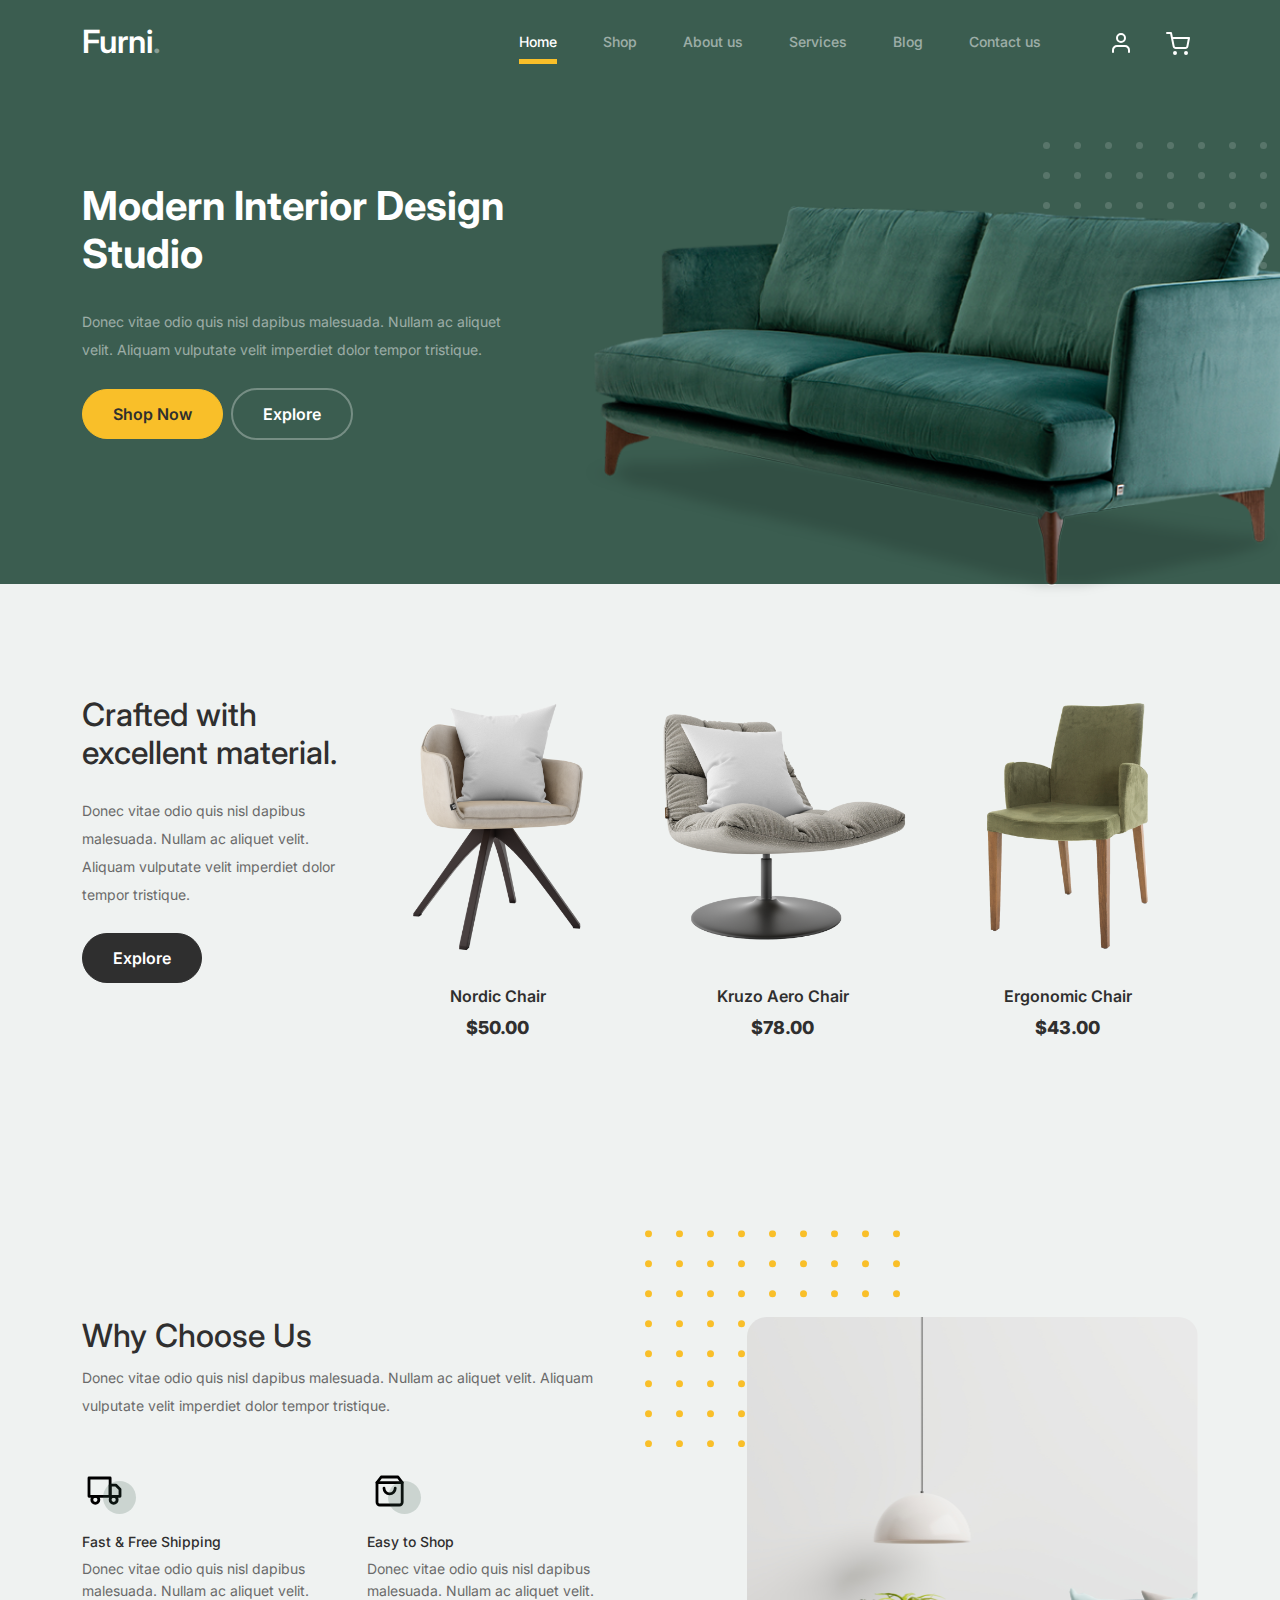
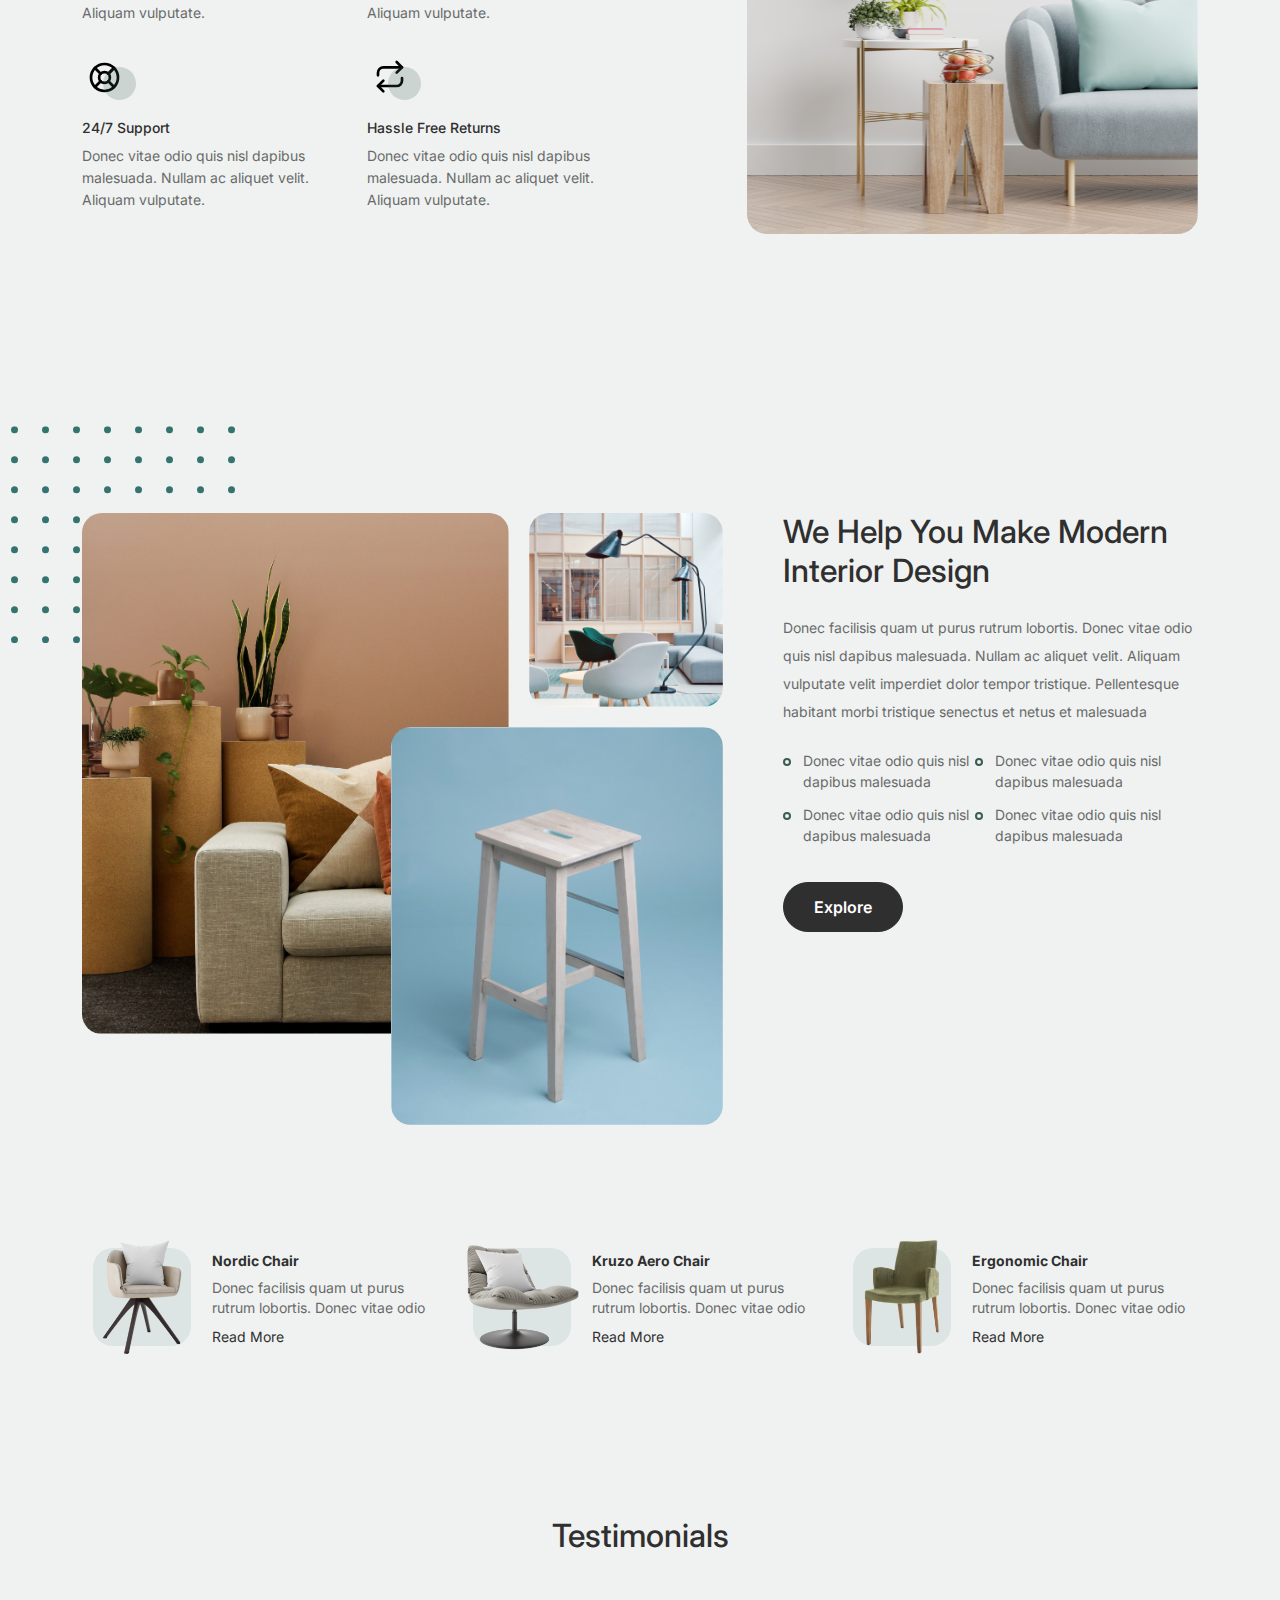
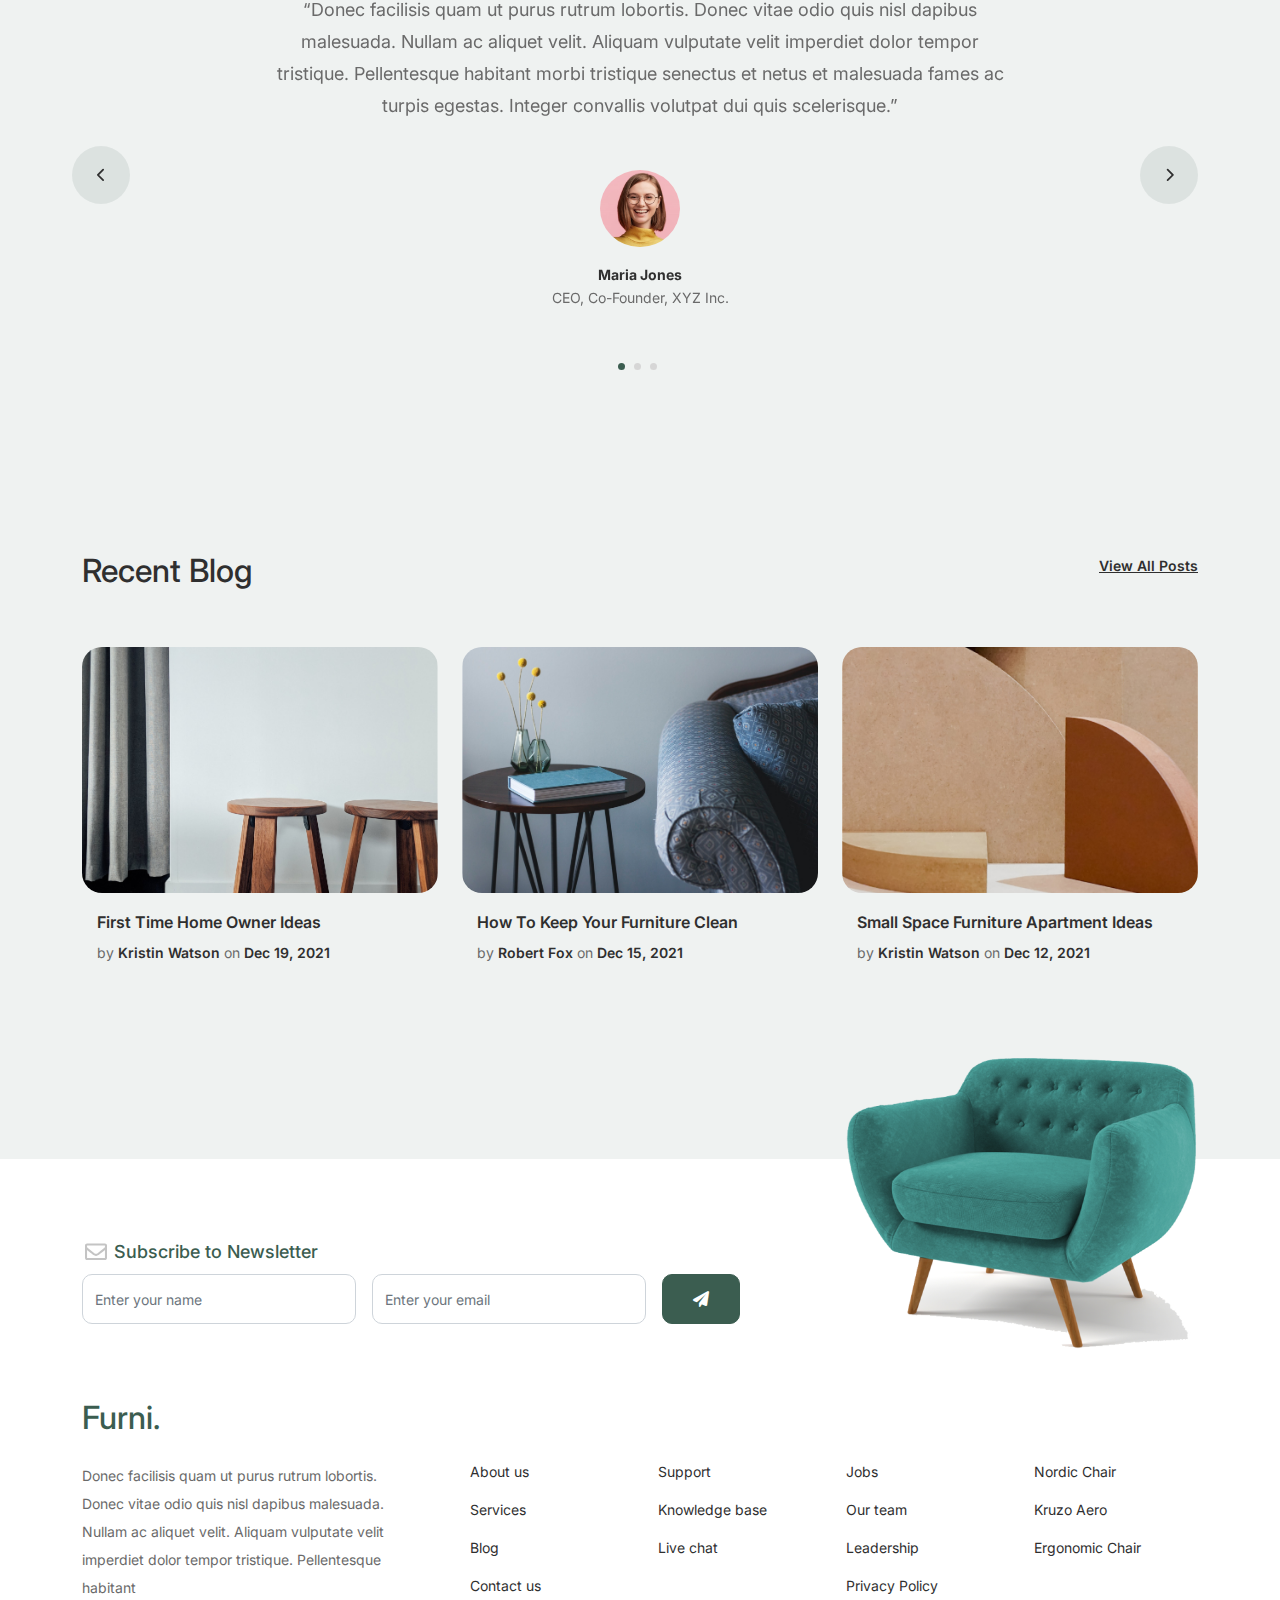
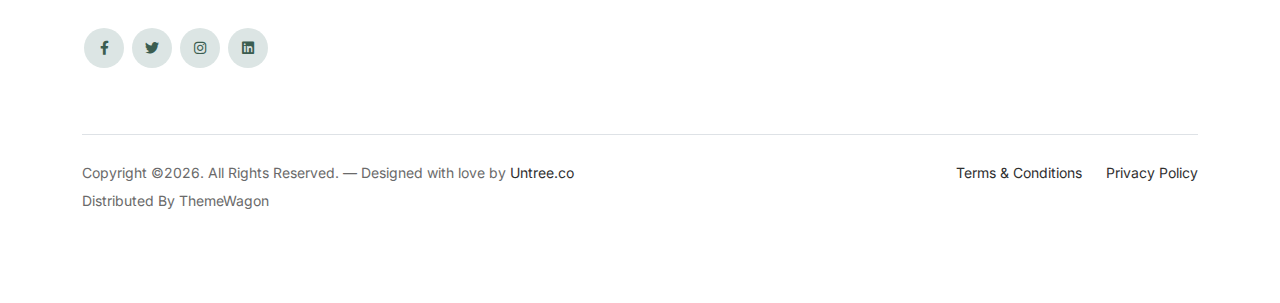
<file: index.html>
<!-- /*
* Bootstrap 5
* Template Name: Furni
* Template Author: Untree.co
* Template URI: https://untree.co/
* License: https://creativecommons.org/licenses/by/3.0/
*/ -->
<!doctype html>
<html lang="en">
<head>
  <meta charset="utf-8">
  <meta name="viewport" content="width=device-width, initial-scale=1, shrink-to-fit=no">
  <meta name="author" content="Untree.co">
  <link rel="shortcut icon" href="favicon.png">

  <meta name="description" content="" />
  <meta name="keywords" content="bootstrap, bootstrap4" />

		<!-- Bootstrap CSS -->
		<link href="css/bootstrap.min.css" rel="stylesheet">
		<link href="https://cdnjs.cloudflare.com/ajax/libs/font-awesome/6.0.0-beta3/css/all.min.css" rel="stylesheet">
		<link href="css/tiny-slider.css" rel="stylesheet">
		<link href="css/style.css" rel="stylesheet">
		<title>Furni Free Bootstrap 5 Template for Furniture and Interior Design Websites by Untree.co </title>
	</head>

	<body>

		<!-- Start Header/Navigation -->
		<nav class="custom-navbar navbar navbar navbar-expand-md navbar-dark bg-dark" arial-label="Furni navigation bar">

			<div class="container">
				<a class="navbar-brand" href="index.html">Furni<span>.</span></a>

				<button class="navbar-toggler" type="button" data-bs-toggle="collapse" data-bs-target="#navbarsFurni" aria-controls="navbarsFurni" aria-expanded="false" aria-label="Toggle navigation">
					<span class="navbar-toggler-icon"></span>
				</button>

				<div class="collapse navbar-collapse" id="navbarsFurni">
					<ul class="custom-navbar-nav navbar-nav ms-auto mb-2 mb-md-0">
						<li class="nav-item active">
							<a class="nav-link" href="index.html">Home</a>
						</li>
						<li><a class="nav-link" href="shop.html">Shop</a></li>
						<li><a class="nav-link" href="about.html">About us</a></li>
						<li><a class="nav-link" href="services.html">Services</a></li>
						<li><a class="nav-link" href="blog.html">Blog</a></li>
						<li><a class="nav-link" href="contact.html">Contact us</a></li>
					</ul>

					<ul class="custom-navbar-cta navbar-nav mb-2 mb-md-0 ms-5">
						<li><a class="nav-link" href="#"><img src="images/user.svg"></a></li>
						<li><a class="nav-link" href="cart.html"><img src="images/cart.svg"></a></li>
					</ul>
				</div>
			</div>
				
		</nav>
		<!-- End Header/Navigation -->

		<!-- Start Hero Section -->
			<div class="hero">
				<div class="container">
					<div class="row justify-content-between">
						<div class="col-lg-5">
							<div class="intro-excerpt">
								<h1>Modern Interior <span clsas="d-block">Design Studio</span></h1>
								<p class="mb-4">Donec vitae odio quis nisl dapibus malesuada. Nullam ac aliquet velit. Aliquam vulputate velit imperdiet dolor tempor tristique.</p>
								<p><a href="" class="btn btn-secondary me-2">Shop Now</a><a href="#" class="btn btn-white-outline">Explore</a></p>
							</div>
						</div>
						<div class="col-lg-7">
							<div class="hero-img-wrap">
								<img src="images/couch.png" class="img-fluid">
							</div>
						</div>
					</div>
				</div>
			</div>
		<!-- End Hero Section -->

		<!-- Start Product Section -->
		<div class="product-section">
			<div class="container">
				<div class="row">

					<!-- Start Column 1 -->
					<div class="col-md-12 col-lg-3 mb-5 mb-lg-0">
						<h2 class="mb-4 section-title">Crafted with excellent material.</h2>
						<p class="mb-4">Donec vitae odio quis nisl dapibus malesuada. Nullam ac aliquet velit. Aliquam vulputate velit imperdiet dolor tempor tristique. </p>
						<p><a href="shop.html" class="btn">Explore</a></p>
					</div> 
					<!-- End Column 1 -->

					<!-- Start Column 2 -->
					<div class="col-12 col-md-4 col-lg-3 mb-5 mb-md-0">
						<a class="product-item" href="cart.html">
							<img src="images/product-1.png" class="img-fluid product-thumbnail">
							<h3 class="product-title">Nordic Chair</h3>
							<strong class="product-price">$50.00</strong>

							<span class="icon-cross">
								<img src="images/cross.svg" class="img-fluid">
							</span>
						</a>
					</div> 
					<!-- End Column 2 -->

					<!-- Start Column 3 -->
					<div class="col-12 col-md-4 col-lg-3 mb-5 mb-md-0">
						<a class="product-item" href="cart.html">
							<img src="images/product-2.png" class="img-fluid product-thumbnail">
							<h3 class="product-title">Kruzo Aero Chair</h3>
							<strong class="product-price">$78.00</strong>

							<span class="icon-cross">
								<img src="images/cross.svg" class="img-fluid">
							</span>
						</a>
					</div>
					<!-- End Column 3 -->

					<!-- Start Column 4 -->
					<div class="col-12 col-md-4 col-lg-3 mb-5 mb-md-0">
						<a class="product-item" href="cart.html">
							<img src="images/product-3.png" class="img-fluid product-thumbnail">
							<h3 class="product-title">Ergonomic Chair</h3>
							<strong class="product-price">$43.00</strong>

							<span class="icon-cross">
								<img src="images/cross.svg" class="img-fluid">
							</span>
						</a>
					</div>
					<!-- End Column 4 -->

				</div>
			</div>
		</div>
		<!-- End Product Section -->

		<!-- Start Why Choose Us Section -->
		<div class="why-choose-section">
			<div class="container">
				<div class="row justify-content-between">
					<div class="col-lg-6">
						<h2 class="section-title">Why Choose Us</h2>
						<p>Donec vitae odio quis nisl dapibus malesuada. Nullam ac aliquet velit. Aliquam vulputate velit imperdiet dolor tempor tristique.</p>

						<div class="row my-5">
							<div class="col-6 col-md-6">
								<div class="feature">
									<div class="icon">
										<img src="images/truck.svg" alt="Image" class="imf-fluid">
									</div>
									<h3>Fast &amp; Free Shipping</h3>
									<p>Donec vitae odio quis nisl dapibus malesuada. Nullam ac aliquet velit. Aliquam vulputate.</p>
								</div>
							</div>

							<div class="col-6 col-md-6">
								<div class="feature">
									<div class="icon">
										<img src="images/bag.svg" alt="Image" class="imf-fluid">
									</div>
									<h3>Easy to Shop</h3>
									<p>Donec vitae odio quis nisl dapibus malesuada. Nullam ac aliquet velit. Aliquam vulputate.</p>
								</div>
							</div>

							<div class="col-6 col-md-6">
								<div class="feature">
									<div class="icon">
										<img src="images/support.svg" alt="Image" class="imf-fluid">
									</div>
									<h3>24/7 Support</h3>
									<p>Donec vitae odio quis nisl dapibus malesuada. Nullam ac aliquet velit. Aliquam vulputate.</p>
								</div>
							</div>

							<div class="col-6 col-md-6">
								<div class="feature">
									<div class="icon">
										<img src="images/return.svg" alt="Image" class="imf-fluid">
									</div>
									<h3>Hassle Free Returns</h3>
									<p>Donec vitae odio quis nisl dapibus malesuada. Nullam ac aliquet velit. Aliquam vulputate.</p>
								</div>
							</div>

						</div>
					</div>

					<div class="col-lg-5">
						<div class="img-wrap">
							<img src="images/why-choose-us-img.jpg" alt="Image" class="img-fluid">
						</div>
					</div>

				</div>
			</div>
		</div>
		<!-- End Why Choose Us Section -->

		<!-- Start We Help Section -->
		<div class="we-help-section">
			<div class="container">
				<div class="row justify-content-between">
					<div class="col-lg-7 mb-5 mb-lg-0">
						<div class="imgs-grid">
							<div class="grid grid-1"><img src="images/img-grid-1.jpg" alt="Untree.co"></div>
							<div class="grid grid-2"><img src="images/img-grid-2.jpg" alt="Untree.co"></div>
							<div class="grid grid-3"><img src="images/img-grid-3.jpg" alt="Untree.co"></div>
						</div>
					</div>
					<div class="col-lg-5 ps-lg-5">
						<h2 class="section-title mb-4">We Help You Make Modern Interior Design</h2>
						<p>Donec facilisis quam ut purus rutrum lobortis. Donec vitae odio quis nisl dapibus malesuada. Nullam ac aliquet velit. Aliquam vulputate velit imperdiet dolor tempor tristique. Pellentesque habitant morbi tristique senectus et netus et malesuada</p>

						<ul class="list-unstyled custom-list my-4">
							<li>Donec vitae odio quis nisl dapibus malesuada</li>
							<li>Donec vitae odio quis nisl dapibus malesuada</li>
							<li>Donec vitae odio quis nisl dapibus malesuada</li>
							<li>Donec vitae odio quis nisl dapibus malesuada</li>
						</ul>
						<p><a herf="#" class="btn">Explore</a></p>
					</div>
				</div>
			</div>
		</div>
		<!-- End We Help Section -->

		<!-- Start Popular Product -->
		<div class="popular-product">
			<div class="container">
				<div class="row">

					<div class="col-12 col-md-6 col-lg-4 mb-4 mb-lg-0">
						<div class="product-item-sm d-flex">
							<div class="thumbnail">
								<img src="images/product-1.png" alt="Image" class="img-fluid">
							</div>
							<div class="pt-3">
								<h3>Nordic Chair</h3>
								<p>Donec facilisis quam ut purus rutrum lobortis. Donec vitae odio </p>
								<p><a href="#">Read More</a></p>
							</div>
						</div>
					</div>

					<div class="col-12 col-md-6 col-lg-4 mb-4 mb-lg-0">
						<div class="product-item-sm d-flex">
							<div class="thumbnail">
								<img src="images/product-2.png" alt="Image" class="img-fluid">
							</div>
							<div class="pt-3">
								<h3>Kruzo Aero Chair</h3>
								<p>Donec facilisis quam ut purus rutrum lobortis. Donec vitae odio </p>
								<p><a href="#">Read More</a></p>
							</div>
						</div>
					</div>

					<div class="col-12 col-md-6 col-lg-4 mb-4 mb-lg-0">
						<div class="product-item-sm d-flex">
							<div class="thumbnail">
								<img src="images/product-3.png" alt="Image" class="img-fluid">
							</div>
							<div class="pt-3">
								<h3>Ergonomic Chair</h3>
								<p>Donec facilisis quam ut purus rutrum lobortis. Donec vitae odio </p>
								<p><a href="#">Read More</a></p>
							</div>
						</div>
					</div>

				</div>
			</div>
		</div>
		<!-- End Popular Product -->

		<!-- Start Testimonial Slider -->
		<div class="testimonial-section">
			<div class="container">
				<div class="row">
					<div class="col-lg-7 mx-auto text-center">
						<h2 class="section-title">Testimonials</h2>
					</div>
				</div>

				<div class="row justify-content-center">
					<div class="col-lg-12">
						<div class="testimonial-slider-wrap text-center">

							<div id="testimonial-nav">
								<span class="prev" data-controls="prev"><span class="fa fa-chevron-left"></span></span>
								<span class="next" data-controls="next"><span class="fa fa-chevron-right"></span></span>
							</div>

							<div class="testimonial-slider">
								
								<div class="item">
									<div class="row justify-content-center">
										<div class="col-lg-8 mx-auto">

											<div class="testimonial-block text-center">
												<blockquote class="mb-5">
													<p>&ldquo;Donec facilisis quam ut purus rutrum lobortis. Donec vitae odio quis nisl dapibus malesuada. Nullam ac aliquet velit. Aliquam vulputate velit imperdiet dolor tempor tristique. Pellentesque habitant morbi tristique senectus et netus et malesuada fames ac turpis egestas. Integer convallis volutpat dui quis scelerisque.&rdquo;</p>
												</blockquote>

												<div class="author-info">
													<div class="author-pic">
														<img src="images/person-1.png" alt="Maria Jones" class="img-fluid">
													</div>
													<h3 class="font-weight-bold">Maria Jones</h3>
													<span class="position d-block mb-3">CEO, Co-Founder, XYZ Inc.</span>
												</div>
											</div>

										</div>
									</div>
								</div> 
								<!-- END item -->

								<div class="item">
									<div class="row justify-content-center">
										<div class="col-lg-8 mx-auto">

											<div class="testimonial-block text-center">
												<blockquote class="mb-5">
													<p>&ldquo;Donec facilisis quam ut purus rutrum lobortis. Donec vitae odio quis nisl dapibus malesuada. Nullam ac aliquet velit. Aliquam vulputate velit imperdiet dolor tempor tristique. Pellentesque habitant morbi tristique senectus et netus et malesuada fames ac turpis egestas. Integer convallis volutpat dui quis scelerisque.&rdquo;</p>
												</blockquote>

												<div class="author-info">
													<div class="author-pic">
														<img src="images/person-1.png" alt="Maria Jones" class="img-fluid">
													</div>
													<h3 class="font-weight-bold">Maria Jones</h3>
													<span class="position d-block mb-3">CEO, Co-Founder, XYZ Inc.</span>
												</div>
											</div>

										</div>
									</div>
								</div> 
								<!-- END item -->

								<div class="item">
									<div class="row justify-content-center">
										<div class="col-lg-8 mx-auto">

											<div class="testimonial-block text-center">
												<blockquote class="mb-5">
													<p>&ldquo;Donec facilisis quam ut purus rutrum lobortis. Donec vitae odio quis nisl dapibus malesuada. Nullam ac aliquet velit. Aliquam vulputate velit imperdiet dolor tempor tristique. Pellentesque habitant morbi tristique senectus et netus et malesuada fames ac turpis egestas. Integer convallis volutpat dui quis scelerisque.&rdquo;</p>
												</blockquote>

												<div class="author-info">
													<div class="author-pic">
														<img src="images/person-1.png" alt="Maria Jones" class="img-fluid">
													</div>
													<h3 class="font-weight-bold">Maria Jones</h3>
													<span class="position d-block mb-3">CEO, Co-Founder, XYZ Inc.</span>
												</div>
											</div>

										</div>
									</div>
								</div> 
								<!-- END item -->

							</div>

						</div>
					</div>
				</div>
			</div>
		</div>
		<!-- End Testimonial Slider -->

		<!-- Start Blog Section -->
		<div class="blog-section">
			<div class="container">
				<div class="row mb-5">
					<div class="col-md-6">
						<h2 class="section-title">Recent Blog</h2>
					</div>
					<div class="col-md-6 text-start text-md-end">
						<a href="#" class="more">View All Posts</a>
					</div>
				</div>

				<div class="row">

					<div class="col-12 col-sm-6 col-md-4 mb-4 mb-md-0">
						<div class="post-entry">
							<a href="#" class="post-thumbnail"><img src="images/post-1.jpg" alt="Image" class="img-fluid"></a>
							<div class="post-content-entry">
								<h3><a href="#">First Time Home Owner Ideas</a></h3>
								<div class="meta">
									<span>by <a href="#">Kristin Watson</a></span> <span>on <a href="#">Dec 19, 2021</a></span>
								</div>
							</div>
						</div>
					</div>

					<div class="col-12 col-sm-6 col-md-4 mb-4 mb-md-0">
						<div class="post-entry">
							<a href="#" class="post-thumbnail"><img src="images/post-2.jpg" alt="Image" class="img-fluid"></a>
							<div class="post-content-entry">
								<h3><a href="#">How To Keep Your Furniture Clean</a></h3>
								<div class="meta">
									<span>by <a href="#">Robert Fox</a></span> <span>on <a href="#">Dec 15, 2021</a></span>
								</div>
							</div>
						</div>
					</div>

					<div class="col-12 col-sm-6 col-md-4 mb-4 mb-md-0">
						<div class="post-entry">
							<a href="#" class="post-thumbnail"><img src="images/post-3.jpg" alt="Image" class="img-fluid"></a>
							<div class="post-content-entry">
								<h3><a href="#">Small Space Furniture Apartment Ideas</a></h3>
								<div class="meta">
									<span>by <a href="#">Kristin Watson</a></span> <span>on <a href="#">Dec 12, 2021</a></span>
								</div>
							</div>
						</div>
					</div>

				</div>
			</div>
		</div>
		<!-- End Blog Section -->	

		<!-- Start Footer Section -->
		<footer class="footer-section">
			<div class="container relative">

				<div class="sofa-img">
					<img src="images/sofa.png" alt="Image" class="img-fluid">
				</div>

				<div class="row">
					<div class="col-lg-8">
						<div class="subscription-form">
							<h3 class="d-flex align-items-center"><span class="me-1"><img src="images/envelope-outline.svg" alt="Image" class="img-fluid"></span><span>Subscribe to Newsletter</span></h3>

							<form action="#" class="row g-3">
								<div class="col-auto">
									<input type="text" class="form-control" placeholder="Enter your name">
								</div>
								<div class="col-auto">
									<input type="email" class="form-control" placeholder="Enter your email">
								</div>
								<div class="col-auto">
									<button class="btn btn-primary">
										<span class="fa fa-paper-plane"></span>
									</button>
								</div>
							</form>

						</div>
					</div>
				</div>

				<div class="row g-5 mb-5">
					<div class="col-lg-4">
						<div class="mb-4 footer-logo-wrap"><a href="#" class="footer-logo">Furni<span>.</span></a></div>
						<p class="mb-4">Donec facilisis quam ut purus rutrum lobortis. Donec vitae odio quis nisl dapibus malesuada. Nullam ac aliquet velit. Aliquam vulputate velit imperdiet dolor tempor tristique. Pellentesque habitant</p>

						<ul class="list-unstyled custom-social">
							<li><a href="#"><span class="fa fa-brands fa-facebook-f"></span></a></li>
							<li><a href="#"><span class="fa fa-brands fa-twitter"></span></a></li>
							<li><a href="#"><span class="fa fa-brands fa-instagram"></span></a></li>
							<li><a href="#"><span class="fa fa-brands fa-linkedin"></span></a></li>
						</ul>
					</div>

					<div class="col-lg-8">
						<div class="row links-wrap">
							<div class="col-6 col-sm-6 col-md-3">
								<ul class="list-unstyled">
									<li><a href="#">About us</a></li>
									<li><a href="#">Services</a></li>
									<li><a href="#">Blog</a></li>
									<li><a href="#">Contact us</a></li>
								</ul>
							</div>

							<div class="col-6 col-sm-6 col-md-3">
								<ul class="list-unstyled">
									<li><a href="#">Support</a></li>
									<li><a href="#">Knowledge base</a></li>
									<li><a href="#">Live chat</a></li>
								</ul>
							</div>

							<div class="col-6 col-sm-6 col-md-3">
								<ul class="list-unstyled">
									<li><a href="#">Jobs</a></li>
									<li><a href="#">Our team</a></li>
									<li><a href="#">Leadership</a></li>
									<li><a href="#">Privacy Policy</a></li>
								</ul>
							</div>

							<div class="col-6 col-sm-6 col-md-3">
								<ul class="list-unstyled">
									<li><a href="#">Nordic Chair</a></li>
									<li><a href="#">Kruzo Aero</a></li>
									<li><a href="#">Ergonomic Chair</a></li>
								</ul>
							</div>
						</div>
					</div>

				</div>

				<div class="border-top copyright">
					<div class="row pt-4">
						<div class="col-lg-6">
							<p class="mb-2 text-center text-lg-start">Copyright &copy;<script>document.write(new Date().getFullYear());</script>. All Rights Reserved. &mdash; Designed with love by <a href="https://untree.co">Untree.co</a> Distributed By <a hreff="https://themewagon.com">ThemeWagon</a>  <!-- License information: https://untree.co/license/ -->
            </p>
						</div>

						<div class="col-lg-6 text-center text-lg-end">
							<ul class="list-unstyled d-inline-flex ms-auto">
								<li class="me-4"><a href="#">Terms &amp; Conditions</a></li>
								<li><a href="#">Privacy Policy</a></li>
							</ul>
						</div>

					</div>
				</div>

			</div>
		</footer>
		<!-- End Footer Section -->	


		<script src="js/bootstrap.bundle.min.js"></script>
		<script src="js/tiny-slider.js"></script>
		<script src="js/custom.js"></script>
	</body>

</html>
</file>
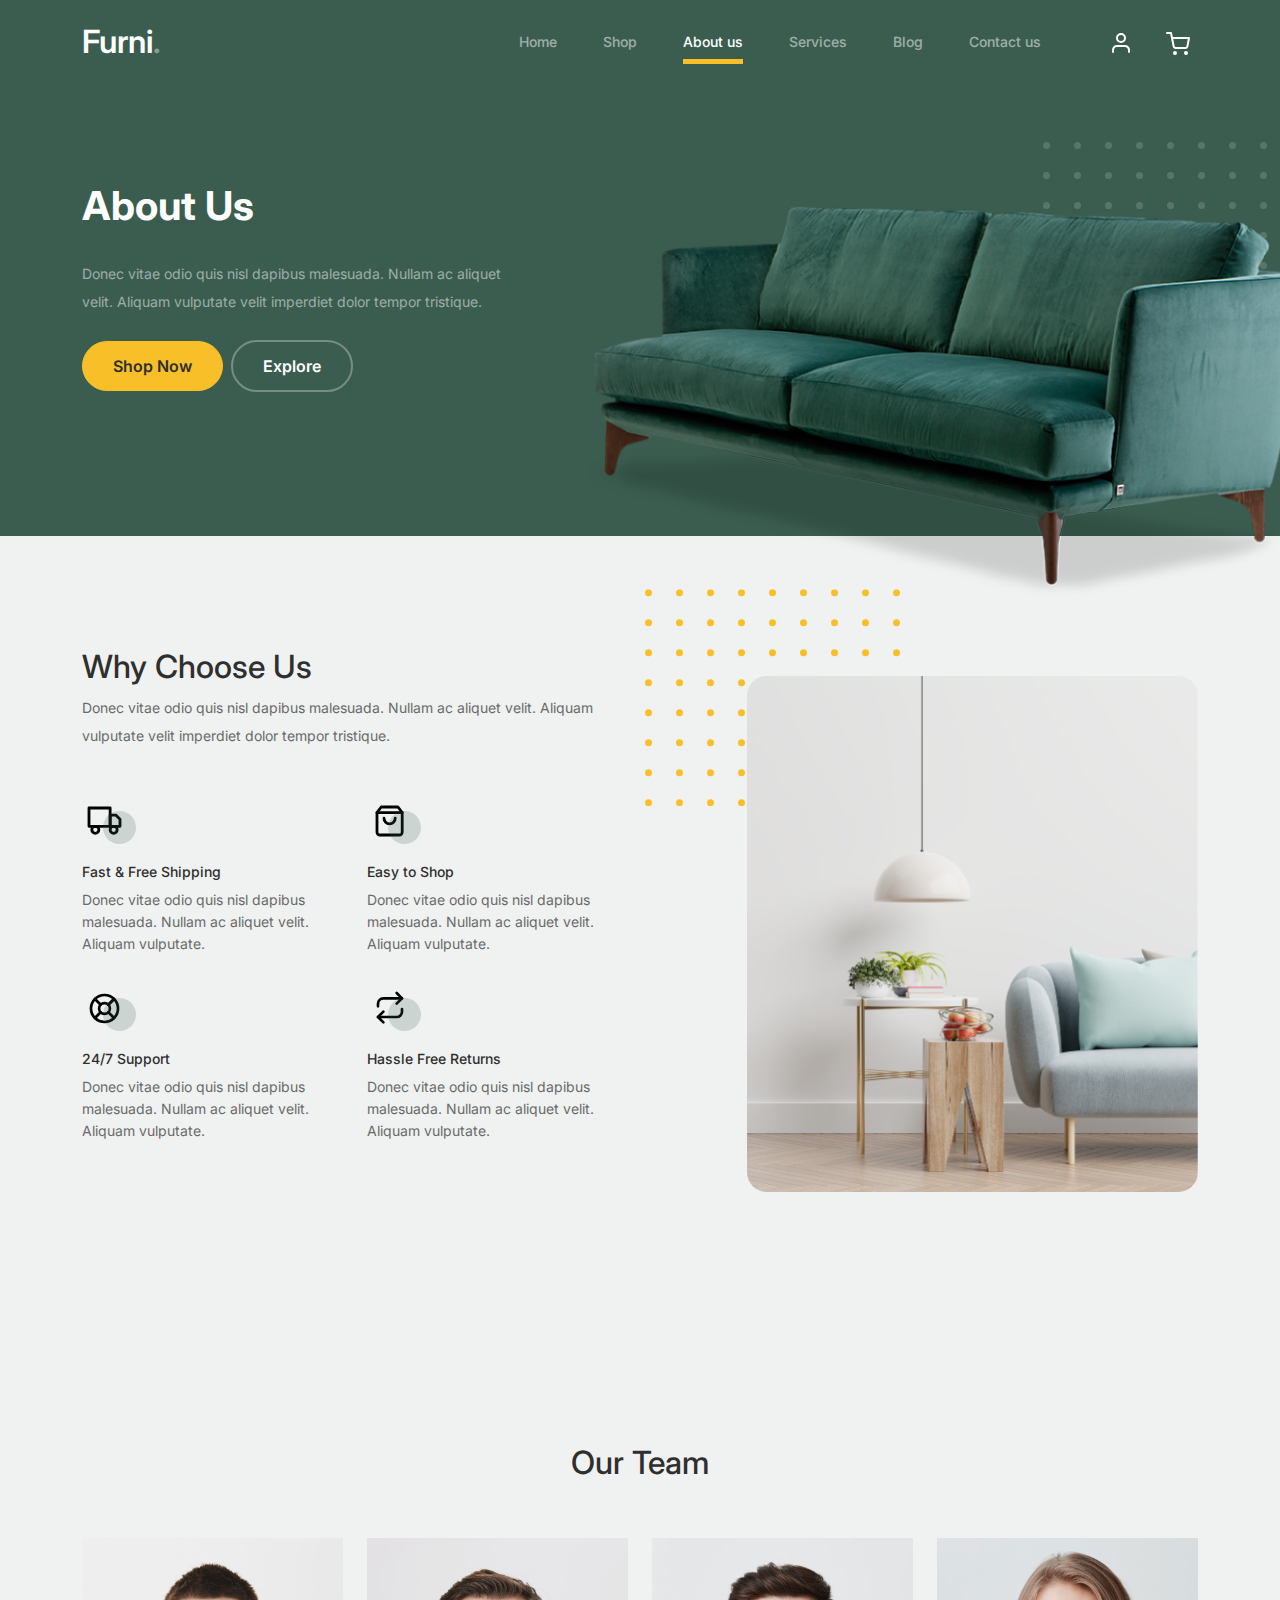
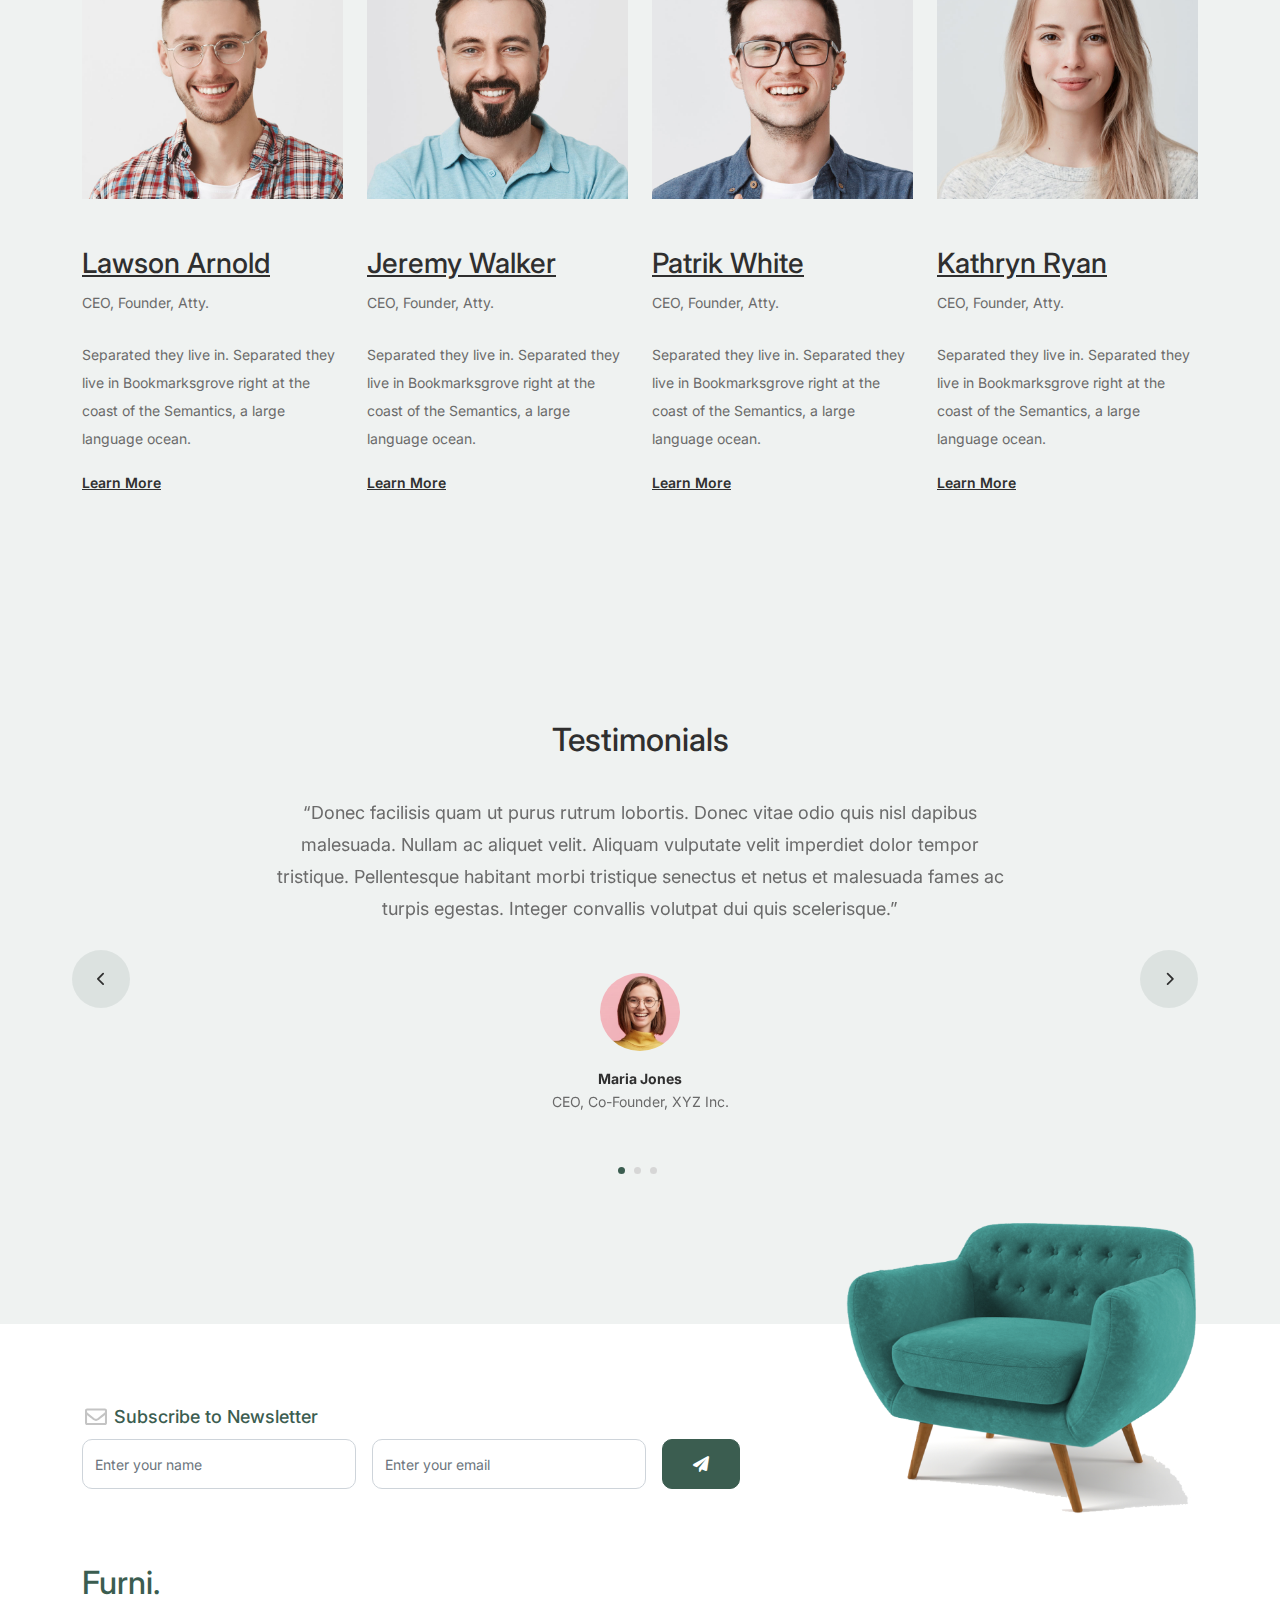
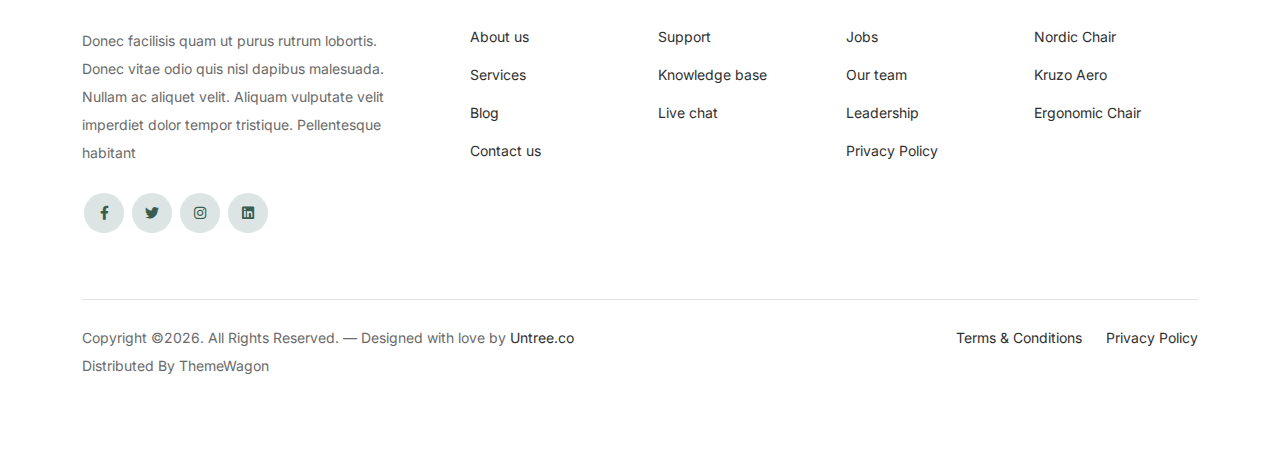
<file: about.html>
<!-- /*
* Bootstrap 5
* Template Name: Furni
* Template Author: Untree.co
* Template URI: https://untree.co/
* License: https://creativecommons.org/licenses/by/3.0/
*/ -->
<!doctype html>
<html lang="en">
<head>
  <meta charset="utf-8">
  <meta name="viewport" content="width=device-width, initial-scale=1, shrink-to-fit=no">
  <meta name="author" content="Untree.co">
  <link rel="shortcut icon" href="favicon.png">

  <meta name="description" content="" />
  <meta name="keywords" content="bootstrap, bootstrap4" />

		<!-- Bootstrap CSS -->
		<link href="css/bootstrap.min.css" rel="stylesheet">
		<link href="https://cdnjs.cloudflare.com/ajax/libs/font-awesome/6.0.0-beta3/css/all.min.css" rel="stylesheet">
		<link href="css/tiny-slider.css" rel="stylesheet">
		<link href="css/style.css" rel="stylesheet">
		<title>Furni Free Bootstrap 5 Template for Furniture and Interior Design Websites by Untree.co </title>
	</head>

	<body>

		<!-- Start Header/Navigation -->
		<nav class="custom-navbar navbar navbar navbar-expand-md navbar-dark bg-dark" arial-label="Furni navigation bar">

			<div class="container">
				<a class="navbar-brand" href="index.html">Furni<span>.</span></a>

				<button class="navbar-toggler" type="button" data-bs-toggle="collapse" data-bs-target="#navbarsFurni" aria-controls="navbarsFurni" aria-expanded="false" aria-label="Toggle navigation">
					<span class="navbar-toggler-icon"></span>
				</button>

				<div class="collapse navbar-collapse" id="navbarsFurni">
					<ul class="custom-navbar-nav navbar-nav ms-auto mb-2 mb-md-0">
						<li class="nav-item ">
							<a class="nav-link" href="index.html">Home</a>
						</li>
						<li><a class="nav-link" href="shop.html">Shop</a></li>
						<li class="active"><a class="nav-link" href="about.html">About us</a></li>
						<li><a class="nav-link" href="services.html">Services</a></li>
						<li><a class="nav-link" href="blog.html">Blog</a></li>
						<li><a class="nav-link" href="contact.html">Contact us</a></li>
					</ul>

					<ul class="custom-navbar-cta navbar-nav mb-2 mb-md-0 ms-5">
						<li><a class="nav-link" href="#"><img src="images/user.svg"></a></li>
						<li><a class="nav-link" href="cart.html"><img src="images/cart.svg"></a></li>
					</ul>
				</div>
			</div>
				
		</nav>
		<!-- End Header/Navigation -->

		<!-- Start Hero Section -->
			<div class="hero">
				<div class="container">
					<div class="row justify-content-between">
						<div class="col-lg-5">
							<div class="intro-excerpt">
								<h1>About Us</h1>
								<p class="mb-4">Donec vitae odio quis nisl dapibus malesuada. Nullam ac aliquet velit. Aliquam vulputate velit imperdiet dolor tempor tristique.</p>
								<p><a href="" class="btn btn-secondary me-2">Shop Now</a><a href="#" class="btn btn-white-outline">Explore</a></p>
							</div>
						</div>
						<div class="col-lg-7">
							<div class="hero-img-wrap">
								<img src="images/couch.png" class="img-fluid">
							</div>
						</div>
					</div>
				</div>
			</div>
		<!-- End Hero Section -->

		

		<!-- Start Why Choose Us Section -->
		<div class="why-choose-section">
			<div class="container">
				<div class="row justify-content-between align-items-center">
					<div class="col-lg-6">
						<h2 class="section-title">Why Choose Us</h2>
						<p>Donec vitae odio quis nisl dapibus malesuada. Nullam ac aliquet velit. Aliquam vulputate velit imperdiet dolor tempor tristique.</p>

						<div class="row my-5">
							<div class="col-6 col-md-6">
								<div class="feature">
									<div class="icon">
										<img src="images/truck.svg" alt="Image" class="imf-fluid">
									</div>
									<h3>Fast &amp; Free Shipping</h3>
									<p>Donec vitae odio quis nisl dapibus malesuada. Nullam ac aliquet velit. Aliquam vulputate.</p>
								</div>
							</div>

							<div class="col-6 col-md-6">
								<div class="feature">
									<div class="icon">
										<img src="images/bag.svg" alt="Image" class="imf-fluid">
									</div>
									<h3>Easy to Shop</h3>
									<p>Donec vitae odio quis nisl dapibus malesuada. Nullam ac aliquet velit. Aliquam vulputate.</p>
								</div>
							</div>

							<div class="col-6 col-md-6">
								<div class="feature">
									<div class="icon">
										<img src="images/support.svg" alt="Image" class="imf-fluid">
									</div>
									<h3>24/7 Support</h3>
									<p>Donec vitae odio quis nisl dapibus malesuada. Nullam ac aliquet velit. Aliquam vulputate.</p>
								</div>
							</div>

							<div class="col-6 col-md-6">
								<div class="feature">
									<div class="icon">
										<img src="images/return.svg" alt="Image" class="imf-fluid">
									</div>
									<h3>Hassle Free Returns</h3>
									<p>Donec vitae odio quis nisl dapibus malesuada. Nullam ac aliquet velit. Aliquam vulputate.</p>
								</div>
							</div>

						</div>
					</div>

					<div class="col-lg-5">
						<div class="img-wrap">
							<img src="images/why-choose-us-img.jpg" alt="Image" class="img-fluid">
						</div>
					</div>

				</div>
			</div>
		</div>
		<!-- End Why Choose Us Section -->

		<!-- Start Team Section -->
		<div class="untree_co-section">
			<div class="container">

				<div class="row mb-5">
					<div class="col-lg-5 mx-auto text-center">
						<h2 class="section-title">Our Team</h2>
					</div>
				</div>

				<div class="row">

					<!-- Start Column 1 -->
					<div class="col-12 col-md-6 col-lg-3 mb-5 mb-md-0">
						<img src="images/person_1.jpg" class="img-fluid mb-5">
						<h3 clas><a href="#"><span class="">Lawson</span> Arnold</a></h3>
            <span class="d-block position mb-4">CEO, Founder, Atty.</span>
            <p>Separated they live in.
            Separated they live in Bookmarksgrove right at the coast of the Semantics, a large language ocean.</p>
            <p class="mb-0"><a href="#" class="more dark">Learn More <span class="icon-arrow_forward"></span></a></p>
					</div> 
					<!-- End Column 1 -->

					<!-- Start Column 2 -->
					<div class="col-12 col-md-6 col-lg-3 mb-5 mb-md-0">
						<img src="images/person_2.jpg" class="img-fluid mb-5">

						<h3 clas><a href="#"><span class="">Jeremy</span> Walker</a></h3>
            <span class="d-block position mb-4">CEO, Founder, Atty.</span>
            <p>Separated they live in.
            Separated they live in Bookmarksgrove right at the coast of the Semantics, a large language ocean.</p>
            <p class="mb-0"><a href="#" class="more dark">Learn More <span class="icon-arrow_forward"></span></a></p>

					</div> 
					<!-- End Column 2 -->

					<!-- Start Column 3 -->
					<div class="col-12 col-md-6 col-lg-3 mb-5 mb-md-0">
						<img src="images/person_3.jpg" class="img-fluid mb-5">
						<h3 clas><a href="#"><span class="">Patrik</span> White</a></h3>
            <span class="d-block position mb-4">CEO, Founder, Atty.</span>
            <p>Separated they live in.
            Separated they live in Bookmarksgrove right at the coast of the Semantics, a large language ocean.</p>
            <p class="mb-0"><a href="#" class="more dark">Learn More <span class="icon-arrow_forward"></span></a></p>
					</div> 
					<!-- End Column 3 -->

					<!-- Start Column 4 -->
					<div class="col-12 col-md-6 col-lg-3 mb-5 mb-md-0">
						<img src="images/person_4.jpg" class="img-fluid mb-5">

						<h3 clas><a href="#"><span class="">Kathryn</span> Ryan</a></h3>
            <span class="d-block position mb-4">CEO, Founder, Atty.</span>
            <p>Separated they live in.
            Separated they live in Bookmarksgrove right at the coast of the Semantics, a large language ocean.</p>
            <p class="mb-0"><a href="#" class="more dark">Learn More <span class="icon-arrow_forward"></span></a></p>

          
					</div> 
					<!-- End Column 4 -->

					

				</div>
			</div>
		</div>
		<!-- End Team Section -->

		

		<!-- Start Testimonial Slider -->
		<div class="testimonial-section before-footer-section">
			<div class="container">
				<div class="row">
					<div class="col-lg-7 mx-auto text-center">
						<h2 class="section-title">Testimonials</h2>
					</div>
				</div>

				<div class="row justify-content-center">
					<div class="col-lg-12">
						<div class="testimonial-slider-wrap text-center">

							<div id="testimonial-nav">
								<span class="prev" data-controls="prev"><span class="fa fa-chevron-left"></span></span>
								<span class="next" data-controls="next"><span class="fa fa-chevron-right"></span></span>
							</div>

							<div class="testimonial-slider">
								
								<div class="item">
									<div class="row justify-content-center">
										<div class="col-lg-8 mx-auto">

											<div class="testimonial-block text-center">
												<blockquote class="mb-5">
													<p>&ldquo;Donec facilisis quam ut purus rutrum lobortis. Donec vitae odio quis nisl dapibus malesuada. Nullam ac aliquet velit. Aliquam vulputate velit imperdiet dolor tempor tristique. Pellentesque habitant morbi tristique senectus et netus et malesuada fames ac turpis egestas. Integer convallis volutpat dui quis scelerisque.&rdquo;</p>
												</blockquote>

												<div class="author-info">
													<div class="author-pic">
														<img src="images/person-1.png" alt="Maria Jones" class="img-fluid">
													</div>
													<h3 class="font-weight-bold">Maria Jones</h3>
													<span class="position d-block mb-3">CEO, Co-Founder, XYZ Inc.</span>
												</div>
											</div>

										</div>
									</div>
								</div> 
								<!-- END item -->

								<div class="item">
									<div class="row justify-content-center">
										<div class="col-lg-8 mx-auto">

											<div class="testimonial-block text-center">
												<blockquote class="mb-5">
													<p>&ldquo;Donec facilisis quam ut purus rutrum lobortis. Donec vitae odio quis nisl dapibus malesuada. Nullam ac aliquet velit. Aliquam vulputate velit imperdiet dolor tempor tristique. Pellentesque habitant morbi tristique senectus et netus et malesuada fames ac turpis egestas. Integer convallis volutpat dui quis scelerisque.&rdquo;</p>
												</blockquote>

												<div class="author-info">
													<div class="author-pic">
														<img src="images/person-1.png" alt="Maria Jones" class="img-fluid">
													</div>
													<h3 class="font-weight-bold">Maria Jones</h3>
													<span class="position d-block mb-3">CEO, Co-Founder, XYZ Inc.</span>
												</div>
											</div>

										</div>
									</div>
								</div> 
								<!-- END item -->

								<div class="item">
									<div class="row justify-content-center">
										<div class="col-lg-8 mx-auto">

											<div class="testimonial-block text-center">
												<blockquote class="mb-5">
													<p>&ldquo;Donec facilisis quam ut purus rutrum lobortis. Donec vitae odio quis nisl dapibus malesuada. Nullam ac aliquet velit. Aliquam vulputate velit imperdiet dolor tempor tristique. Pellentesque habitant morbi tristique senectus et netus et malesuada fames ac turpis egestas. Integer convallis volutpat dui quis scelerisque.&rdquo;</p>
												</blockquote>

												<div class="author-info">
													<div class="author-pic">
														<img src="images/person-1.png" alt="Maria Jones" class="img-fluid">
													</div>
													<h3 class="font-weight-bold">Maria Jones</h3>
													<span class="position d-block mb-3">CEO, Co-Founder, XYZ Inc.</span>
												</div>
											</div>

										</div>
									</div>
								</div> 
								<!-- END item -->

							</div>

						</div>
					</div>
				</div>
			</div>
		</div>
		<!-- End Testimonial Slider -->

		

		<!-- Start Footer Section -->
		<footer class="footer-section">
			<div class="container relative">

				<div class="sofa-img">
					<img src="images/sofa.png" alt="Image" class="img-fluid">
				</div>

				<div class="row">
					<div class="col-lg-8">
						<div class="subscription-form">
							<h3 class="d-flex align-items-center"><span class="me-1"><img src="images/envelope-outline.svg" alt="Image" class="img-fluid"></span><span>Subscribe to Newsletter</span></h3>

							<form action="#" class="row g-3">
								<div class="col-auto">
									<input type="text" class="form-control" placeholder="Enter your name">
								</div>
								<div class="col-auto">
									<input type="email" class="form-control" placeholder="Enter your email">
								</div>
								<div class="col-auto">
									<button class="btn btn-primary">
										<span class="fa fa-paper-plane"></span>
									</button>
								</div>
							</form>

						</div>
					</div>
				</div>

				<div class="row g-5 mb-5">
					<div class="col-lg-4">
						<div class="mb-4 footer-logo-wrap"><a href="#" class="footer-logo">Furni<span>.</span></a></div>
						<p class="mb-4">Donec facilisis quam ut purus rutrum lobortis. Donec vitae odio quis nisl dapibus malesuada. Nullam ac aliquet velit. Aliquam vulputate velit imperdiet dolor tempor tristique. Pellentesque habitant</p>

						<ul class="list-unstyled custom-social">
							<li><a href="#"><span class="fa fa-brands fa-facebook-f"></span></a></li>
							<li><a href="#"><span class="fa fa-brands fa-twitter"></span></a></li>
							<li><a href="#"><span class="fa fa-brands fa-instagram"></span></a></li>
							<li><a href="#"><span class="fa fa-brands fa-linkedin"></span></a></li>
						</ul>
					</div>

					<div class="col-lg-8">
						<div class="row links-wrap">
							<div class="col-6 col-sm-6 col-md-3">
								<ul class="list-unstyled">
									<li><a href="#">About us</a></li>
									<li><a href="#">Services</a></li>
									<li><a href="#">Blog</a></li>
									<li><a href="#">Contact us</a></li>
								</ul>
							</div>

							<div class="col-6 col-sm-6 col-md-3">
								<ul class="list-unstyled">
									<li><a href="#">Support</a></li>
									<li><a href="#">Knowledge base</a></li>
									<li><a href="#">Live chat</a></li>
								</ul>
							</div>

							<div class="col-6 col-sm-6 col-md-3">
								<ul class="list-unstyled">
									<li><a href="#">Jobs</a></li>
									<li><a href="#">Our team</a></li>
									<li><a href="#">Leadership</a></li>
									<li><a href="#">Privacy Policy</a></li>
								</ul>
							</div>

							<div class="col-6 col-sm-6 col-md-3">
								<ul class="list-unstyled">
									<li><a href="#">Nordic Chair</a></li>
									<li><a href="#">Kruzo Aero</a></li>
									<li><a href="#">Ergonomic Chair</a></li>
								</ul>
							</div>
						</div>
					</div>

				</div>

				<div class="border-top copyright">
					<div class="row pt-4">
						<div class="col-lg-6">
							<p class="mb-2 text-center text-lg-start">Copyright &copy;<script>document.write(new Date().getFullYear());</script>. All Rights Reserved. &mdash; Designed with love by <a href="https://untree.co">Untree.co</a> Distributed By <a hreff="https://themewagon.com">ThemeWagon</a>  <!-- License information: https://untree.co/license/ -->
            </p>
						</div>

						<div class="col-lg-6 text-center text-lg-end">
							<ul class="list-unstyled d-inline-flex ms-auto">
								<li class="me-4"><a href="#">Terms &amp; Conditions</a></li>
								<li><a href="#">Privacy Policy</a></li>
							</ul>
						</div>

					</div>
				</div>

			</div>
		</footer>
		<!-- End Footer Section -->	


		<script src="js/bootstrap.bundle.min.js"></script>
		<script src="js/tiny-slider.js"></script>
		<script src="js/custom.js"></script>
	</body>

</html>
</file>
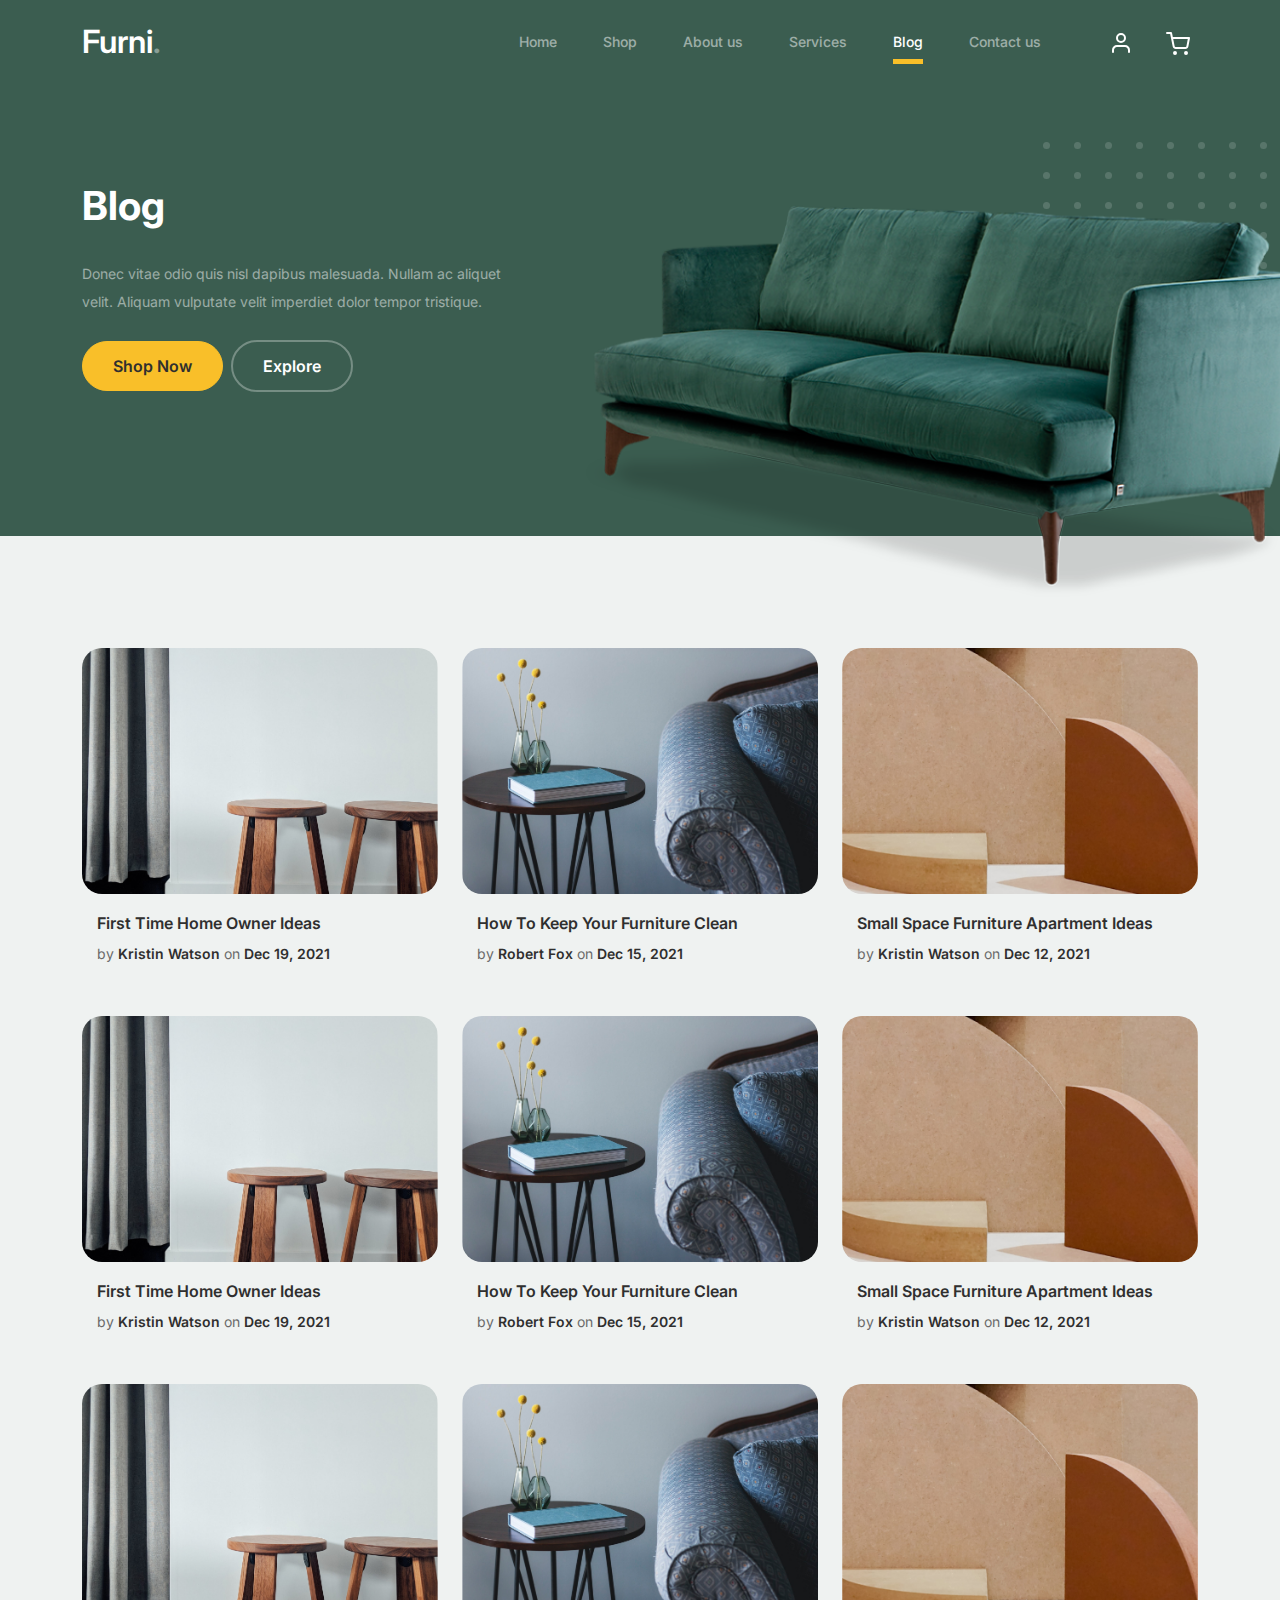
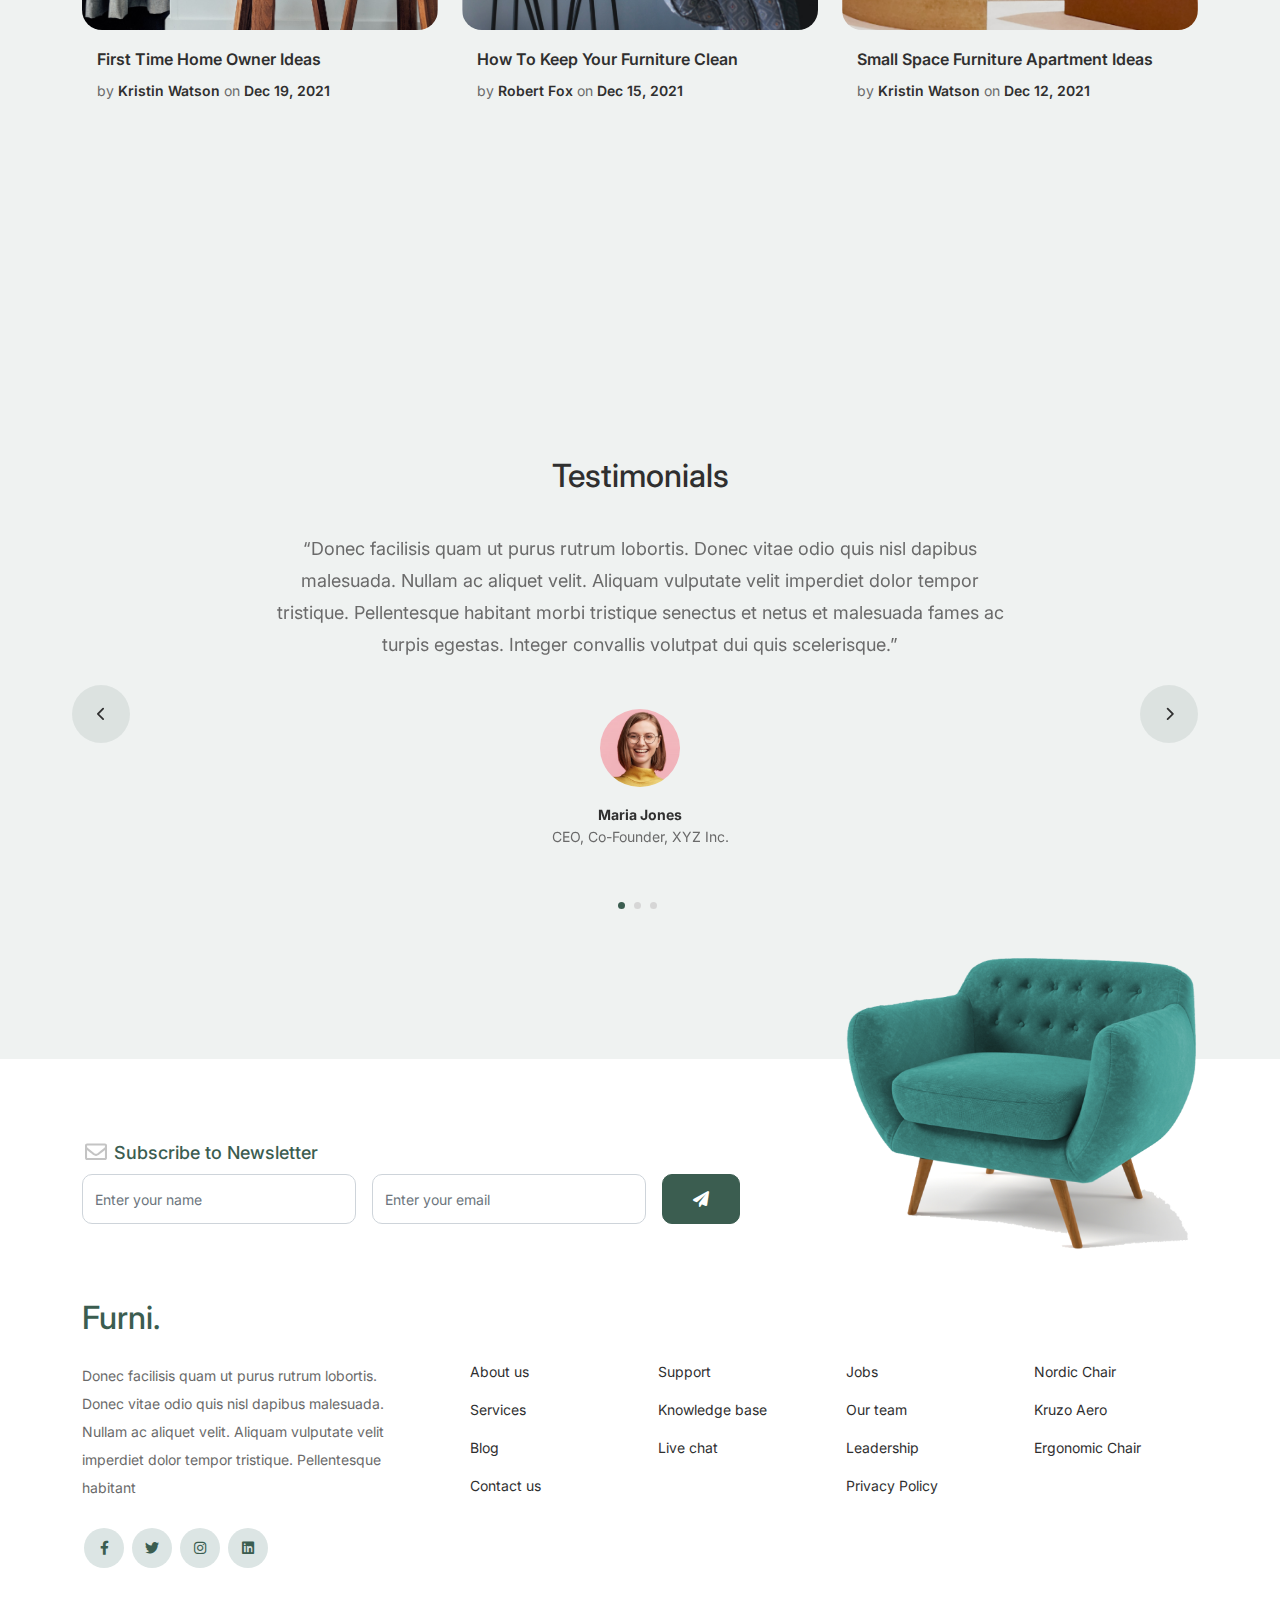
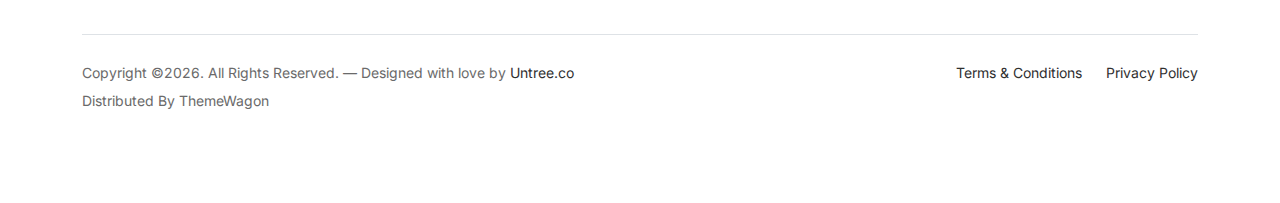
<file: blog.html>
<!-- /*
* Bootstrap 5
* Template Name: Furni
* Template Author: Untree.co
* Template URI: https://untree.co/
* License: https://creativecommons.org/licenses/by/3.0/
*/ -->
<!doctype html>
<html lang="en">
<head>
  <meta charset="utf-8">
  <meta name="viewport" content="width=device-width, initial-scale=1, shrink-to-fit=no">
  <meta name="author" content="Untree.co">
  <link rel="shortcut icon" href="favicon.png">

  <meta name="description" content="" />
  <meta name="keywords" content="bootstrap, bootstrap4" />

		<!-- Bootstrap CSS -->
		<link href="css/bootstrap.min.css" rel="stylesheet">
		<link href="https://cdnjs.cloudflare.com/ajax/libs/font-awesome/6.0.0-beta3/css/all.min.css" rel="stylesheet">
		<link href="css/tiny-slider.css" rel="stylesheet">
		<link href="css/style.css" rel="stylesheet">
		<title>Furni Free Bootstrap 5 Template for Furniture and Interior Design Websites by Untree.co </title>
	</head>

	<body>

		<!-- Start Header/Navigation -->
		<nav class="custom-navbar navbar navbar navbar-expand-md navbar-dark bg-dark" arial-label="Furni navigation bar">

			<div class="container">
				<a class="navbar-brand" href="index.html">Furni<span>.</span></a>

				<button class="navbar-toggler" type="button" data-bs-toggle="collapse" data-bs-target="#navbarsFurni" aria-controls="navbarsFurni" aria-expanded="false" aria-label="Toggle navigation">
					<span class="navbar-toggler-icon"></span>
				</button>

				<div class="collapse navbar-collapse" id="navbarsFurni">
					<ul class="custom-navbar-nav navbar-nav ms-auto mb-2 mb-md-0">
						<li class="nav-item">
							<a class="nav-link" href="index.html">Home</a>
						</li>
						<li><a class="nav-link" href="shop.html">Shop</a></li>
						<li><a class="nav-link" href="about.html">About us</a></li>
						<li><a class="nav-link" href="services.html">Services</a></li>
						<li class="active"><a class="nav-link" href="blog.html">Blog</a></li>
						<li><a class="nav-link" href="contact.html">Contact us</a></li>
					</ul>

					<ul class="custom-navbar-cta navbar-nav mb-2 mb-md-0 ms-5">
						<li><a class="nav-link" href="#"><img src="images/user.svg"></a></li>
						<li><a class="nav-link" href="cart.html"><img src="images/cart.svg"></a></li>
					</ul>
				</div>
			</div>
				
		</nav>
		<!-- End Header/Navigation -->

		<!-- Start Hero Section -->
			<div class="hero">
				<div class="container">
					<div class="row justify-content-between">
						<div class="col-lg-5">
							<div class="intro-excerpt">
								<h1>Blog</h1>
								<p class="mb-4">Donec vitae odio quis nisl dapibus malesuada. Nullam ac aliquet velit. Aliquam vulputate velit imperdiet dolor tempor tristique.</p>
								<p><a href="" class="btn btn-secondary me-2">Shop Now</a><a href="#" class="btn btn-white-outline">Explore</a></p>
							</div>
						</div>
						<div class="col-lg-7">
							<div class="hero-img-wrap">
								<img src="images/couch.png" class="img-fluid">
							</div>
						</div>
					</div>
				</div>
			</div>
		<!-- End Hero Section -->

		

		<!-- Start Blog Section -->
		<div class="blog-section">
			<div class="container">
				
				<div class="row">

					<div class="col-12 col-sm-6 col-md-4 mb-5">
						<div class="post-entry">
							<a href="#" class="post-thumbnail"><img src="images/post-1.jpg" alt="Image" class="img-fluid"></a>
							<div class="post-content-entry">
								<h3><a href="#">First Time Home Owner Ideas</a></h3>
								<div class="meta">
									<span>by <a href="#">Kristin Watson</a></span> <span>on <a href="#">Dec 19, 2021</a></span>
								</div>
							</div>
						</div>
					</div>

					<div class="col-12 col-sm-6 col-md-4 mb-5">
						<div class="post-entry">
							<a href="#" class="post-thumbnail"><img src="images/post-2.jpg" alt="Image" class="img-fluid"></a>
							<div class="post-content-entry">
								<h3><a href="#">How To Keep Your Furniture Clean</a></h3>
								<div class="meta">
									<span>by <a href="#">Robert Fox</a></span> <span>on <a href="#">Dec 15, 2021</a></span>
								</div>
							</div>
						</div>
					</div>

					<div class="col-12 col-sm-6 col-md-4 mb-5">
						<div class="post-entry">
							<a href="#" class="post-thumbnail"><img src="images/post-3.jpg" alt="Image" class="img-fluid"></a>
							<div class="post-content-entry">
								<h3><a href="#">Small Space Furniture Apartment Ideas</a></h3>
								<div class="meta">
									<span>by <a href="#">Kristin Watson</a></span> <span>on <a href="#">Dec 12, 2021</a></span>
								</div>
							</div>
						</div>
					</div>

					<div class="col-12 col-sm-6 col-md-4 mb-5">
						<div class="post-entry">
							<a href="#" class="post-thumbnail"><img src="images/post-1.jpg" alt="Image" class="img-fluid"></a>
							<div class="post-content-entry">
								<h3><a href="#">First Time Home Owner Ideas</a></h3>
								<div class="meta">
									<span>by <a href="#">Kristin Watson</a></span> <span>on <a href="#">Dec 19, 2021</a></span>
								</div>
							</div>
						</div>
					</div>

					<div class="col-12 col-sm-6 col-md-4 mb-5">
						<div class="post-entry">
							<a href="#" class="post-thumbnail"><img src="images/post-2.jpg" alt="Image" class="img-fluid"></a>
							<div class="post-content-entry">
								<h3><a href="#">How To Keep Your Furniture Clean</a></h3>
								<div class="meta">
									<span>by <a href="#">Robert Fox</a></span> <span>on <a href="#">Dec 15, 2021</a></span>
								</div>
							</div>
						</div>
					</div>

					<div class="col-12 col-sm-6 col-md-4 mb-5">
						<div class="post-entry">
							<a href="#" class="post-thumbnail"><img src="images/post-3.jpg" alt="Image" class="img-fluid"></a>
							<div class="post-content-entry">
								<h3><a href="#">Small Space Furniture Apartment Ideas</a></h3>
								<div class="meta">
									<span>by <a href="#">Kristin Watson</a></span> <span>on <a href="#">Dec 12, 2021</a></span>
								</div>
							</div>
						</div>
					</div>

					<div class="col-12 col-sm-6 col-md-4 mb-5">
						<div class="post-entry">
							<a href="#" class="post-thumbnail"><img src="images/post-1.jpg" alt="Image" class="img-fluid"></a>
							<div class="post-content-entry">
								<h3><a href="#">First Time Home Owner Ideas</a></h3>
								<div class="meta">
									<span>by <a href="#">Kristin Watson</a></span> <span>on <a href="#">Dec 19, 2021</a></span>
								</div>
							</div>
						</div>
					</div>

					<div class="col-12 col-sm-6 col-md-4 mb-5">
						<div class="post-entry">
							<a href="#" class="post-thumbnail"><img src="images/post-2.jpg" alt="Image" class="img-fluid"></a>
							<div class="post-content-entry">
								<h3><a href="#">How To Keep Your Furniture Clean</a></h3>
								<div class="meta">
									<span>by <a href="#">Robert Fox</a></span> <span>on <a href="#">Dec 15, 2021</a></span>
								</div>
							</div>
						</div>
					</div>

					<div class="col-12 col-sm-6 col-md-4 mb-5">
						<div class="post-entry">
							<a href="#" class="post-thumbnail"><img src="images/post-3.jpg" alt="Image" class="img-fluid"></a>
							<div class="post-content-entry">
								<h3><a href="#">Small Space Furniture Apartment Ideas</a></h3>
								<div class="meta">
									<span>by <a href="#">Kristin Watson</a></span> <span>on <a href="#">Dec 12, 2021</a></span>
								</div>
							</div>
						</div>
					</div>

				</div>
			</div>
		</div>
		<!-- End Blog Section -->	

		

		<!-- Start Testimonial Slider -->
		<div class="testimonial-section before-footer-section">
			<div class="container">
				<div class="row">
					<div class="col-lg-7 mx-auto text-center">
						<h2 class="section-title">Testimonials</h2>
					</div>
				</div>

				<div class="row justify-content-center">
					<div class="col-lg-12">
						<div class="testimonial-slider-wrap text-center">

							<div id="testimonial-nav">
								<span class="prev" data-controls="prev"><span class="fa fa-chevron-left"></span></span>
								<span class="next" data-controls="next"><span class="fa fa-chevron-right"></span></span>
							</div>

							<div class="testimonial-slider">
								
								<div class="item">
									<div class="row justify-content-center">
										<div class="col-lg-8 mx-auto">

											<div class="testimonial-block text-center">
												<blockquote class="mb-5">
													<p>&ldquo;Donec facilisis quam ut purus rutrum lobortis. Donec vitae odio quis nisl dapibus malesuada. Nullam ac aliquet velit. Aliquam vulputate velit imperdiet dolor tempor tristique. Pellentesque habitant morbi tristique senectus et netus et malesuada fames ac turpis egestas. Integer convallis volutpat dui quis scelerisque.&rdquo;</p>
												</blockquote>

												<div class="author-info">
													<div class="author-pic">
														<img src="images/person-1.png" alt="Maria Jones" class="img-fluid">
													</div>
													<h3 class="font-weight-bold">Maria Jones</h3>
													<span class="position d-block mb-3">CEO, Co-Founder, XYZ Inc.</span>
												</div>
											</div>

										</div>
									</div>
								</div> 
								<!-- END item -->

								<div class="item">
									<div class="row justify-content-center">
										<div class="col-lg-8 mx-auto">

											<div class="testimonial-block text-center">
												<blockquote class="mb-5">
													<p>&ldquo;Donec facilisis quam ut purus rutrum lobortis. Donec vitae odio quis nisl dapibus malesuada. Nullam ac aliquet velit. Aliquam vulputate velit imperdiet dolor tempor tristique. Pellentesque habitant morbi tristique senectus et netus et malesuada fames ac turpis egestas. Integer convallis volutpat dui quis scelerisque.&rdquo;</p>
												</blockquote>

												<div class="author-info">
													<div class="author-pic">
														<img src="images/person-1.png" alt="Maria Jones" class="img-fluid">
													</div>
													<h3 class="font-weight-bold">Maria Jones</h3>
													<span class="position d-block mb-3">CEO, Co-Founder, XYZ Inc.</span>
												</div>
											</div>

										</div>
									</div>
								</div> 
								<!-- END item -->

								<div class="item">
									<div class="row justify-content-center">
										<div class="col-lg-8 mx-auto">

											<div class="testimonial-block text-center">
												<blockquote class="mb-5">
													<p>&ldquo;Donec facilisis quam ut purus rutrum lobortis. Donec vitae odio quis nisl dapibus malesuada. Nullam ac aliquet velit. Aliquam vulputate velit imperdiet dolor tempor tristique. Pellentesque habitant morbi tristique senectus et netus et malesuada fames ac turpis egestas. Integer convallis volutpat dui quis scelerisque.&rdquo;</p>
												</blockquote>

												<div class="author-info">
													<div class="author-pic">
														<img src="images/person-1.png" alt="Maria Jones" class="img-fluid">
													</div>
													<h3 class="font-weight-bold">Maria Jones</h3>
													<span class="position d-block mb-3">CEO, Co-Founder, XYZ Inc.</span>
												</div>
											</div>

										</div>
									</div>
								</div> 
								<!-- END item -->

							</div>

						</div>
					</div>
				</div>
			</div>
		</div>
		<!-- End Testimonial Slider -->

		

		<!-- Start Footer Section -->
		<footer class="footer-section">
			<div class="container relative">

				<div class="sofa-img">
					<img src="images/sofa.png" alt="Image" class="img-fluid">
				</div>

				<div class="row">
					<div class="col-lg-8">
						<div class="subscription-form">
							<h3 class="d-flex align-items-center"><span class="me-1"><img src="images/envelope-outline.svg" alt="Image" class="img-fluid"></span><span>Subscribe to Newsletter</span></h3>

							<form action="#" class="row g-3">
								<div class="col-auto">
									<input type="text" class="form-control" placeholder="Enter your name">
								</div>
								<div class="col-auto">
									<input type="email" class="form-control" placeholder="Enter your email">
								</div>
								<div class="col-auto">
									<button class="btn btn-primary">
										<span class="fa fa-paper-plane"></span>
									</button>
								</div>
							</form>

						</div>
					</div>
				</div>

				<div class="row g-5 mb-5">
					<div class="col-lg-4">
						<div class="mb-4 footer-logo-wrap"><a href="#" class="footer-logo">Furni<span>.</span></a></div>
						<p class="mb-4">Donec facilisis quam ut purus rutrum lobortis. Donec vitae odio quis nisl dapibus malesuada. Nullam ac aliquet velit. Aliquam vulputate velit imperdiet dolor tempor tristique. Pellentesque habitant</p>

						<ul class="list-unstyled custom-social">
							<li><a href="#"><span class="fa fa-brands fa-facebook-f"></span></a></li>
							<li><a href="#"><span class="fa fa-brands fa-twitter"></span></a></li>
							<li><a href="#"><span class="fa fa-brands fa-instagram"></span></a></li>
							<li><a href="#"><span class="fa fa-brands fa-linkedin"></span></a></li>
						</ul>
					</div>

					<div class="col-lg-8">
						<div class="row links-wrap">
							<div class="col-6 col-sm-6 col-md-3">
								<ul class="list-unstyled">
									<li><a href="#">About us</a></li>
									<li><a href="#">Services</a></li>
									<li><a href="#">Blog</a></li>
									<li><a href="#">Contact us</a></li>
								</ul>
							</div>

							<div class="col-6 col-sm-6 col-md-3">
								<ul class="list-unstyled">
									<li><a href="#">Support</a></li>
									<li><a href="#">Knowledge base</a></li>
									<li><a href="#">Live chat</a></li>
								</ul>
							</div>

							<div class="col-6 col-sm-6 col-md-3">
								<ul class="list-unstyled">
									<li><a href="#">Jobs</a></li>
									<li><a href="#">Our team</a></li>
									<li><a href="#">Leadership</a></li>
									<li><a href="#">Privacy Policy</a></li>
								</ul>
							</div>

							<div class="col-6 col-sm-6 col-md-3">
								<ul class="list-unstyled">
									<li><a href="#">Nordic Chair</a></li>
									<li><a href="#">Kruzo Aero</a></li>
									<li><a href="#">Ergonomic Chair</a></li>
								</ul>
							</div>
						</div>
					</div>

				</div>

				<div class="border-top copyright">
					<div class="row pt-4">
						<div class="col-lg-6">
							<p class="mb-2 text-center text-lg-start">Copyright &copy;<script>document.write(new Date().getFullYear());</script>. All Rights Reserved. &mdash; Designed with love by <a href="https://untree.co">Untree.co</a> Distributed By <a hreff="https://themewagon.com">ThemeWagon</a>  <!-- License information: https://untree.co/license/ -->
            </p>
						</div>

						<div class="col-lg-6 text-center text-lg-end">
							<ul class="list-unstyled d-inline-flex ms-auto">
								<li class="me-4"><a href="#">Terms &amp; Conditions</a></li>
								<li><a href="#">Privacy Policy</a></li>
							</ul>
						</div>

					</div>
				</div>

			</div>
		</footer>
		<!-- End Footer Section -->	


		<script src="js/bootstrap.bundle.min.js"></script>
		<script src="js/tiny-slider.js"></script>
		<script src="js/custom.js"></script>
	</body>

</html>
</file>
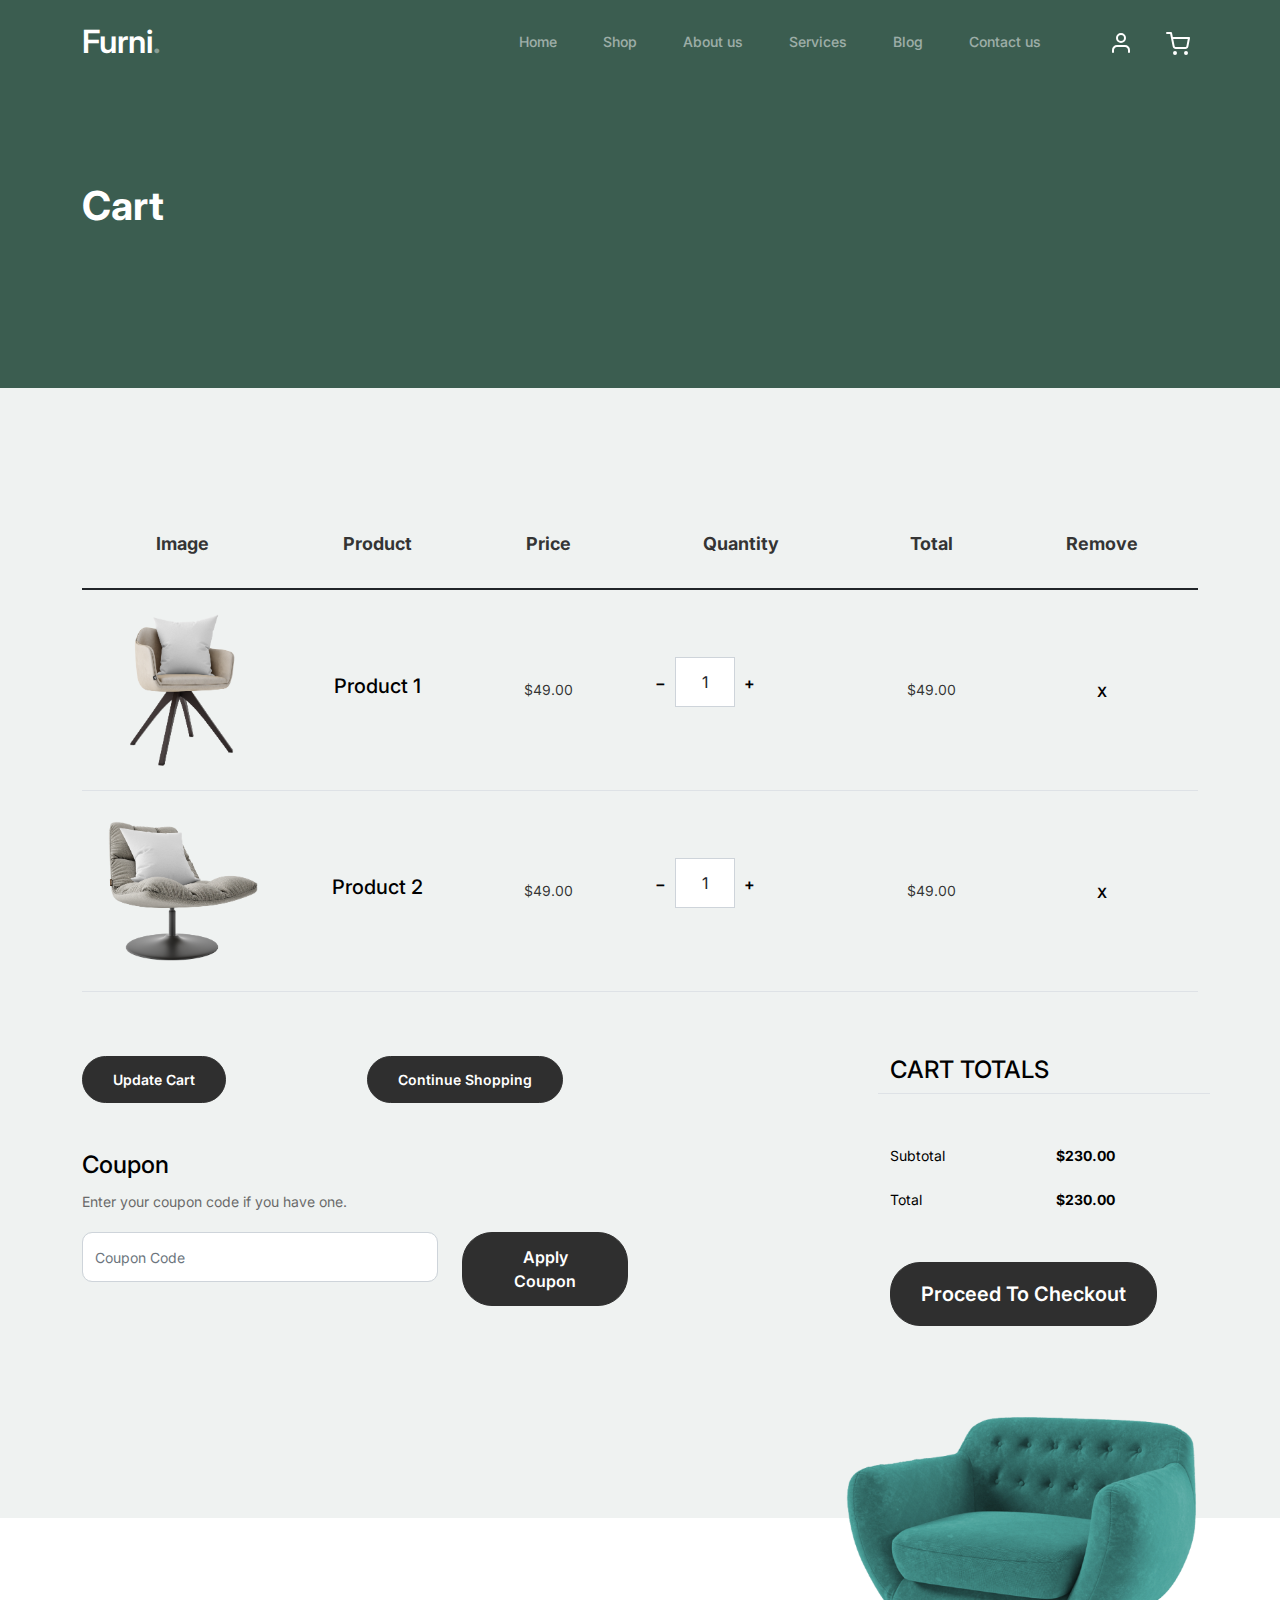
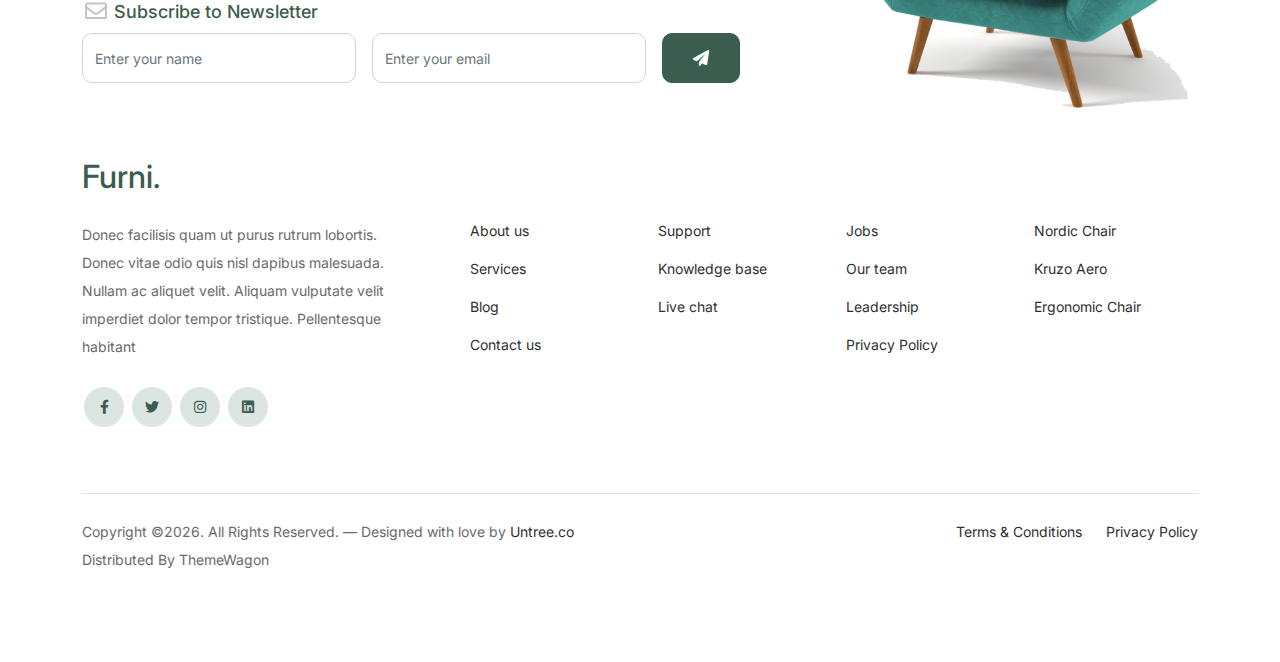
<file: cart.html>
<!-- /*
* Bootstrap 5
* Template Name: Furni
* Template Author: Untree.co
* Template URI: https://untree.co/
* License: https://creativecommons.org/licenses/by/3.0/
*/ -->
<!doctype html>
<html lang="en">
<head>
  <meta charset="utf-8">
  <meta name="viewport" content="width=device-width, initial-scale=1, shrink-to-fit=no">
  <meta name="author" content="Untree.co">
  <link rel="shortcut icon" href="favicon.png">

  <meta name="description" content="" />
  <meta name="keywords" content="bootstrap, bootstrap4" />

		<!-- Bootstrap CSS -->
		<link href="css/bootstrap.min.css" rel="stylesheet">
		<link href="https://cdnjs.cloudflare.com/ajax/libs/font-awesome/6.0.0-beta3/css/all.min.css" rel="stylesheet">
		<link href="css/tiny-slider.css" rel="stylesheet">
		<link href="css/style.css" rel="stylesheet">
		<title>Furni Free Bootstrap 5 Template for Furniture and Interior Design Websites by Untree.co </title>
	</head>

	<body>

		<!-- Start Header/Navigation -->
		<nav class="custom-navbar navbar navbar navbar-expand-md navbar-dark bg-dark" arial-label="Furni navigation bar">

			<div class="container">
				<a class="navbar-brand" href="index.html">Furni<span>.</span></a>

				<button class="navbar-toggler" type="button" data-bs-toggle="collapse" data-bs-target="#navbarsFurni" aria-controls="navbarsFurni" aria-expanded="false" aria-label="Toggle navigation">
					<span class="navbar-toggler-icon"></span>
				</button>

				<div class="collapse navbar-collapse" id="navbarsFurni">
					<ul class="custom-navbar-nav navbar-nav ms-auto mb-2 mb-md-0">
						<li class="nav-item ">
							<a class="nav-link" href="index.html">Home</a>
						</li>
						<li><a class="nav-link" href="shop.html">Shop</a></li>
						<li><a class="nav-link" href="about.html">About us</a></li>
						<li><a class="nav-link" href="services.html">Services</a></li>
						<li><a class="nav-link" href="blog.html">Blog</a></li>
						<li><a class="nav-link" href="contact.html">Contact us</a></li>
					</ul>

					<ul class="custom-navbar-cta navbar-nav mb-2 mb-md-0 ms-5">
						<li><a class="nav-link" href="#"><img src="images/user.svg"></a></li>
						<li><a class="nav-link" href="cart.html"><img src="images/cart.svg"></a></li>
					</ul>
				</div>
			</div>
				
		</nav>
		<!-- End Header/Navigation -->

		<!-- Start Hero Section -->
			<div class="hero">
				<div class="container">
					<div class="row justify-content-between">
						<div class="col-lg-5">
							<div class="intro-excerpt">
								<h1>Cart</h1>
							</div>
						</div>
						<div class="col-lg-7">
							
						</div>
					</div>
				</div>
			</div>
		<!-- End Hero Section -->

		

		<div class="untree_co-section before-footer-section">
            <div class="container">
              <div class="row mb-5">
                <form class="col-md-12" method="post">
                  <div class="site-blocks-table">
                    <table class="table">
                      <thead>
                        <tr>
                          <th class="product-thumbnail">Image</th>
                          <th class="product-name">Product</th>
                          <th class="product-price">Price</th>
                          <th class="product-quantity">Quantity</th>
                          <th class="product-total">Total</th>
                          <th class="product-remove">Remove</th>
                        </tr>
                      </thead>
                      <tbody>
                        <tr>
                          <td class="product-thumbnail">
                            <img src="images/product-1.png" alt="Image" class="img-fluid">
                          </td>
                          <td class="product-name">
                            <h2 class="h5 text-black">Product 1</h2>
                          </td>
                          <td>$49.00</td>
                          <td>
                            <div class="input-group mb-3 d-flex align-items-center quantity-container" style="max-width: 120px;">
                              <div class="input-group-prepend">
                                <button class="btn btn-outline-black decrease" type="button">&minus;</button>
                              </div>
                              <input type="text" class="form-control text-center quantity-amount" value="1" placeholder="" aria-label="Example text with button addon" aria-describedby="button-addon1">
                              <div class="input-group-append">
                                <button class="btn btn-outline-black increase" type="button">&plus;</button>
                              </div>
                            </div>
        
                          </td>
                          <td>$49.00</td>
                          <td><a href="#" class="btn btn-black btn-sm">X</a></td>
                        </tr>
        
                        <tr>
                          <td class="product-thumbnail">
                            <img src="images/product-2.png" alt="Image" class="img-fluid">
                          </td>
                          <td class="product-name">
                            <h2 class="h5 text-black">Product 2</h2>
                          </td>
                          <td>$49.00</td>
                          <td>
                            <div class="input-group mb-3 d-flex align-items-center quantity-container" style="max-width: 120px;">
                              <div class="input-group-prepend">
                                <button class="btn btn-outline-black decrease" type="button">&minus;</button>
                              </div>
                              <input type="text" class="form-control text-center quantity-amount" value="1" placeholder="" aria-label="Example text with button addon" aria-describedby="button-addon1">
                              <div class="input-group-append">
                                <button class="btn btn-outline-black increase" type="button">&plus;</button>
                              </div>
                            </div>
        
                          </td>
                          <td>$49.00</td>
                          <td><a href="#" class="btn btn-black btn-sm">X</a></td>
                        </tr>
                      </tbody>
                    </table>
                  </div>
                </form>
              </div>
        
              <div class="row">
                <div class="col-md-6">
                  <div class="row mb-5">
                    <div class="col-md-6 mb-3 mb-md-0">
                      <button class="btn btn-black btn-sm btn-block">Update Cart</button>
                    </div>
                    <div class="col-md-6">
                      <button class="btn btn-outline-black btn-sm btn-block">Continue Shopping</button>
                    </div>
                  </div>
                  <div class="row">
                    <div class="col-md-12">
                      <label class="text-black h4" for="coupon">Coupon</label>
                      <p>Enter your coupon code if you have one.</p>
                    </div>
                    <div class="col-md-8 mb-3 mb-md-0">
                      <input type="text" class="form-control py-3" id="coupon" placeholder="Coupon Code">
                    </div>
                    <div class="col-md-4">
                      <button class="btn btn-black">Apply Coupon</button>
                    </div>
                  </div>
                </div>
                <div class="col-md-6 pl-5">
                  <div class="row justify-content-end">
                    <div class="col-md-7">
                      <div class="row">
                        <div class="col-md-12 text-right border-bottom mb-5">
                          <h3 class="text-black h4 text-uppercase">Cart Totals</h3>
                        </div>
                      </div>
                      <div class="row mb-3">
                        <div class="col-md-6">
                          <span class="text-black">Subtotal</span>
                        </div>
                        <div class="col-md-6 text-right">
                          <strong class="text-black">$230.00</strong>
                        </div>
                      </div>
                      <div class="row mb-5">
                        <div class="col-md-6">
                          <span class="text-black">Total</span>
                        </div>
                        <div class="col-md-6 text-right">
                          <strong class="text-black">$230.00</strong>
                        </div>
                      </div>
        
                      <div class="row">
                        <div class="col-md-12">
                          <button class="btn btn-black btn-lg py-3 btn-block" onclick="window.location='checkout.html'">Proceed To Checkout</button>
                        </div>
                      </div>
                    </div>
                  </div>
                </div>
              </div>
            </div>
          </div>
		

		<!-- Start Footer Section -->
		<footer class="footer-section">
			<div class="container relative">

				<div class="sofa-img">
					<img src="images/sofa.png" alt="Image" class="img-fluid">
				</div>

				<div class="row">
					<div class="col-lg-8">
						<div class="subscription-form">
							<h3 class="d-flex align-items-center"><span class="me-1"><img src="images/envelope-outline.svg" alt="Image" class="img-fluid"></span><span>Subscribe to Newsletter</span></h3>

							<form action="#" class="row g-3">
								<div class="col-auto">
									<input type="text" class="form-control" placeholder="Enter your name">
								</div>
								<div class="col-auto">
									<input type="email" class="form-control" placeholder="Enter your email">
								</div>
								<div class="col-auto">
									<button class="btn btn-primary">
										<span class="fa fa-paper-plane"></span>
									</button>
								</div>
							</form>

						</div>
					</div>
				</div>

				<div class="row g-5 mb-5">
					<div class="col-lg-4">
						<div class="mb-4 footer-logo-wrap"><a href="#" class="footer-logo">Furni<span>.</span></a></div>
						<p class="mb-4">Donec facilisis quam ut purus rutrum lobortis. Donec vitae odio quis nisl dapibus malesuada. Nullam ac aliquet velit. Aliquam vulputate velit imperdiet dolor tempor tristique. Pellentesque habitant</p>

						<ul class="list-unstyled custom-social">
							<li><a href="#"><span class="fa fa-brands fa-facebook-f"></span></a></li>
							<li><a href="#"><span class="fa fa-brands fa-twitter"></span></a></li>
							<li><a href="#"><span class="fa fa-brands fa-instagram"></span></a></li>
							<li><a href="#"><span class="fa fa-brands fa-linkedin"></span></a></li>
						</ul>
					</div>

					<div class="col-lg-8">
						<div class="row links-wrap">
							<div class="col-6 col-sm-6 col-md-3">
								<ul class="list-unstyled">
									<li><a href="#">About us</a></li>
									<li><a href="#">Services</a></li>
									<li><a href="#">Blog</a></li>
									<li><a href="#">Contact us</a></li>
								</ul>
							</div>

							<div class="col-6 col-sm-6 col-md-3">
								<ul class="list-unstyled">
									<li><a href="#">Support</a></li>
									<li><a href="#">Knowledge base</a></li>
									<li><a href="#">Live chat</a></li>
								</ul>
							</div>

							<div class="col-6 col-sm-6 col-md-3">
								<ul class="list-unstyled">
									<li><a href="#">Jobs</a></li>
									<li><a href="#">Our team</a></li>
									<li><a href="#">Leadership</a></li>
									<li><a href="#">Privacy Policy</a></li>
								</ul>
							</div>

							<div class="col-6 col-sm-6 col-md-3">
								<ul class="list-unstyled">
									<li><a href="#">Nordic Chair</a></li>
									<li><a href="#">Kruzo Aero</a></li>
									<li><a href="#">Ergonomic Chair</a></li>
								</ul>
							</div>
						</div>
					</div>

				</div>

				<div class="border-top copyright">
					<div class="row pt-4">
						<div class="col-lg-6">
							<p class="mb-2 text-center text-lg-start">Copyright &copy;<script>document.write(new Date().getFullYear());</script>. All Rights Reserved. &mdash; Designed with love by <a href="https://untree.co">Untree.co</a> Distributed By <a hreff="https://themewagon.com">ThemeWagon</a>  <!-- License information: https://untree.co/license/ -->
            </p>
						</div>

						<div class="col-lg-6 text-center text-lg-end">
							<ul class="list-unstyled d-inline-flex ms-auto">
								<li class="me-4"><a href="#">Terms &amp; Conditions</a></li>
								<li><a href="#">Privacy Policy</a></li>
							</ul>
						</div>

					</div>
				</div>

			</div>
		</footer>
		<!-- End Footer Section -->	


		<script src="js/bootstrap.bundle.min.js"></script>
		<script src="js/tiny-slider.js"></script>
		<script src="js/custom.js"></script>
	</body>

</html>
</file>
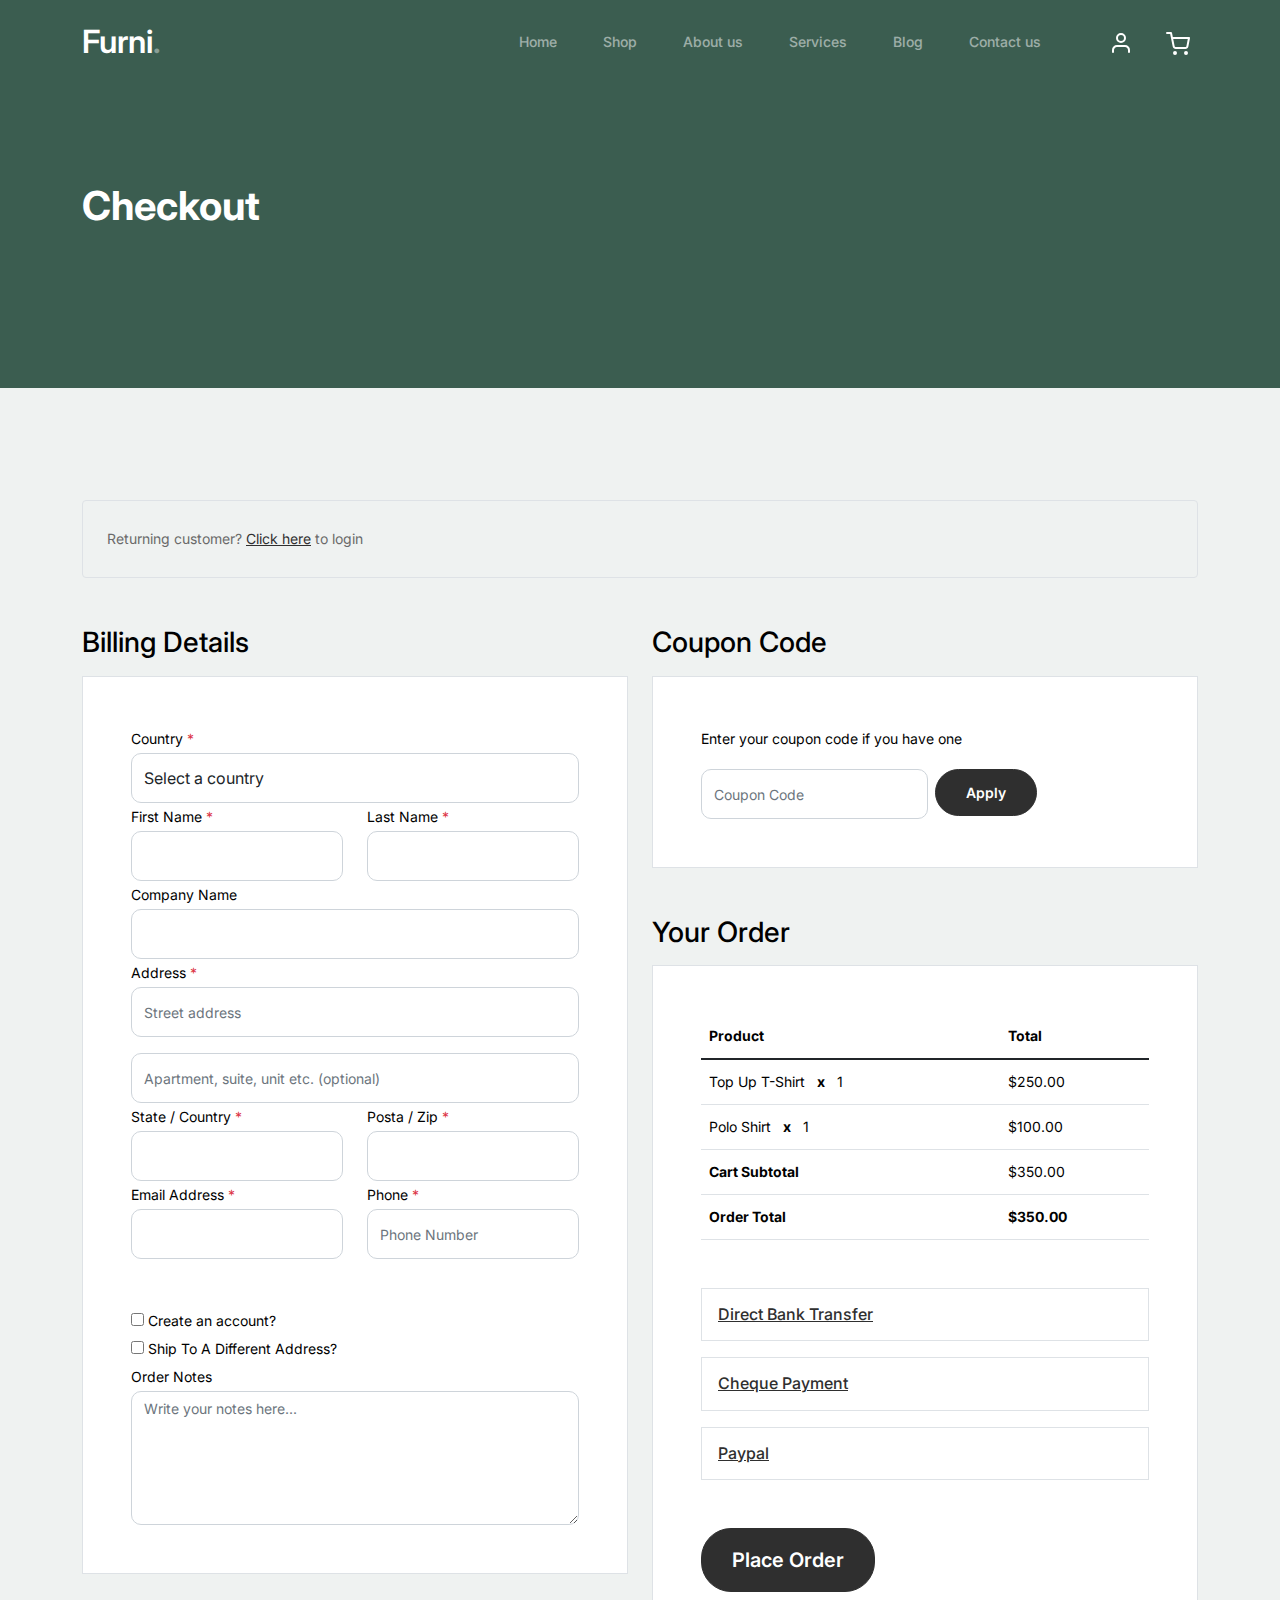
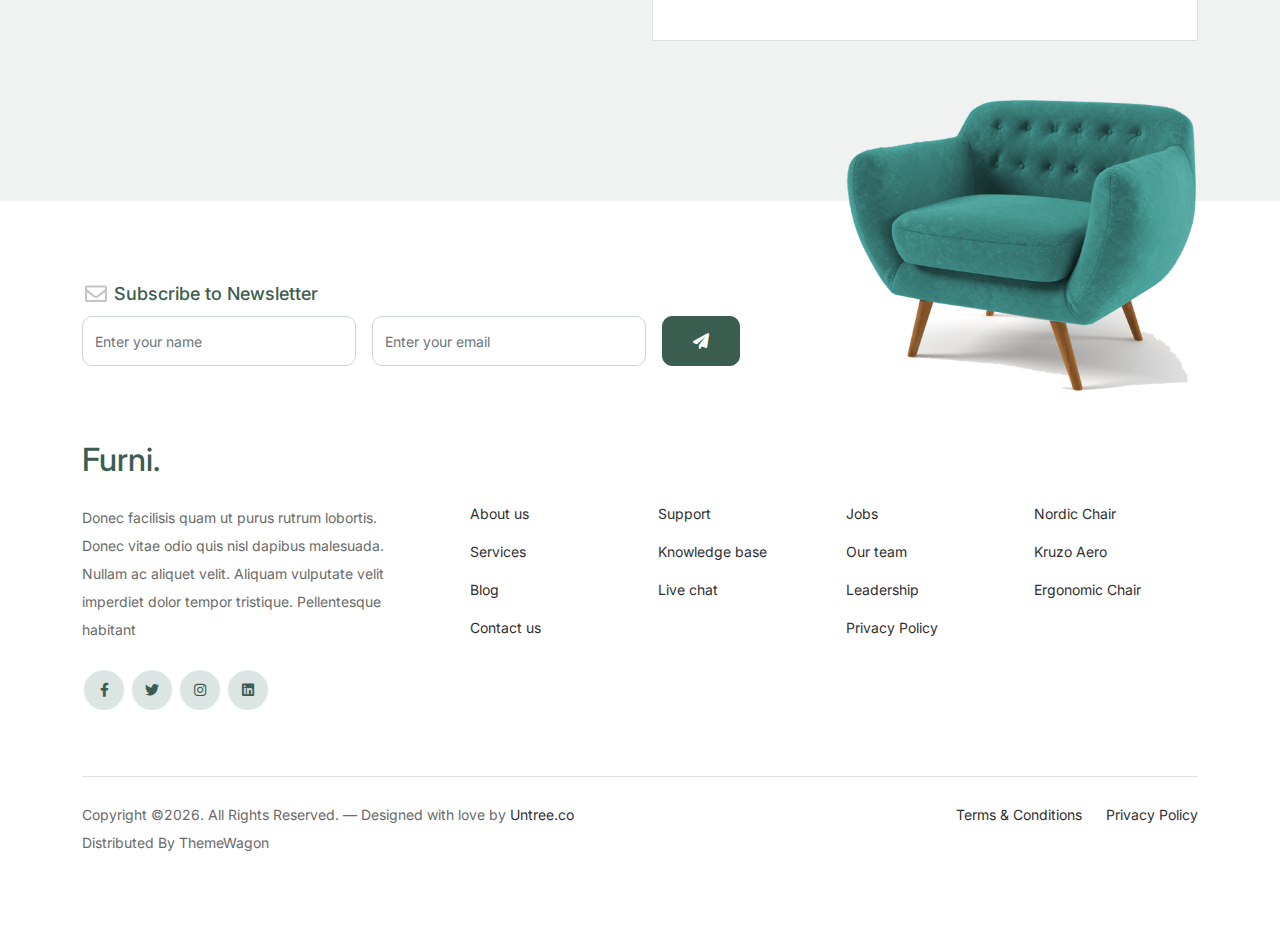
<file: checkout.html>
<!-- /*
* Bootstrap 5
* Template Name: Furni
* Template Author: Untree.co
* Template URI: https://untree.co/
* License: https://creativecommons.org/licenses/by/3.0/
*/ -->
<!doctype html>
<html lang="en">
<head>
  <meta charset="utf-8">
  <meta name="viewport" content="width=device-width, initial-scale=1, shrink-to-fit=no">
  <meta name="author" content="Untree.co">
  <link rel="shortcut icon" href="favicon.png">

  <meta name="description" content="" />
  <meta name="keywords" content="bootstrap, bootstrap4" />

		<!-- Bootstrap CSS -->
		<link href="css/bootstrap.min.css" rel="stylesheet">
		<link href="https://cdnjs.cloudflare.com/ajax/libs/font-awesome/6.0.0-beta3/css/all.min.css" rel="stylesheet">
		<link href="css/tiny-slider.css" rel="stylesheet">
		<link href="css/style.css" rel="stylesheet">
		<title>Furni Free Bootstrap 5 Template for Furniture and Interior Design Websites by Untree.co </title>
	</head>

	<body>

		<!-- Start Header/Navigation -->
		<nav class="custom-navbar navbar navbar navbar-expand-md navbar-dark bg-dark" arial-label="Furni navigation bar">

			<div class="container">
				<a class="navbar-brand" href="index.html">Furni<span>.</span></a>

				<button class="navbar-toggler" type="button" data-bs-toggle="collapse" data-bs-target="#navbarsFurni" aria-controls="navbarsFurni" aria-expanded="false" aria-label="Toggle navigation">
					<span class="navbar-toggler-icon"></span>
				</button>

				<div class="collapse navbar-collapse" id="navbarsFurni">
					<ul class="custom-navbar-nav navbar-nav ms-auto mb-2 mb-md-0">
						<li class="nav-item ">
							<a class="nav-link" href="index.html">Home</a>
						</li>
						<li><a class="nav-link" href="shop.html">Shop</a></li>
						<li><a class="nav-link" href="about.html">About us</a></li>
						<li><a class="nav-link" href="services.html">Services</a></li>
						<li><a class="nav-link" href="blog.html">Blog</a></li>
						<li><a class="nav-link" href="contact.html">Contact us</a></li>
					</ul>

					<ul class="custom-navbar-cta navbar-nav mb-2 mb-md-0 ms-5">
						<li><a class="nav-link" href="#"><img src="images/user.svg"></a></li>
						<li><a class="nav-link" href="cart.html"><img src="images/cart.svg"></a></li>
					</ul>
				</div>
			</div>
				
		</nav>
		<!-- End Header/Navigation -->

		<!-- Start Hero Section -->
			<div class="hero">
				<div class="container">
					<div class="row justify-content-between">
						<div class="col-lg-5">
							<div class="intro-excerpt">
								<h1>Checkout</h1>
							</div>
						</div>
						<div class="col-lg-7">
							
						</div>
					</div>
				</div>
			</div>
		<!-- End Hero Section -->

		<div class="untree_co-section">
		    <div class="container">
		      <div class="row mb-5">
		        <div class="col-md-12">
		          <div class="border p-4 rounded" role="alert">
		            Returning customer? <a href="#">Click here</a> to login
		          </div>
		        </div>
		      </div>
		      <div class="row">
		        <div class="col-md-6 mb-5 mb-md-0">
		          <h2 class="h3 mb-3 text-black">Billing Details</h2>
		          <div class="p-3 p-lg-5 border bg-white">
		            <div class="form-group">
		              <label for="c_country" class="text-black">Country <span class="text-danger">*</span></label>
		              <select id="c_country" class="form-control">
		                <option value="1">Select a country</option>    
		                <option value="2">bangladesh</option>    
		                <option value="3">Algeria</option>    
		                <option value="4">Afghanistan</option>    
		                <option value="5">Ghana</option>    
		                <option value="6">Albania</option>    
		                <option value="7">Bahrain</option>    
		                <option value="8">Colombia</option>    
		                <option value="9">Dominican Republic</option>    
		              </select>
		            </div>
		            <div class="form-group row">
		              <div class="col-md-6">
		                <label for="c_fname" class="text-black">First Name <span class="text-danger">*</span></label>
		                <input type="text" class="form-control" id="c_fname" name="c_fname">
		              </div>
		              <div class="col-md-6">
		                <label for="c_lname" class="text-black">Last Name <span class="text-danger">*</span></label>
		                <input type="text" class="form-control" id="c_lname" name="c_lname">
		              </div>
		            </div>

		            <div class="form-group row">
		              <div class="col-md-12">
		                <label for="c_companyname" class="text-black">Company Name </label>
		                <input type="text" class="form-control" id="c_companyname" name="c_companyname">
		              </div>
		            </div>

		            <div class="form-group row">
		              <div class="col-md-12">
		                <label for="c_address" class="text-black">Address <span class="text-danger">*</span></label>
		                <input type="text" class="form-control" id="c_address" name="c_address" placeholder="Street address">
		              </div>
		            </div>

		            <div class="form-group mt-3">
		              <input type="text" class="form-control" placeholder="Apartment, suite, unit etc. (optional)">
		            </div>

		            <div class="form-group row">
		              <div class="col-md-6">
		                <label for="c_state_country" class="text-black">State / Country <span class="text-danger">*</span></label>
		                <input type="text" class="form-control" id="c_state_country" name="c_state_country">
		              </div>
		              <div class="col-md-6">
		                <label for="c_postal_zip" class="text-black">Posta / Zip <span class="text-danger">*</span></label>
		                <input type="text" class="form-control" id="c_postal_zip" name="c_postal_zip">
		              </div>
		            </div>

		            <div class="form-group row mb-5">
		              <div class="col-md-6">
		                <label for="c_email_address" class="text-black">Email Address <span class="text-danger">*</span></label>
		                <input type="text" class="form-control" id="c_email_address" name="c_email_address">
		              </div>
		              <div class="col-md-6">
		                <label for="c_phone" class="text-black">Phone <span class="text-danger">*</span></label>
		                <input type="text" class="form-control" id="c_phone" name="c_phone" placeholder="Phone Number">
		              </div>
		            </div>

		            <div class="form-group">
		              <label for="c_create_account" class="text-black" data-bs-toggle="collapse" href="#create_an_account" role="button" aria-expanded="false" aria-controls="create_an_account"><input type="checkbox" value="1" id="c_create_account"> Create an account?</label>
		              <div class="collapse" id="create_an_account">
		                <div class="py-2 mb-4">
		                  <p class="mb-3">Create an account by entering the information below. If you are a returning customer please login at the top of the page.</p>
		                  <div class="form-group">
		                    <label for="c_account_password" class="text-black">Account Password</label>
		                    <input type="email" class="form-control" id="c_account_password" name="c_account_password" placeholder="">
		                  </div>
		                </div>
		              </div>
		            </div>


		            <div class="form-group">
		              <label for="c_ship_different_address" class="text-black" data-bs-toggle="collapse" href="#ship_different_address" role="button" aria-expanded="false" aria-controls="ship_different_address"><input type="checkbox" value="1" id="c_ship_different_address"> Ship To A Different Address?</label>
		              <div class="collapse" id="ship_different_address">
		                <div class="py-2">

		                  <div class="form-group">
		                    <label for="c_diff_country" class="text-black">Country <span class="text-danger">*</span></label>
		                    <select id="c_diff_country" class="form-control">
		                      <option value="1">Select a country</option>    
		                      <option value="2">bangladesh</option>    
		                      <option value="3">Algeria</option>    
		                      <option value="4">Afghanistan</option>    
		                      <option value="5">Ghana</option>    
		                      <option value="6">Albania</option>    
		                      <option value="7">Bahrain</option>    
		                      <option value="8">Colombia</option>    
		                      <option value="9">Dominican Republic</option>    
		                    </select>
		                  </div>


		                  <div class="form-group row">
		                    <div class="col-md-6">
		                      <label for="c_diff_fname" class="text-black">First Name <span class="text-danger">*</span></label>
		                      <input type="text" class="form-control" id="c_diff_fname" name="c_diff_fname">
		                    </div>
		                    <div class="col-md-6">
		                      <label for="c_diff_lname" class="text-black">Last Name <span class="text-danger">*</span></label>
		                      <input type="text" class="form-control" id="c_diff_lname" name="c_diff_lname">
		                    </div>
		                  </div>

		                  <div class="form-group row">
		                    <div class="col-md-12">
		                      <label for="c_diff_companyname" class="text-black">Company Name </label>
		                      <input type="text" class="form-control" id="c_diff_companyname" name="c_diff_companyname">
		                    </div>
		                  </div>

		                  <div class="form-group row  mb-3">
		                    <div class="col-md-12">
		                      <label for="c_diff_address" class="text-black">Address <span class="text-danger">*</span></label>
		                      <input type="text" class="form-control" id="c_diff_address" name="c_diff_address" placeholder="Street address">
		                    </div>
		                  </div>

		                  <div class="form-group">
		                    <input type="text" class="form-control" placeholder="Apartment, suite, unit etc. (optional)">
		                  </div>

		                  <div class="form-group row">
		                    <div class="col-md-6">
		                      <label for="c_diff_state_country" class="text-black">State / Country <span class="text-danger">*</span></label>
		                      <input type="text" class="form-control" id="c_diff_state_country" name="c_diff_state_country">
		                    </div>
		                    <div class="col-md-6">
		                      <label for="c_diff_postal_zip" class="text-black">Posta / Zip <span class="text-danger">*</span></label>
		                      <input type="text" class="form-control" id="c_diff_postal_zip" name="c_diff_postal_zip">
		                    </div>
		                  </div>

		                  <div class="form-group row mb-5">
		                    <div class="col-md-6">
		                      <label for="c_diff_email_address" class="text-black">Email Address <span class="text-danger">*</span></label>
		                      <input type="text" class="form-control" id="c_diff_email_address" name="c_diff_email_address">
		                    </div>
		                    <div class="col-md-6">
		                      <label for="c_diff_phone" class="text-black">Phone <span class="text-danger">*</span></label>
		                      <input type="text" class="form-control" id="c_diff_phone" name="c_diff_phone" placeholder="Phone Number">
		                    </div>
		                  </div>

		                </div>

		              </div>
		            </div>

		            <div class="form-group">
		              <label for="c_order_notes" class="text-black">Order Notes</label>
		              <textarea name="c_order_notes" id="c_order_notes" cols="30" rows="5" class="form-control" placeholder="Write your notes here..."></textarea>
		            </div>

		          </div>
		        </div>
		        <div class="col-md-6">

		          <div class="row mb-5">
		            <div class="col-md-12">
		              <h2 class="h3 mb-3 text-black">Coupon Code</h2>
		              <div class="p-3 p-lg-5 border bg-white">

		                <label for="c_code" class="text-black mb-3">Enter your coupon code if you have one</label>
		                <div class="input-group w-75 couponcode-wrap">
		                  <input type="text" class="form-control me-2" id="c_code" placeholder="Coupon Code" aria-label="Coupon Code" aria-describedby="button-addon2">
		                  <div class="input-group-append">
		                    <button class="btn btn-black btn-sm" type="button" id="button-addon2">Apply</button>
		                  </div>
		                </div>

		              </div>
		            </div>
		          </div>

		          <div class="row mb-5">
		            <div class="col-md-12">
		              <h2 class="h3 mb-3 text-black">Your Order</h2>
		              <div class="p-3 p-lg-5 border bg-white">
		                <table class="table site-block-order-table mb-5">
		                  <thead>
		                    <th>Product</th>
		                    <th>Total</th>
		                  </thead>
		                  <tbody>
		                    <tr>
		                      <td>Top Up T-Shirt <strong class="mx-2">x</strong> 1</td>
		                      <td>$250.00</td>
		                    </tr>
		                    <tr>
		                      <td>Polo Shirt <strong class="mx-2">x</strong>   1</td>
		                      <td>$100.00</td>
		                    </tr>
		                    <tr>
		                      <td class="text-black font-weight-bold"><strong>Cart Subtotal</strong></td>
		                      <td class="text-black">$350.00</td>
		                    </tr>
		                    <tr>
		                      <td class="text-black font-weight-bold"><strong>Order Total</strong></td>
		                      <td class="text-black font-weight-bold"><strong>$350.00</strong></td>
		                    </tr>
		                  </tbody>
		                </table>

		                <div class="border p-3 mb-3">
		                  <h3 class="h6 mb-0"><a class="d-block" data-bs-toggle="collapse" href="#collapsebank" role="button" aria-expanded="false" aria-controls="collapsebank">Direct Bank Transfer</a></h3>

		                  <div class="collapse" id="collapsebank">
		                    <div class="py-2">
		                      <p class="mb-0">Make your payment directly into our bank account. Please use your Order ID as the payment reference. Your order won’t be shipped until the funds have cleared in our account.</p>
		                    </div>
		                  </div>
		                </div>

		                <div class="border p-3 mb-3">
		                  <h3 class="h6 mb-0"><a class="d-block" data-bs-toggle="collapse" href="#collapsecheque" role="button" aria-expanded="false" aria-controls="collapsecheque">Cheque Payment</a></h3>

		                  <div class="collapse" id="collapsecheque">
		                    <div class="py-2">
		                      <p class="mb-0">Make your payment directly into our bank account. Please use your Order ID as the payment reference. Your order won’t be shipped until the funds have cleared in our account.</p>
		                    </div>
		                  </div>
		                </div>

		                <div class="border p-3 mb-5">
		                  <h3 class="h6 mb-0"><a class="d-block" data-bs-toggle="collapse" href="#collapsepaypal" role="button" aria-expanded="false" aria-controls="collapsepaypal">Paypal</a></h3>

		                  <div class="collapse" id="collapsepaypal">
		                    <div class="py-2">
		                      <p class="mb-0">Make your payment directly into our bank account. Please use your Order ID as the payment reference. Your order won’t be shipped until the funds have cleared in our account.</p>
		                    </div>
		                  </div>
		                </div>

		                <div class="form-group">
		                  <button class="btn btn-black btn-lg py-3 btn-block" onclick="window.location='thankyou.html'">Place Order</button>
		                </div>

		              </div>
		            </div>
		          </div>

		        </div>
		      </div>
		      <!-- </form> -->
		    </div>
		  </div>

		<!-- Start Footer Section -->
		<footer class="footer-section">
			<div class="container relative">

				<div class="sofa-img">
					<img src="images/sofa.png" alt="Image" class="img-fluid">
				</div>

				<div class="row">
					<div class="col-lg-8">
						<div class="subscription-form">
							<h3 class="d-flex align-items-center"><span class="me-1"><img src="images/envelope-outline.svg" alt="Image" class="img-fluid"></span><span>Subscribe to Newsletter</span></h3>

							<form action="#" class="row g-3">
								<div class="col-auto">
									<input type="text" class="form-control" placeholder="Enter your name">
								</div>
								<div class="col-auto">
									<input type="email" class="form-control" placeholder="Enter your email">
								</div>
								<div class="col-auto">
									<button class="btn btn-primary">
										<span class="fa fa-paper-plane"></span>
									</button>
								</div>
							</form>

						</div>
					</div>
				</div>

				<div class="row g-5 mb-5">
					<div class="col-lg-4">
						<div class="mb-4 footer-logo-wrap"><a href="#" class="footer-logo">Furni<span>.</span></a></div>
						<p class="mb-4">Donec facilisis quam ut purus rutrum lobortis. Donec vitae odio quis nisl dapibus malesuada. Nullam ac aliquet velit. Aliquam vulputate velit imperdiet dolor tempor tristique. Pellentesque habitant</p>

						<ul class="list-unstyled custom-social">
							<li><a href="#"><span class="fa fa-brands fa-facebook-f"></span></a></li>
							<li><a href="#"><span class="fa fa-brands fa-twitter"></span></a></li>
							<li><a href="#"><span class="fa fa-brands fa-instagram"></span></a></li>
							<li><a href="#"><span class="fa fa-brands fa-linkedin"></span></a></li>
						</ul>
					</div>

					<div class="col-lg-8">
						<div class="row links-wrap">
							<div class="col-6 col-sm-6 col-md-3">
								<ul class="list-unstyled">
									<li><a href="#">About us</a></li>
									<li><a href="#">Services</a></li>
									<li><a href="#">Blog</a></li>
									<li><a href="#">Contact us</a></li>
								</ul>
							</div>

							<div class="col-6 col-sm-6 col-md-3">
								<ul class="list-unstyled">
									<li><a href="#">Support</a></li>
									<li><a href="#">Knowledge base</a></li>
									<li><a href="#">Live chat</a></li>
								</ul>
							</div>

							<div class="col-6 col-sm-6 col-md-3">
								<ul class="list-unstyled">
									<li><a href="#">Jobs</a></li>
									<li><a href="#">Our team</a></li>
									<li><a href="#">Leadership</a></li>
									<li><a href="#">Privacy Policy</a></li>
								</ul>
							</div>

							<div class="col-6 col-sm-6 col-md-3">
								<ul class="list-unstyled">
									<li><a href="#">Nordic Chair</a></li>
									<li><a href="#">Kruzo Aero</a></li>
									<li><a href="#">Ergonomic Chair</a></li>
								</ul>
							</div>
						</div>
					</div>

				</div>

				<div class="border-top copyright">
					<div class="row pt-4">
						<div class="col-lg-6">
							<p class="mb-2 text-center text-lg-start">Copyright &copy;<script>document.write(new Date().getFullYear());</script>. All Rights Reserved. &mdash; Designed with love by <a href="https://untree.co">Untree.co</a> Distributed By <a hreff="https://themewagon.com">ThemeWagon</a>  <!-- License information: https://untree.co/license/ -->
            </p>
						</div>

						<div class="col-lg-6 text-center text-lg-end">
							<ul class="list-unstyled d-inline-flex ms-auto">
								<li class="me-4"><a href="#">Terms &amp; Conditions</a></li>
								<li><a href="#">Privacy Policy</a></li>
							</ul>
						</div>

					</div>
				</div>

			</div>
		</footer>
		<!-- End Footer Section -->	


		<script src="js/bootstrap.bundle.min.js"></script>
		<script src="js/tiny-slider.js"></script>
		<script src="js/custom.js"></script>
	</body>

</html>
</file>
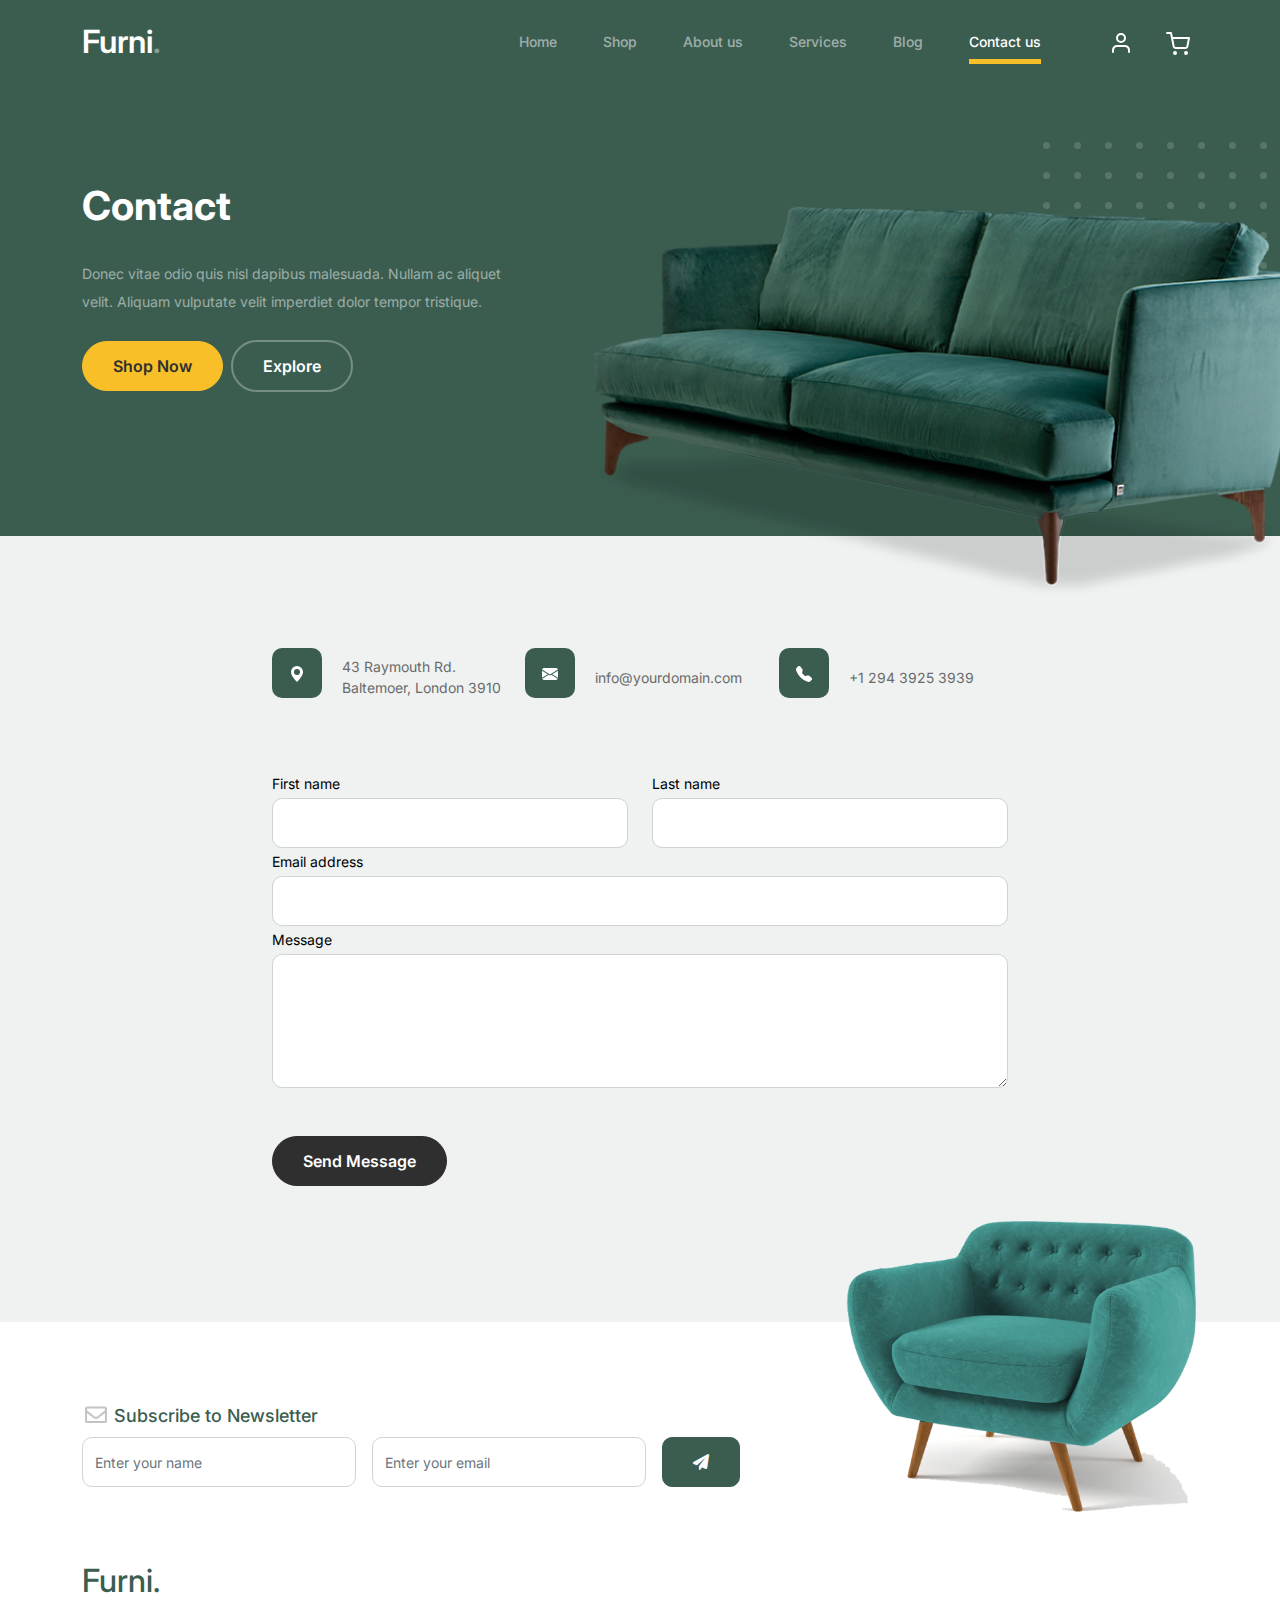
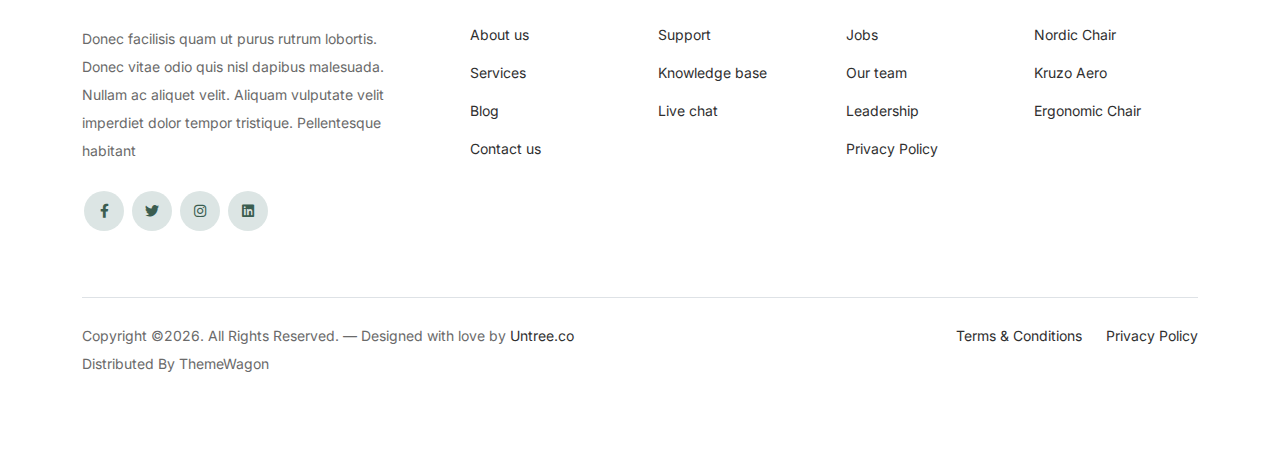
<file: contact.html>
<!-- /*
* Bootstrap 5
* Template Name: Furni
* Template Author: Untree.co
* Template URI: https://untree.co/
* License: https://creativecommons.org/licenses/by/3.0/
*/ -->
<!doctype html>
<html lang="en">
<head>
  <meta charset="utf-8">
  <meta name="viewport" content="width=device-width, initial-scale=1, shrink-to-fit=no">
  <meta name="author" content="Untree.co">
  <link rel="shortcut icon" href="favicon.png">

  <meta name="description" content="" />
  <meta name="keywords" content="bootstrap, bootstrap4" />

		<!-- Bootstrap CSS -->
		<link href="css/bootstrap.min.css" rel="stylesheet">
		<link href="https://cdnjs.cloudflare.com/ajax/libs/font-awesome/6.0.0-beta3/css/all.min.css" rel="stylesheet">
		<link href="css/tiny-slider.css" rel="stylesheet">
		<link href="css/style.css" rel="stylesheet">
		<title>Furni Free Bootstrap 5 Template for Furniture and Interior Design Websites by Untree.co </title>
	</head>

	<body>

		<!-- Start Header/Navigation -->
		<nav class="custom-navbar navbar navbar navbar-expand-md navbar-dark bg-dark" arial-label="Furni navigation bar">

			<div class="container">
				<a class="navbar-brand" href="index.html">Furni<span>.</span></a>

				<button class="navbar-toggler" type="button" data-bs-toggle="collapse" data-bs-target="#navbarsFurni" aria-controls="navbarsFurni" aria-expanded="false" aria-label="Toggle navigation">
					<span class="navbar-toggler-icon"></span>
				</button>

				<div class="collapse navbar-collapse" id="navbarsFurni">
					<ul class="custom-navbar-nav navbar-nav ms-auto mb-2 mb-md-0">
						<li class="nav-item">
							<a class="nav-link" href="index.html">Home</a>
						</li>
						<li><a class="nav-link" href="shop.html">Shop</a></li>
						<li><a class="nav-link" href="about.html">About us</a></li>
						<li><a class="nav-link" href="services.html">Services</a></li>
						<li><a class="nav-link" href="blog.html">Blog</a></li>
						<li class="active"><a class="nav-link" href="contact.html">Contact us</a></li>
					</ul>

					<ul class="custom-navbar-cta navbar-nav mb-2 mb-md-0 ms-5">
						<li><a class="nav-link" href="#"><img src="images/user.svg"></a></li>
						<li><a class="nav-link" href="cart.html"><img src="images/cart.svg"></a></li>
					</ul>
				</div>
			</div>
				
		</nav>
		<!-- End Header/Navigation -->

		<!-- Start Hero Section -->
			<div class="hero">
				<div class="container">
					<div class="row justify-content-between">
						<div class="col-lg-5">
							<div class="intro-excerpt">
								<h1>Contact</h1>
								<p class="mb-4">Donec vitae odio quis nisl dapibus malesuada. Nullam ac aliquet velit. Aliquam vulputate velit imperdiet dolor tempor tristique.</p>
								<p><a href="" class="btn btn-secondary me-2">Shop Now</a><a href="#" class="btn btn-white-outline">Explore</a></p>
							</div>
						</div>
						<div class="col-lg-7">
							<div class="hero-img-wrap">
								<img src="images/couch.png" class="img-fluid">
							</div>
						</div>
					</div>
				</div>
			</div>
		<!-- End Hero Section -->

		
		<!-- Start Contact Form -->
		<div class="untree_co-section">
      <div class="container">

        <div class="block">
          <div class="row justify-content-center">


            <div class="col-md-8 col-lg-8 pb-4">


              <div class="row mb-5">
                <div class="col-lg-4">
                  <div  class="service no-shadow align-items-center link horizontal d-flex active" data-aos="fade-left" data-aos-delay="0">
                    <div class="service-icon color-1 mb-4">
                      <svg xmlns="http://www.w3.org/2000/svg" width="16" height="16" fill="currentColor" class="bi bi-geo-alt-fill" viewBox="0 0 16 16">
                        <path d="M8 16s6-5.686 6-10A6 6 0 0 0 2 6c0 4.314 6 10 6 10zm0-7a3 3 0 1 1 0-6 3 3 0 0 1 0 6z"/>
                      </svg>
                    </div> <!-- /.icon -->
                    <div class="service-contents">
                      <p>43 Raymouth Rd. Baltemoer, London 3910</p>
                    </div> <!-- /.service-contents-->
                  </div> <!-- /.service -->
                </div>

                <div class="col-lg-4">
                  <div  class="service no-shadow align-items-center link horizontal d-flex active" data-aos="fade-left" data-aos-delay="0">
                    <div class="service-icon color-1 mb-4">
                      <svg xmlns="http://www.w3.org/2000/svg" width="16" height="16" fill="currentColor" class="bi bi-envelope-fill" viewBox="0 0 16 16">
                        <path d="M.05 3.555A2 2 0 0 1 2 2h12a2 2 0 0 1 1.95 1.555L8 8.414.05 3.555zM0 4.697v7.104l5.803-3.558L0 4.697zM6.761 8.83l-6.57 4.027A2 2 0 0 0 2 14h12a2 2 0 0 0 1.808-1.144l-6.57-4.027L8 9.586l-1.239-.757zm3.436-.586L16 11.801V4.697l-5.803 3.546z"/>
                      </svg>
                    </div> <!-- /.icon -->
                    <div class="service-contents">
                      <p>info@yourdomain.com</p>
                    </div> <!-- /.service-contents-->
                  </div> <!-- /.service -->
                </div>

                <div class="col-lg-4">
                  <div  class="service no-shadow align-items-center link horizontal d-flex active" data-aos="fade-left" data-aos-delay="0">
                    <div class="service-icon color-1 mb-4">
                      <svg xmlns="http://www.w3.org/2000/svg" width="16" height="16" fill="currentColor" class="bi bi-telephone-fill" viewBox="0 0 16 16">
                        <path fill-rule="evenodd" d="M1.885.511a1.745 1.745 0 0 1 2.61.163L6.29 2.98c.329.423.445.974.315 1.494l-.547 2.19a.678.678 0 0 0 .178.643l2.457 2.457a.678.678 0 0 0 .644.178l2.189-.547a1.745 1.745 0 0 1 1.494.315l2.306 1.794c.829.645.905 1.87.163 2.611l-1.034 1.034c-.74.74-1.846 1.065-2.877.702a18.634 18.634 0 0 1-7.01-4.42 18.634 18.634 0 0 1-4.42-7.009c-.362-1.03-.037-2.137.703-2.877L1.885.511z"/>
                      </svg>
                    </div> <!-- /.icon -->
                    <div class="service-contents">
                      <p>+1 294 3925 3939</p>
                    </div> <!-- /.service-contents-->
                  </div> <!-- /.service -->
                </div>
              </div>

              <form>
                <div class="row">
                  <div class="col-6">
                    <div class="form-group">
                      <label class="text-black" for="fname">First name</label>
                      <input type="text" class="form-control" id="fname">
                    </div>
                  </div>
                  <div class="col-6">
                    <div class="form-group">
                      <label class="text-black" for="lname">Last name</label>
                      <input type="text" class="form-control" id="lname">
                    </div>
                  </div>
                </div>
                <div class="form-group">
                  <label class="text-black" for="email">Email address</label>
                  <input type="email" class="form-control" id="email">
                </div>

                <div class="form-group mb-5">
                  <label class="text-black" for="message">Message</label>
                  <textarea name="" class="form-control" id="message" cols="30" rows="5"></textarea>
                </div>

                <button type="submit" class="btn btn-primary-hover-outline">Send Message</button>
              </form>

            </div>

          </div>

        </div>

      </div>


    </div>
  </div>

  <!-- End Contact Form -->

		

		<!-- Start Footer Section -->
		<footer class="footer-section">
			<div class="container relative">

				<div class="sofa-img">
					<img src="images/sofa.png" alt="Image" class="img-fluid">
				</div>

				<div class="row">
					<div class="col-lg-8">
						<div class="subscription-form">
							<h3 class="d-flex align-items-center"><span class="me-1"><img src="images/envelope-outline.svg" alt="Image" class="img-fluid"></span><span>Subscribe to Newsletter</span></h3>

							<form action="#" class="row g-3">
								<div class="col-auto">
									<input type="text" class="form-control" placeholder="Enter your name">
								</div>
								<div class="col-auto">
									<input type="email" class="form-control" placeholder="Enter your email">
								</div>
								<div class="col-auto">
									<button class="btn btn-primary">
										<span class="fa fa-paper-plane"></span>
									</button>
								</div>
							</form>

						</div>
					</div>
				</div>

				<div class="row g-5 mb-5">
					<div class="col-lg-4">
						<div class="mb-4 footer-logo-wrap"><a href="#" class="footer-logo">Furni<span>.</span></a></div>
						<p class="mb-4">Donec facilisis quam ut purus rutrum lobortis. Donec vitae odio quis nisl dapibus malesuada. Nullam ac aliquet velit. Aliquam vulputate velit imperdiet dolor tempor tristique. Pellentesque habitant</p>

						<ul class="list-unstyled custom-social">
							<li><a href="#"><span class="fa fa-brands fa-facebook-f"></span></a></li>
							<li><a href="#"><span class="fa fa-brands fa-twitter"></span></a></li>
							<li><a href="#"><span class="fa fa-brands fa-instagram"></span></a></li>
							<li><a href="#"><span class="fa fa-brands fa-linkedin"></span></a></li>
						</ul>
					</div>

					<div class="col-lg-8">
						<div class="row links-wrap">
							<div class="col-6 col-sm-6 col-md-3">
								<ul class="list-unstyled">
									<li><a href="#">About us</a></li>
									<li><a href="#">Services</a></li>
									<li><a href="#">Blog</a></li>
									<li><a href="#">Contact us</a></li>
								</ul>
							</div>

							<div class="col-6 col-sm-6 col-md-3">
								<ul class="list-unstyled">
									<li><a href="#">Support</a></li>
									<li><a href="#">Knowledge base</a></li>
									<li><a href="#">Live chat</a></li>
								</ul>
							</div>

							<div class="col-6 col-sm-6 col-md-3">
								<ul class="list-unstyled">
									<li><a href="#">Jobs</a></li>
									<li><a href="#">Our team</a></li>
									<li><a href="#">Leadership</a></li>
									<li><a href="#">Privacy Policy</a></li>
								</ul>
							</div>

							<div class="col-6 col-sm-6 col-md-3">
								<ul class="list-unstyled">
									<li><a href="#">Nordic Chair</a></li>
									<li><a href="#">Kruzo Aero</a></li>
									<li><a href="#">Ergonomic Chair</a></li>
								</ul>
							</div>
						</div>
					</div>

				</div>

				<div class="border-top copyright">
					<div class="row pt-4">
						<div class="col-lg-6">
							<p class="mb-2 text-center text-lg-start">Copyright &copy;<script>document.write(new Date().getFullYear());</script>. All Rights Reserved. &mdash; Designed with love by <a href="https://untree.co">Untree.co</a> Distributed By <a hreff="https://themewagon.com">ThemeWagon</a>  <!-- License information: https://untree.co/license/ -->
            </p>
						</div>

						<div class="col-lg-6 text-center text-lg-end">
							<ul class="list-unstyled d-inline-flex ms-auto">
								<li class="me-4"><a href="#">Terms &amp; Conditions</a></li>
								<li><a href="#">Privacy Policy</a></li>
							</ul>
						</div>

					</div>
				</div>

			</div>
		</footer>
		<!-- End Footer Section -->	


		<script src="js/bootstrap.bundle.min.js"></script>
		<script src="js/tiny-slider.js"></script>
		<script src="js/custom.js"></script>
	</body>

</html>
</file>
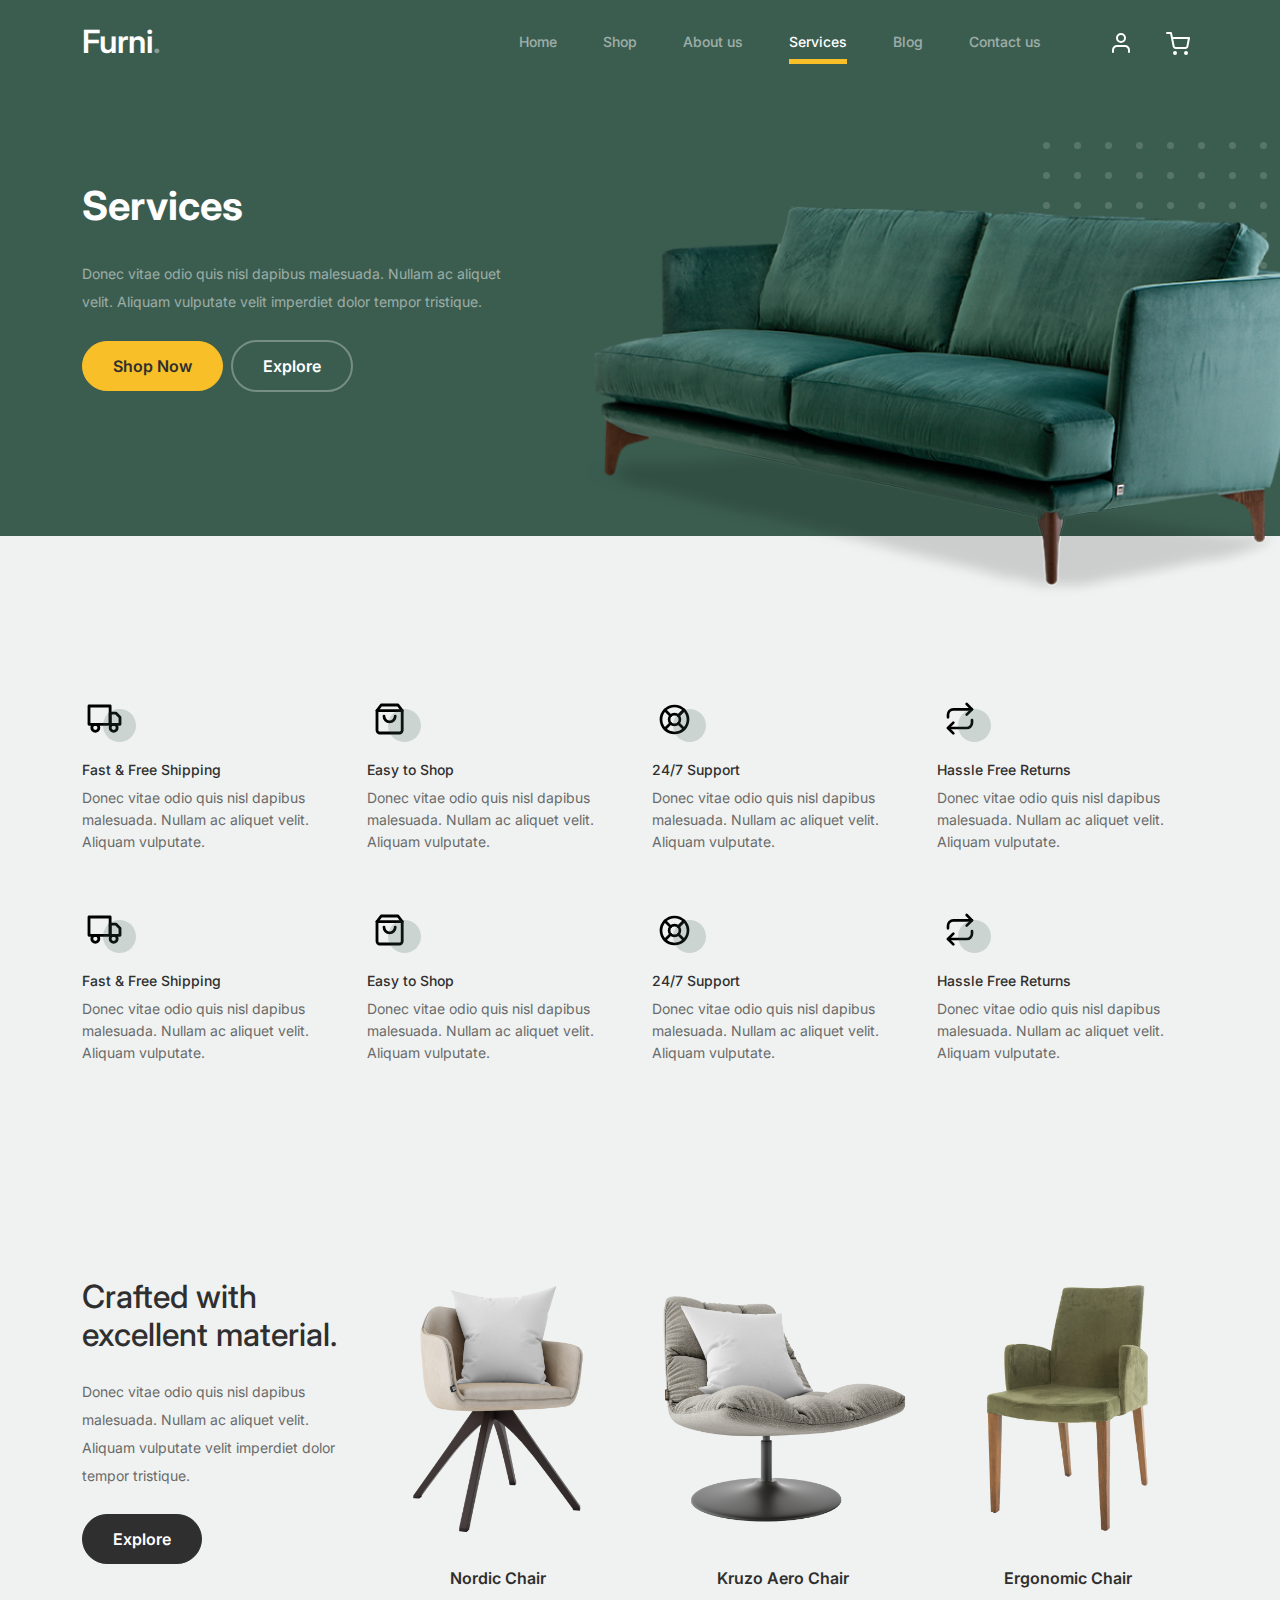
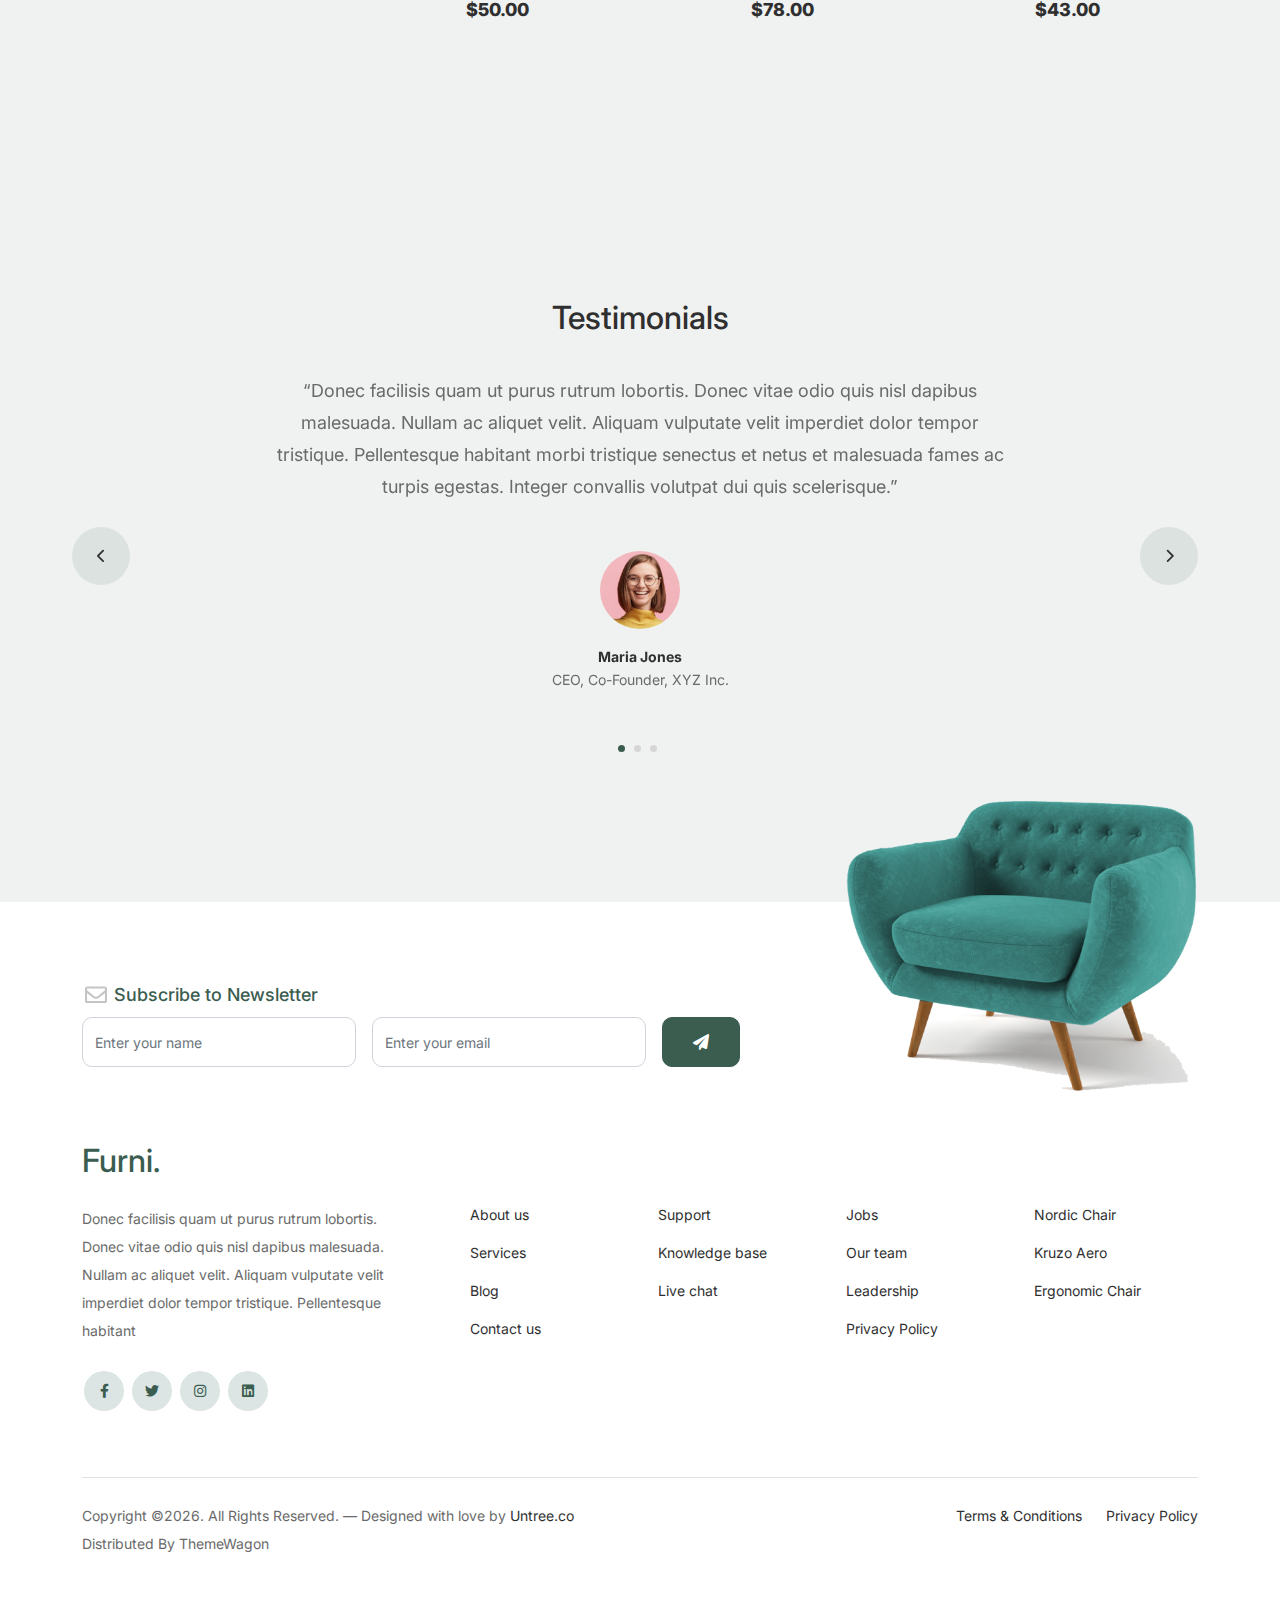
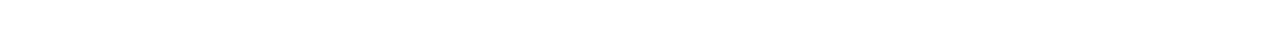
<file: services.html>
<!-- /*
* Bootstrap 5
* Template Name: Furni
* Template Author: Untree.co
* Template URI: https://untree.co/
* License: https://creativecommons.org/licenses/by/3.0/
*/ -->
<!doctype html>
<html lang="en">
<head>
  <meta charset="utf-8">
  <meta name="viewport" content="width=device-width, initial-scale=1, shrink-to-fit=no">
  <meta name="author" content="Untree.co">
  <link rel="shortcut icon" href="favicon.png">

  <meta name="description" content="" />
  <meta name="keywords" content="bootstrap, bootstrap4" />

		<!-- Bootstrap CSS -->
		<link href="css/bootstrap.min.css" rel="stylesheet">
		<link href="https://cdnjs.cloudflare.com/ajax/libs/font-awesome/6.0.0-beta3/css/all.min.css" rel="stylesheet">
		<link href="css/tiny-slider.css" rel="stylesheet">
		<link href="css/style.css" rel="stylesheet">
		<title>Furni Free Bootstrap 5 Template for Furniture and Interior Design Websites by Untree.co </title>
	</head>

	<body>

		<!-- Start Header/Navigation -->
		<nav class="custom-navbar navbar navbar navbar-expand-md navbar-dark bg-dark" arial-label="Furni navigation bar">

			<div class="container">
				<a class="navbar-brand" href="index.html">Furni<span>.</span></a>

				<button class="navbar-toggler" type="button" data-bs-toggle="collapse" data-bs-target="#navbarsFurni" aria-controls="navbarsFurni" aria-expanded="false" aria-label="Toggle navigation">
					<span class="navbar-toggler-icon"></span>
				</button>

				<div class="collapse navbar-collapse" id="navbarsFurni">
					<ul class="custom-navbar-nav navbar-nav ms-auto mb-2 mb-md-0">
						<li class="nav-item">
							<a class="nav-link" href="index.html">Home</a>
						</li>
						<li><a class="nav-link" href="shop.html">Shop</a></li>
						<li><a class="nav-link" href="about.html">About us</a></li>
						<li class="active"><a class="nav-link" href="services.html">Services</a></li>
						<li><a class="nav-link" href="blog.html">Blog</a></li>
						<li><a class="nav-link" href="contact.html">Contact us</a></li>
					</ul>

					<ul class="custom-navbar-cta navbar-nav mb-2 mb-md-0 ms-5">
						<li><a class="nav-link" href="#"><img src="images/user.svg"></a></li>
						<li><a class="nav-link" href="cart.html"><img src="images/cart.svg"></a></li>
					</ul>
				</div>
			</div>
				
		</nav>
		<!-- End Header/Navigation -->

		<!-- Start Hero Section -->
			<div class="hero">
				<div class="container">
					<div class="row justify-content-between">
						<div class="col-lg-5">
							<div class="intro-excerpt">
								<h1>Services</h1>
								<p class="mb-4">Donec vitae odio quis nisl dapibus malesuada. Nullam ac aliquet velit. Aliquam vulputate velit imperdiet dolor tempor tristique.</p>
								<p><a href="" class="btn btn-secondary me-2">Shop Now</a><a href="#" class="btn btn-white-outline">Explore</a></p>
							</div>
						</div>
						<div class="col-lg-7">
							<div class="hero-img-wrap">
								<img src="images/couch.png" class="img-fluid">
							</div>
						</div>
					</div>
				</div>
			</div>
		<!-- End Hero Section -->

		

		<!-- Start Why Choose Us Section -->
		<div class="why-choose-section">
			<div class="container">
				
				
				<div class="row my-5">
					<div class="col-6 col-md-6 col-lg-3 mb-4">
						<div class="feature">
							<div class="icon">
								<img src="images/truck.svg" alt="Image" class="imf-fluid">
							</div>
							<h3>Fast &amp; Free Shipping</h3>
							<p>Donec vitae odio quis nisl dapibus malesuada. Nullam ac aliquet velit. Aliquam vulputate.</p>
						</div>
					</div>

					<div class="col-6 col-md-6 col-lg-3 mb-4">
						<div class="feature">
							<div class="icon">
								<img src="images/bag.svg" alt="Image" class="imf-fluid">
							</div>
							<h3>Easy to Shop</h3>
							<p>Donec vitae odio quis nisl dapibus malesuada. Nullam ac aliquet velit. Aliquam vulputate.</p>
						</div>
					</div>

					<div class="col-6 col-md-6 col-lg-3 mb-4">
						<div class="feature">
							<div class="icon">
								<img src="images/support.svg" alt="Image" class="imf-fluid">
							</div>
							<h3>24/7 Support</h3>
							<p>Donec vitae odio quis nisl dapibus malesuada. Nullam ac aliquet velit. Aliquam vulputate.</p>
						</div>
					</div>

					<div class="col-6 col-md-6 col-lg-3 mb-4">
						<div class="feature">
							<div class="icon">
								<img src="images/return.svg" alt="Image" class="imf-fluid">
							</div>
							<h3>Hassle Free Returns</h3>
							<p>Donec vitae odio quis nisl dapibus malesuada. Nullam ac aliquet velit. Aliquam vulputate.</p>
						</div>
					</div>

					<div class="col-6 col-md-6 col-lg-3 mb-4">
						<div class="feature">
							<div class="icon">
								<img src="images/truck.svg" alt="Image" class="imf-fluid">
							</div>
							<h3>Fast &amp; Free Shipping</h3>
							<p>Donec vitae odio quis nisl dapibus malesuada. Nullam ac aliquet velit. Aliquam vulputate.</p>
						</div>
					</div>

					<div class="col-6 col-md-6 col-lg-3 mb-4">
						<div class="feature">
							<div class="icon">
								<img src="images/bag.svg" alt="Image" class="imf-fluid">
							</div>
							<h3>Easy to Shop</h3>
							<p>Donec vitae odio quis nisl dapibus malesuada. Nullam ac aliquet velit. Aliquam vulputate.</p>
						</div>
					</div>

					<div class="col-6 col-md-6 col-lg-3 mb-4">
						<div class="feature">
							<div class="icon">
								<img src="images/support.svg" alt="Image" class="imf-fluid">
							</div>
							<h3>24/7 Support</h3>
							<p>Donec vitae odio quis nisl dapibus malesuada. Nullam ac aliquet velit. Aliquam vulputate.</p>
						</div>
					</div>

					<div class="col-6 col-md-6 col-lg-3 mb-4">
						<div class="feature">
							<div class="icon">
								<img src="images/return.svg" alt="Image" class="imf-fluid">
							</div>
							<h3>Hassle Free Returns</h3>
							<p>Donec vitae odio quis nisl dapibus malesuada. Nullam ac aliquet velit. Aliquam vulputate.</p>
						</div>
					</div>

				</div>
			
			</div>
		</div>
		<!-- End Why Choose Us Section -->

		<!-- Start Product Section -->
		<div class="product-section pt-0">
			<div class="container">
				<div class="row">

					<!-- Start Column 1 -->
					<div class="col-md-12 col-lg-3 mb-5 mb-lg-0">
						<h2 class="mb-4 section-title">Crafted with excellent material.</h2>
						<p class="mb-4">Donec vitae odio quis nisl dapibus malesuada. Nullam ac aliquet velit. Aliquam vulputate velit imperdiet dolor tempor tristique. </p>
						<p><a href="#" class="btn">Explore</a></p>
					</div> 
					<!-- End Column 1 -->

					<!-- Start Column 2 -->
					<div class="col-12 col-md-4 col-lg-3 mb-5 mb-md-0">
						<a class="product-item" href="#">
							<img src="images/product-1.png" class="img-fluid product-thumbnail">
							<h3 class="product-title">Nordic Chair</h3>
							<strong class="product-price">$50.00</strong>

							<span class="icon-cross">
								<img src="images/cross.svg" class="img-fluid">
							</span>
						</a>
					</div> 
					<!-- End Column 2 -->

					<!-- Start Column 3 -->
					<div class="col-12 col-md-4 col-lg-3 mb-5 mb-md-0">
						<a class="product-item" href="#">
							<img src="images/product-2.png" class="img-fluid product-thumbnail">
							<h3 class="product-title">Kruzo Aero Chair</h3>
							<strong class="product-price">$78.00</strong>

							<span class="icon-cross">
								<img src="images/cross.svg" class="img-fluid">
							</span>
						</a>
					</div>
					<!-- End Column 3 -->

					<!-- Start Column 4 -->
					<div class="col-12 col-md-4 col-lg-3 mb-5 mb-md-0">
						<a class="product-item" href="#">
							<img src="images/product-3.png" class="img-fluid product-thumbnail">
							<h3 class="product-title">Ergonomic Chair</h3>
							<strong class="product-price">$43.00</strong>

							<span class="icon-cross">
								<img src="images/cross.svg" class="img-fluid">
							</span>
						</a>
					</div>
					<!-- End Column 4 -->

				</div>
			</div>
		</div>
		<!-- End Product Section -->

		

		<!-- Start Testimonial Slider -->
		<div class="testimonial-section before-footer-section">
			<div class="container">
				<div class="row">
					<div class="col-lg-7 mx-auto text-center">
						<h2 class="section-title">Testimonials</h2>
					</div>
				</div>

				<div class="row justify-content-center">
					<div class="col-lg-12">
						<div class="testimonial-slider-wrap text-center">

							<div id="testimonial-nav">
								<span class="prev" data-controls="prev"><span class="fa fa-chevron-left"></span></span>
								<span class="next" data-controls="next"><span class="fa fa-chevron-right"></span></span>
							</div>

							<div class="testimonial-slider">
								
								<div class="item">
									<div class="row justify-content-center">
										<div class="col-lg-8 mx-auto">

											<div class="testimonial-block text-center">
												<blockquote class="mb-5">
													<p>&ldquo;Donec facilisis quam ut purus rutrum lobortis. Donec vitae odio quis nisl dapibus malesuada. Nullam ac aliquet velit. Aliquam vulputate velit imperdiet dolor tempor tristique. Pellentesque habitant morbi tristique senectus et netus et malesuada fames ac turpis egestas. Integer convallis volutpat dui quis scelerisque.&rdquo;</p>
												</blockquote>

												<div class="author-info">
													<div class="author-pic">
														<img src="images/person-1.png" alt="Maria Jones" class="img-fluid">
													</div>
													<h3 class="font-weight-bold">Maria Jones</h3>
													<span class="position d-block mb-3">CEO, Co-Founder, XYZ Inc.</span>
												</div>
											</div>

										</div>
									</div>
								</div> 
								<!-- END item -->

								<div class="item">
									<div class="row justify-content-center">
										<div class="col-lg-8 mx-auto">

											<div class="testimonial-block text-center">
												<blockquote class="mb-5">
													<p>&ldquo;Donec facilisis quam ut purus rutrum lobortis. Donec vitae odio quis nisl dapibus malesuada. Nullam ac aliquet velit. Aliquam vulputate velit imperdiet dolor tempor tristique. Pellentesque habitant morbi tristique senectus et netus et malesuada fames ac turpis egestas. Integer convallis volutpat dui quis scelerisque.&rdquo;</p>
												</blockquote>

												<div class="author-info">
													<div class="author-pic">
														<img src="images/person-1.png" alt="Maria Jones" class="img-fluid">
													</div>
													<h3 class="font-weight-bold">Maria Jones</h3>
													<span class="position d-block mb-3">CEO, Co-Founder, XYZ Inc.</span>
												</div>
											</div>

										</div>
									</div>
								</div> 
								<!-- END item -->

								<div class="item">
									<div class="row justify-content-center">
										<div class="col-lg-8 mx-auto">

											<div class="testimonial-block text-center">
												<blockquote class="mb-5">
													<p>&ldquo;Donec facilisis quam ut purus rutrum lobortis. Donec vitae odio quis nisl dapibus malesuada. Nullam ac aliquet velit. Aliquam vulputate velit imperdiet dolor tempor tristique. Pellentesque habitant morbi tristique senectus et netus et malesuada fames ac turpis egestas. Integer convallis volutpat dui quis scelerisque.&rdquo;</p>
												</blockquote>

												<div class="author-info">
													<div class="author-pic">
														<img src="images/person-1.png" alt="Maria Jones" class="img-fluid">
													</div>
													<h3 class="font-weight-bold">Maria Jones</h3>
													<span class="position d-block mb-3">CEO, Co-Founder, XYZ Inc.</span>
												</div>
											</div>

										</div>
									</div>
								</div> 
								<!-- END item -->

							</div>

						</div>
					</div>
				</div>
			</div>
		</div>
		<!-- End Testimonial Slider -->

		

		<!-- Start Footer Section -->
		<footer class="footer-section">
			<div class="container relative">

				<div class="sofa-img">
					<img src="images/sofa.png" alt="Image" class="img-fluid">
				</div>

				<div class="row">
					<div class="col-lg-8">
						<div class="subscription-form">
							<h3 class="d-flex align-items-center"><span class="me-1"><img src="images/envelope-outline.svg" alt="Image" class="img-fluid"></span><span>Subscribe to Newsletter</span></h3>

							<form action="#" class="row g-3">
								<div class="col-auto">
									<input type="text" class="form-control" placeholder="Enter your name">
								</div>
								<div class="col-auto">
									<input type="email" class="form-control" placeholder="Enter your email">
								</div>
								<div class="col-auto">
									<button class="btn btn-primary">
										<span class="fa fa-paper-plane"></span>
									</button>
								</div>
							</form>

						</div>
					</div>
				</div>

				<div class="row g-5 mb-5">
					<div class="col-lg-4">
						<div class="mb-4 footer-logo-wrap"><a href="#" class="footer-logo">Furni<span>.</span></a></div>
						<p class="mb-4">Donec facilisis quam ut purus rutrum lobortis. Donec vitae odio quis nisl dapibus malesuada. Nullam ac aliquet velit. Aliquam vulputate velit imperdiet dolor tempor tristique. Pellentesque habitant</p>

						<ul class="list-unstyled custom-social">
							<li><a href="#"><span class="fa fa-brands fa-facebook-f"></span></a></li>
							<li><a href="#"><span class="fa fa-brands fa-twitter"></span></a></li>
							<li><a href="#"><span class="fa fa-brands fa-instagram"></span></a></li>
							<li><a href="#"><span class="fa fa-brands fa-linkedin"></span></a></li>
						</ul>
					</div>

					<div class="col-lg-8">
						<div class="row links-wrap">
							<div class="col-6 col-sm-6 col-md-3">
								<ul class="list-unstyled">
									<li><a href="#">About us</a></li>
									<li><a href="#">Services</a></li>
									<li><a href="#">Blog</a></li>
									<li><a href="#">Contact us</a></li>
								</ul>
							</div>

							<div class="col-6 col-sm-6 col-md-3">
								<ul class="list-unstyled">
									<li><a href="#">Support</a></li>
									<li><a href="#">Knowledge base</a></li>
									<li><a href="#">Live chat</a></li>
								</ul>
							</div>

							<div class="col-6 col-sm-6 col-md-3">
								<ul class="list-unstyled">
									<li><a href="#">Jobs</a></li>
									<li><a href="#">Our team</a></li>
									<li><a href="#">Leadership</a></li>
									<li><a href="#">Privacy Policy</a></li>
								</ul>
							</div>

							<div class="col-6 col-sm-6 col-md-3">
								<ul class="list-unstyled">
									<li><a href="#">Nordic Chair</a></li>
									<li><a href="#">Kruzo Aero</a></li>
									<li><a href="#">Ergonomic Chair</a></li>
								</ul>
							</div>
						</div>
					</div>

				</div>

				<div class="border-top copyright">
					<div class="row pt-4">
						<div class="col-lg-6">
							<p class="mb-2 text-center text-lg-start">Copyright &copy;<script>document.write(new Date().getFullYear());</script>. All Rights Reserved. &mdash; Designed with love by <a href="https://untree.co">Untree.co</a> Distributed By <a hreff="https://themewagon.com">ThemeWagon</a> <!-- License information: https://untree.co/license/ -->
            </p>
						</div>

						<div class="col-lg-6 text-center text-lg-end">
							<ul class="list-unstyled d-inline-flex ms-auto">
								<li class="me-4"><a href="#">Terms &amp; Conditions</a></li>
								<li><a href="#">Privacy Policy</a></li>
							</ul>
						</div>

					</div>
				</div>

			</div>
		</footer>
		<!-- End Footer Section -->	


		<script src="js/bootstrap.bundle.min.js"></script>
		<script src="js/tiny-slider.js"></script>
		<script src="js/custom.js"></script>
	</body>

</html>
</file>
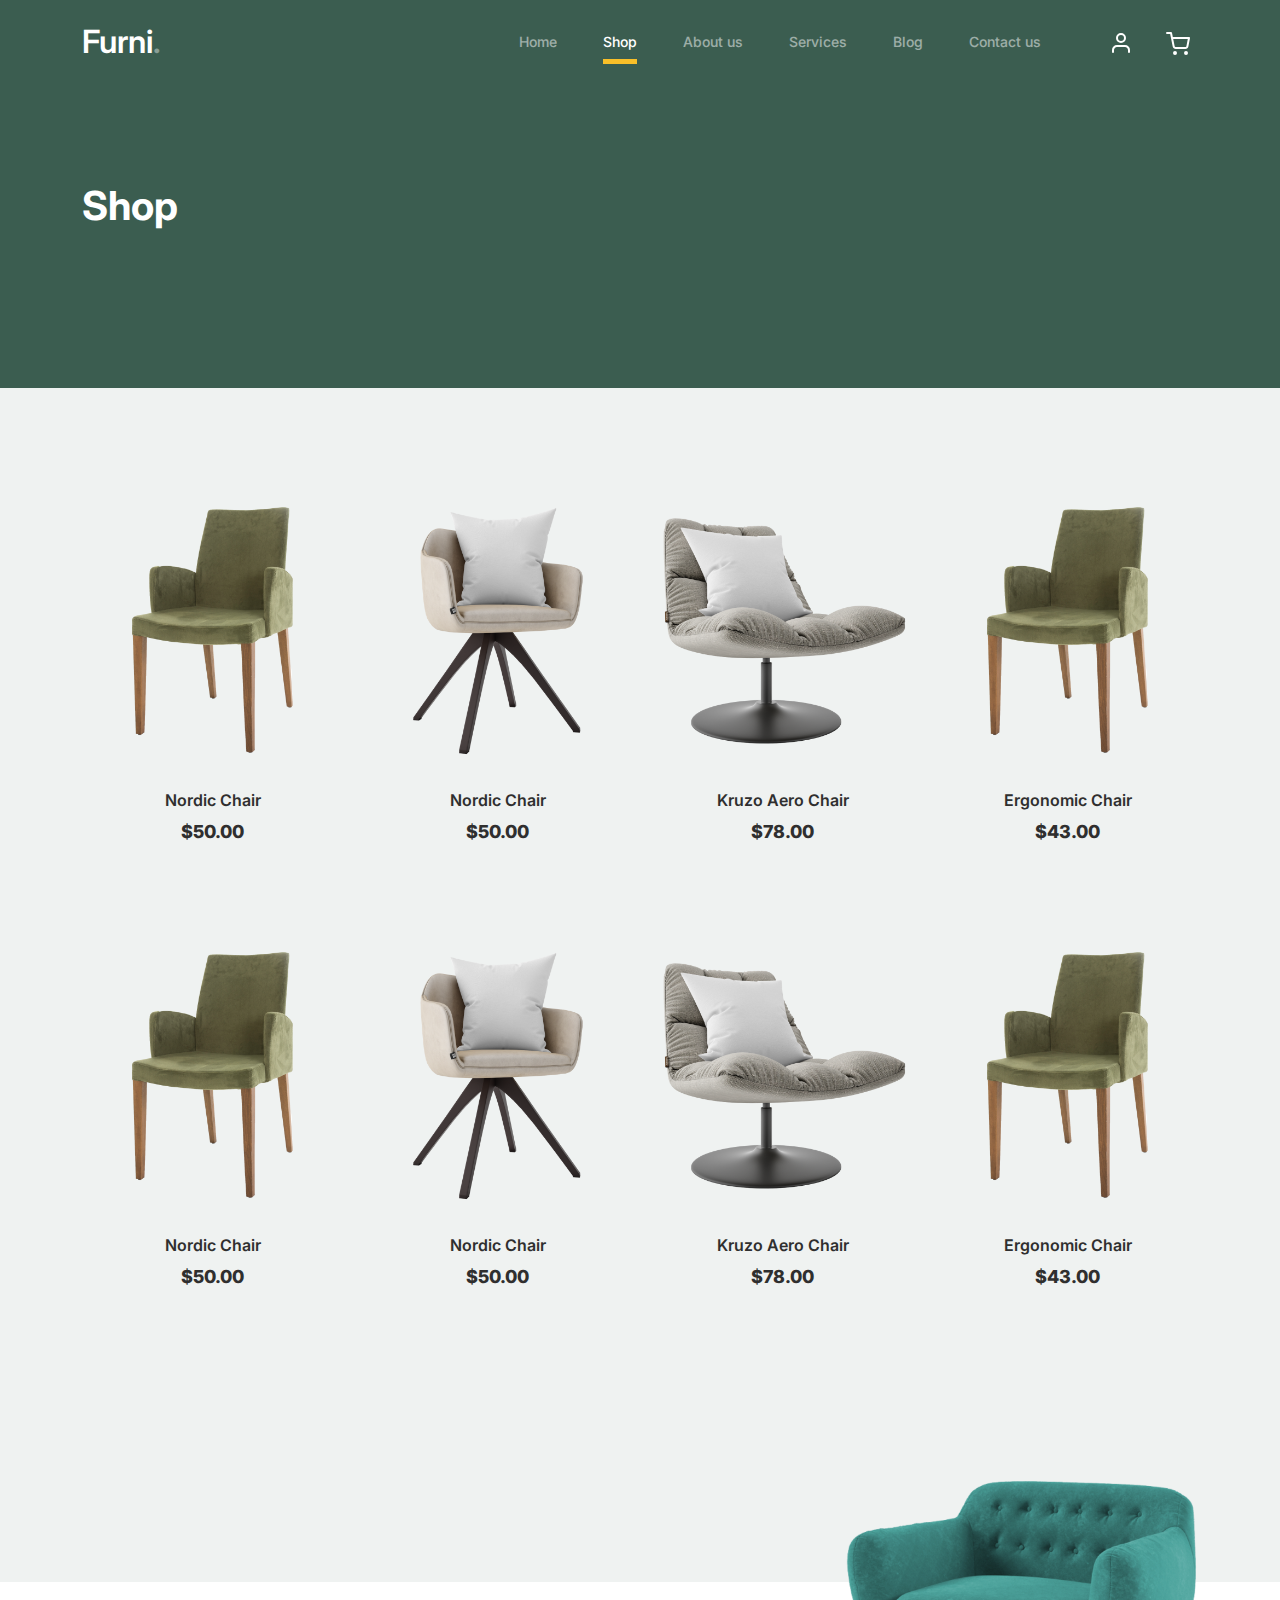
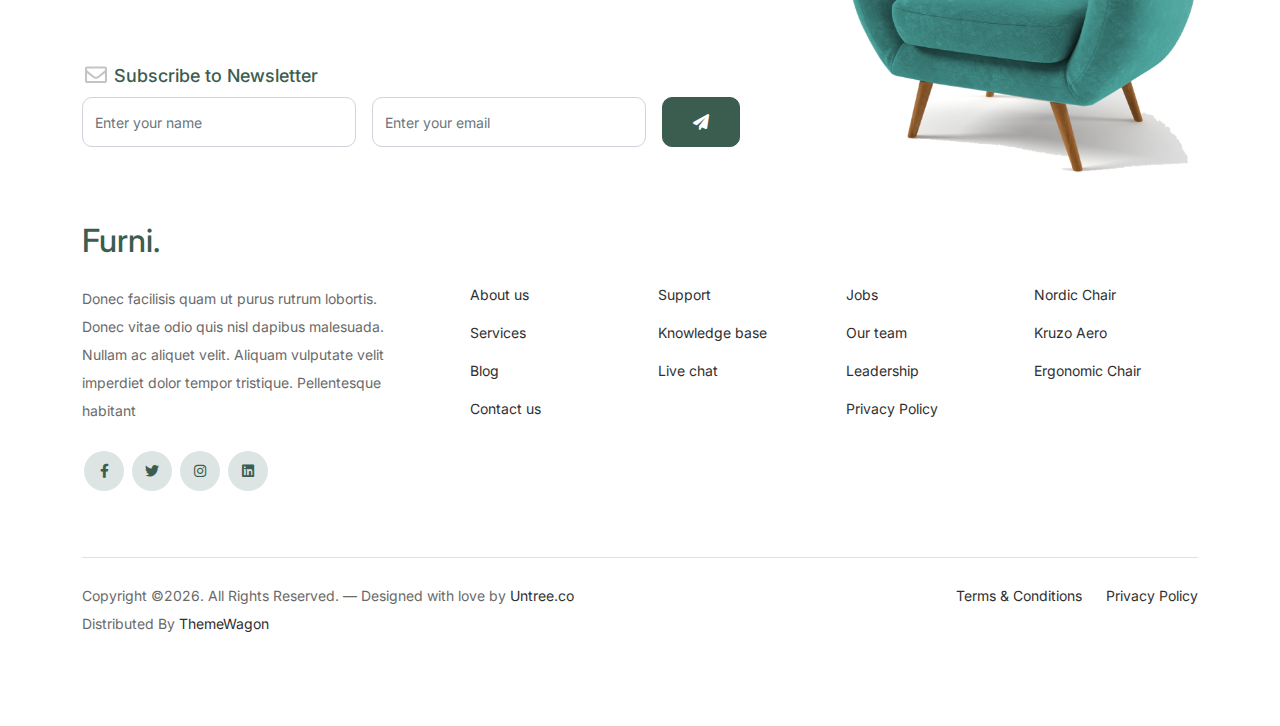
<file: shop.html>
<!-- /*
* Bootstrap 5
* Template Name: Furni
* Template Author: Untree.co
* Template URI: https://untree.co/
* License: https://creativecommons.org/licenses/by/3.0/
*/ -->
<!doctype html>
<html lang="en">
<head>
  <meta charset="utf-8">
  <meta name="viewport" content="width=device-width, initial-scale=1, shrink-to-fit=no">
  <meta name="author" content="Untree.co">
  <link rel="shortcut icon" href="favicon.png">

  <meta name="description" content="" />
  <meta name="keywords" content="bootstrap, bootstrap4" />

		<!-- Bootstrap CSS -->
		<link href="css/bootstrap.min.css" rel="stylesheet">
		<link href="https://cdnjs.cloudflare.com/ajax/libs/font-awesome/6.0.0-beta3/css/all.min.css" rel="stylesheet">
		<link href="css/tiny-slider.css" rel="stylesheet">
		<link href="css/style.css" rel="stylesheet">
		<title>Furni Free Bootstrap 5 Template for Furniture and Interior Design Websites by Untree.co </title>
	</head>

	<body>

		<!-- Start Header/Navigation -->
		<nav class="custom-navbar navbar navbar navbar-expand-md navbar-dark bg-dark" arial-label="Furni navigation bar">

			<div class="container">
				<a class="navbar-brand" href="index.html">Furni<span>.</span></a>

				<button class="navbar-toggler" type="button" data-bs-toggle="collapse" data-bs-target="#navbarsFurni" aria-controls="navbarsFurni" aria-expanded="false" aria-label="Toggle navigation">
					<span class="navbar-toggler-icon"></span>
				</button>

				<div class="collapse navbar-collapse" id="navbarsFurni">
					<ul class="custom-navbar-nav navbar-nav ms-auto mb-2 mb-md-0">
						<li class="nav-item ">
							<a class="nav-link" href="index.html">Home</a>
						</li>
						<li class="active"><a class="nav-link" href="shop.html">Shop</a></li>
						<li><a class="nav-link" href="about.html">About us</a></li>
						<li><a class="nav-link" href="services.html">Services</a></li>
						<li><a class="nav-link" href="blog.html">Blog</a></li>
						<li><a class="nav-link" href="contact.html">Contact us</a></li>
					</ul>

					<ul class="custom-navbar-cta navbar-nav mb-2 mb-md-0 ms-5">
						<li><a class="nav-link" href="#"><img src="images/user.svg"></a></li>
						<li><a class="nav-link" href="cart.html"><img src="images/cart.svg"></a></li>
					</ul>
				</div>
			</div>
				
		</nav>
		<!-- End Header/Navigation -->

		<!-- Start Hero Section -->
			<div class="hero">
				<div class="container">
					<div class="row justify-content-between">
						<div class="col-lg-5">
							<div class="intro-excerpt">
								<h1>Shop</h1>
							</div>
						</div>
						<div class="col-lg-7">
							
						</div>
					</div>
				</div>
			</div>
		<!-- End Hero Section -->

		

		<div class="untree_co-section product-section before-footer-section">
		    <div class="container">
		      	<div class="row">

		      		<!-- Start Column 1 -->
					<div class="col-12 col-md-4 col-lg-3 mb-5">
						<a class="product-item" href="#">
							<img src="images/product-3.png" class="img-fluid product-thumbnail">
							<h3 class="product-title">Nordic Chair</h3>
							<strong class="product-price">$50.00</strong>

							<span class="icon-cross">
								<img src="images/cross.svg" class="img-fluid">
							</span>
						</a>
					</div> 
					<!-- End Column 1 -->
						
					<!-- Start Column 2 -->
					<div class="col-12 col-md-4 col-lg-3 mb-5">
						<a class="product-item" href="#">
							<img src="images/product-1.png" class="img-fluid product-thumbnail">
							<h3 class="product-title">Nordic Chair</h3>
							<strong class="product-price">$50.00</strong>

							<span class="icon-cross">
								<img src="images/cross.svg" class="img-fluid">
							</span>
						</a>
					</div> 
					<!-- End Column 2 -->

					<!-- Start Column 3 -->
					<div class="col-12 col-md-4 col-lg-3 mb-5">
						<a class="product-item" href="#">
							<img src="images/product-2.png" class="img-fluid product-thumbnail">
							<h3 class="product-title">Kruzo Aero Chair</h3>
							<strong class="product-price">$78.00</strong>

							<span class="icon-cross">
								<img src="images/cross.svg" class="img-fluid">
							</span>
						</a>
					</div>
					<!-- End Column 3 -->

					<!-- Start Column 4 -->
					<div class="col-12 col-md-4 col-lg-3 mb-5">
						<a class="product-item" href="#">
							<img src="images/product-3.png" class="img-fluid product-thumbnail">
							<h3 class="product-title">Ergonomic Chair</h3>
							<strong class="product-price">$43.00</strong>

							<span class="icon-cross">
								<img src="images/cross.svg" class="img-fluid">
							</span>
						</a>
					</div>
					<!-- End Column 4 -->


					<!-- Start Column 1 -->
					<div class="col-12 col-md-4 col-lg-3 mb-5">
						<a class="product-item" href="#">
							<img src="images/product-3.png" class="img-fluid product-thumbnail">
							<h3 class="product-title">Nordic Chair</h3>
							<strong class="product-price">$50.00</strong>

							<span class="icon-cross">
								<img src="images/cross.svg" class="img-fluid">
							</span>
						</a>
					</div> 
					<!-- End Column 1 -->
						
					<!-- Start Column 2 -->
					<div class="col-12 col-md-4 col-lg-3 mb-5">
						<a class="product-item" href="#">
							<img src="images/product-1.png" class="img-fluid product-thumbnail">
							<h3 class="product-title">Nordic Chair</h3>
							<strong class="product-price">$50.00</strong>

							<span class="icon-cross">
								<img src="images/cross.svg" class="img-fluid">
							</span>
						</a>
					</div> 
					<!-- End Column 2 -->

					<!-- Start Column 3 -->
					<div class="col-12 col-md-4 col-lg-3 mb-5">
						<a class="product-item" href="#">
							<img src="images/product-2.png" class="img-fluid product-thumbnail">
							<h3 class="product-title">Kruzo Aero Chair</h3>
							<strong class="product-price">$78.00</strong>

							<span class="icon-cross">
								<img src="images/cross.svg" class="img-fluid">
							</span>
						</a>
					</div>
					<!-- End Column 3 -->

					<!-- Start Column 4 -->
					<div class="col-12 col-md-4 col-lg-3 mb-5">
						<a class="product-item" href="#">
							<img src="images/product-3.png" class="img-fluid product-thumbnail">
							<h3 class="product-title">Ergonomic Chair</h3>
							<strong class="product-price">$43.00</strong>

							<span class="icon-cross">
								<img src="images/cross.svg" class="img-fluid">
							</span>
						</a>
					</div>
					<!-- End Column 4 -->

		      	</div>
		    </div>
		</div>


		<!-- Start Footer Section -->
		<footer class="footer-section">
			<div class="container relative">

				<div class="sofa-img">
					<img src="images/sofa.png" alt="Image" class="img-fluid">
				</div>

				<div class="row">
					<div class="col-lg-8">
						<div class="subscription-form">
							<h3 class="d-flex align-items-center"><span class="me-1"><img src="images/envelope-outline.svg" alt="Image" class="img-fluid"></span><span>Subscribe to Newsletter</span></h3>

							<form action="#" class="row g-3">
								<div class="col-auto">
									<input type="text" class="form-control" placeholder="Enter your name">
								</div>
								<div class="col-auto">
									<input type="email" class="form-control" placeholder="Enter your email">
								</div>
								<div class="col-auto">
									<button class="btn btn-primary">
										<span class="fa fa-paper-plane"></span>
									</button>
								</div>
							</form>

						</div>
					</div>
				</div>

				<div class="row g-5 mb-5">
					<div class="col-lg-4">
						<div class="mb-4 footer-logo-wrap"><a href="#" class="footer-logo">Furni<span>.</span></a></div>
						<p class="mb-4">Donec facilisis quam ut purus rutrum lobortis. Donec vitae odio quis nisl dapibus malesuada. Nullam ac aliquet velit. Aliquam vulputate velit imperdiet dolor tempor tristique. Pellentesque habitant</p>

						<ul class="list-unstyled custom-social">
							<li><a href="#"><span class="fa fa-brands fa-facebook-f"></span></a></li>
							<li><a href="#"><span class="fa fa-brands fa-twitter"></span></a></li>
							<li><a href="#"><span class="fa fa-brands fa-instagram"></span></a></li>
							<li><a href="#"><span class="fa fa-brands fa-linkedin"></span></a></li>
						</ul>
					</div>

					<div class="col-lg-8">
						<div class="row links-wrap">
							<div class="col-6 col-sm-6 col-md-3">
								<ul class="list-unstyled">
									<li><a href="#">About us</a></li>
									<li><a href="#">Services</a></li>
									<li><a href="#">Blog</a></li>
									<li><a href="#">Contact us</a></li>
								</ul>
							</div>

							<div class="col-6 col-sm-6 col-md-3">
								<ul class="list-unstyled">
									<li><a href="#">Support</a></li>
									<li><a href="#">Knowledge base</a></li>
									<li><a href="#">Live chat</a></li>
								</ul>
							</div>

							<div class="col-6 col-sm-6 col-md-3">
								<ul class="list-unstyled">
									<li><a href="#">Jobs</a></li>
									<li><a href="#">Our team</a></li>
									<li><a href="#">Leadership</a></li>
									<li><a href="#">Privacy Policy</a></li>
								</ul>
							</div>

							<div class="col-6 col-sm-6 col-md-3">
								<ul class="list-unstyled">
									<li><a href="#">Nordic Chair</a></li>
									<li><a href="#">Kruzo Aero</a></li>
									<li><a href="#">Ergonomic Chair</a></li>
								</ul>
							</div>
						</div>
					</div>

				</div>

				<div class="border-top copyright">
					<div class="row pt-4">
						<div class="col-lg-6">
							<p class="mb-2 text-center text-lg-start">Copyright &copy;<script>document.write(new Date().getFullYear());</script>. All Rights Reserved. &mdash; Designed with love by <a href="https://untree.co">Untree.co</a>  Distributed By <a href="https://themewagon.com">ThemeWagon</a> <!-- License information: https://untree.co/license/ -->
            </p>
						</div>

						<div class="col-lg-6 text-center text-lg-end">
							<ul class="list-unstyled d-inline-flex ms-auto">
								<li class="me-4"><a href="#">Terms &amp; Conditions</a></li>
								<li><a href="#">Privacy Policy</a></li>
							</ul>
						</div>

					</div>
				</div>

			</div>
		</footer>
		<!-- End Footer Section -->	


		<script src="js/bootstrap.bundle.min.js"></script>
		<script src="js/tiny-slider.js"></script>
		<script src="js/custom.js"></script>
	</body>

</html>
</file>
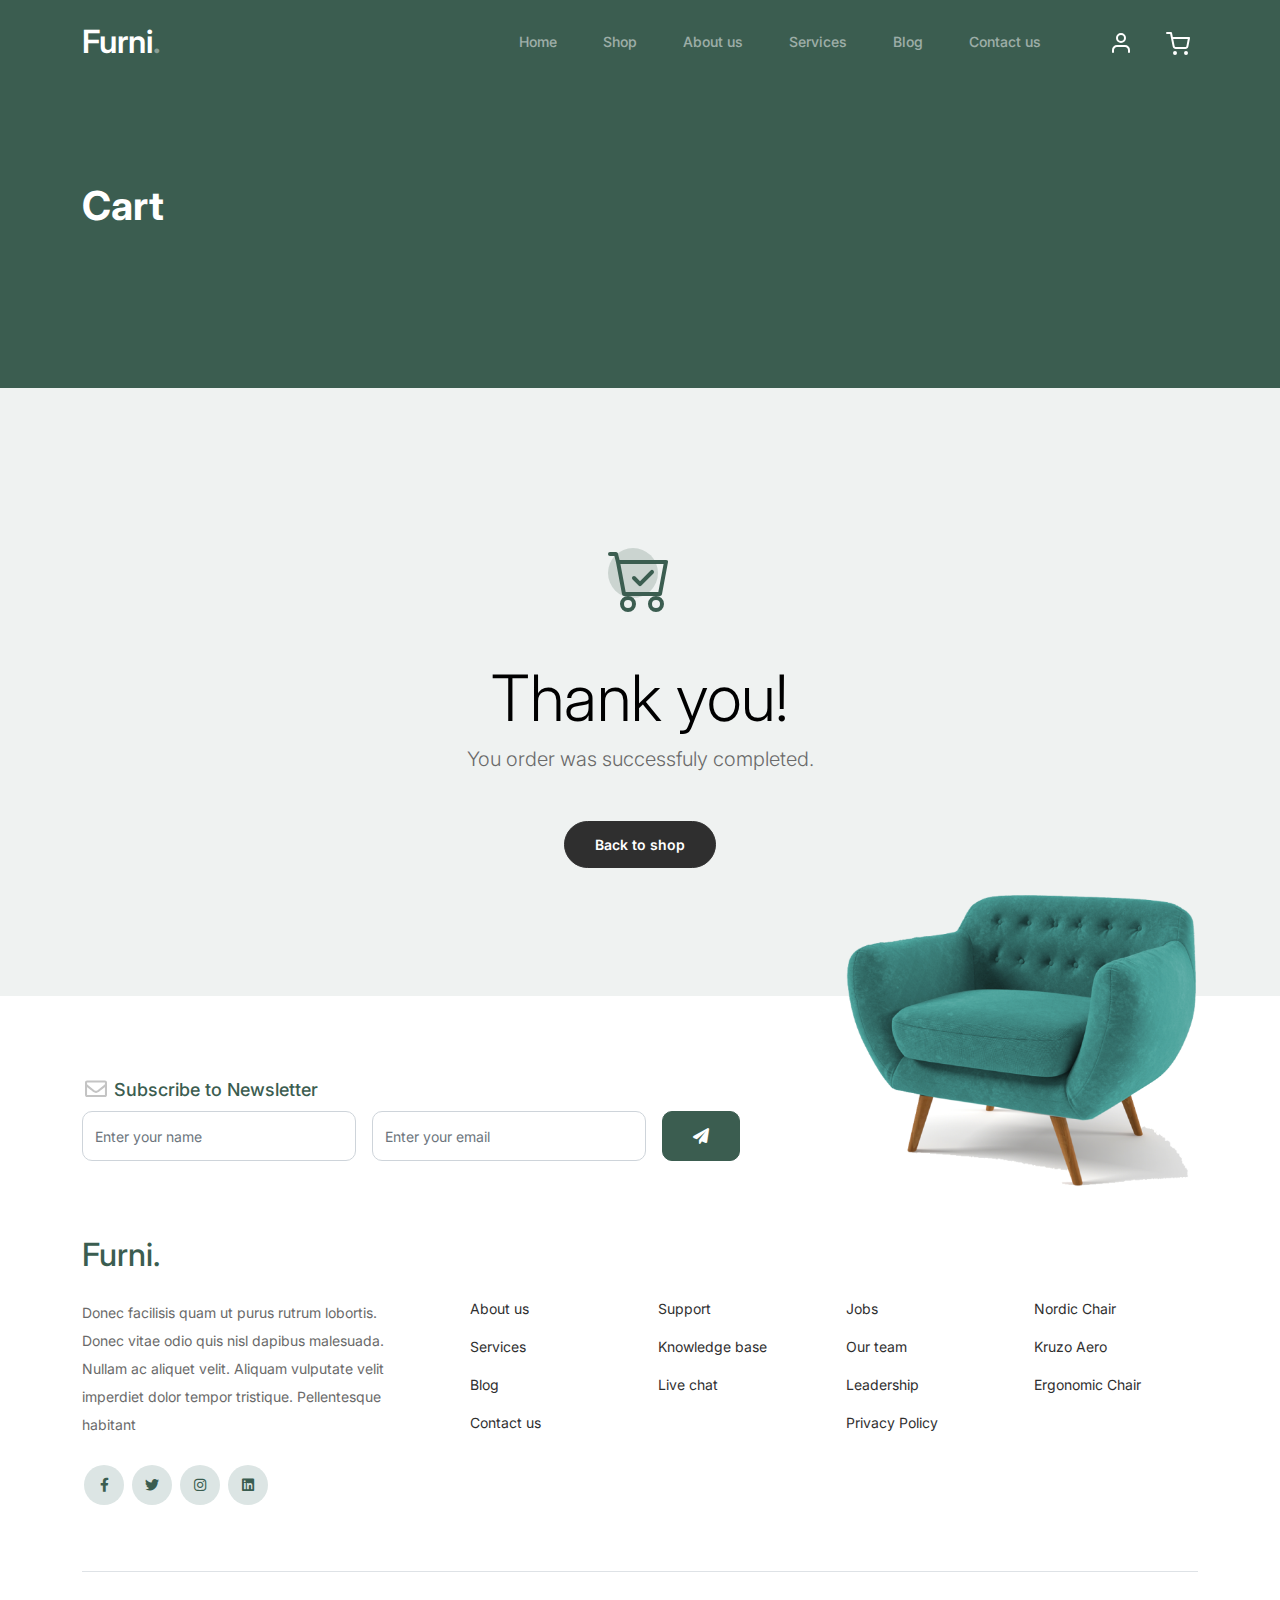
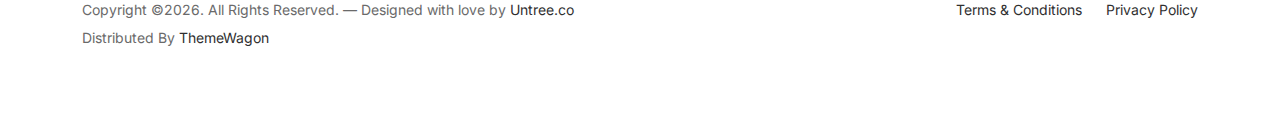
<file: thankyou.html>
<!-- /*
* Bootstrap 5
* Template Name: Furni
* Template Author: Untree.co
* Template URI: https://untree.co/
* License: https://creativecommons.org/licenses/by/3.0/
*/ -->
<!doctype html>
<html lang="en">
<head>
  <meta charset="utf-8">
  <meta name="viewport" content="width=device-width, initial-scale=1, shrink-to-fit=no">
  <meta name="author" content="Untree.co">
  <link rel="shortcut icon" href="favicon.png">

  <meta name="description" content="" />
  <meta name="keywords" content="bootstrap, bootstrap4" />

		<!-- Bootstrap CSS -->
		<link href="css/bootstrap.min.css" rel="stylesheet">
		<link href="https://cdnjs.cloudflare.com/ajax/libs/font-awesome/6.0.0-beta3/css/all.min.css" rel="stylesheet">
		<link href="css/tiny-slider.css" rel="stylesheet">
		<link href="css/style.css" rel="stylesheet">
		<title>Furni Free Bootstrap 5 Template for Furniture and Interior Design Websites by Untree.co </title>
	</head>

	<body>

		<!-- Start Header/Navigation -->
		<nav class="custom-navbar navbar navbar navbar-expand-md navbar-dark bg-dark" arial-label="Furni navigation bar">

			<div class="container">
				<a class="navbar-brand" href="index.html">Furni<span>.</span></a>

				<button class="navbar-toggler" type="button" data-bs-toggle="collapse" data-bs-target="#navbarsFurni" aria-controls="navbarsFurni" aria-expanded="false" aria-label="Toggle navigation">
					<span class="navbar-toggler-icon"></span>
				</button>

				<div class="collapse navbar-collapse" id="navbarsFurni">
					<ul class="custom-navbar-nav navbar-nav ms-auto mb-2 mb-md-0">
						<li class="nav-item ">
							<a class="nav-link" href="index.html">Home</a>
						</li>
						<li><a class="nav-link" href="shop.html">Shop</a></li>
						<li><a class="nav-link" href="about.html">About us</a></li>
						<li><a class="nav-link" href="services.html">Services</a></li>
						<li><a class="nav-link" href="blog.html">Blog</a></li>
						<li><a class="nav-link" href="contact.html">Contact us</a></li>
					</ul>

					<ul class="custom-navbar-cta navbar-nav mb-2 mb-md-0 ms-5">
						<li><a class="nav-link" href="#"><img src="images/user.svg"></a></li>
						<li><a class="nav-link" href="cart.html"><img src="images/cart.svg"></a></li>
					</ul>
				</div>
			</div>
				
		</nav>
		<!-- End Header/Navigation -->

		<!-- Start Hero Section -->
			<div class="hero">
				<div class="container">
					<div class="row justify-content-between">
						<div class="col-lg-5">
							<div class="intro-excerpt">
								<h1>Cart</h1>
							</div>
						</div>
						<div class="col-lg-7">
							
						</div>
					</div>
				</div>
			</div>
		<!-- End Hero Section -->

		

		<div class="untree_co-section">
    <div class="container">
      <div class="row">
        <div class="col-md-12 text-center pt-5">
          <span class="display-3 thankyou-icon text-primary">
            <svg width="1em" height="1em" viewBox="0 0 16 16" class="bi bi-cart-check mb-5" fill="currentColor" xmlns="http://www.w3.org/2000/svg">
              <path fill-rule="evenodd" d="M11.354 5.646a.5.5 0 0 1 0 .708l-3 3a.5.5 0 0 1-.708 0l-1.5-1.5a.5.5 0 1 1 .708-.708L8 8.293l2.646-2.647a.5.5 0 0 1 .708 0z"/>
              <path fill-rule="evenodd" d="M0 1.5A.5.5 0 0 1 .5 1H2a.5.5 0 0 1 .485.379L2.89 3H14.5a.5.5 0 0 1 .491.592l-1.5 8A.5.5 0 0 1 13 12H4a.5.5 0 0 1-.491-.408L2.01 3.607 1.61 2H.5a.5.5 0 0 1-.5-.5zM3.102 4l1.313 7h8.17l1.313-7H3.102zM5 12a2 2 0 1 0 0 4 2 2 0 0 0 0-4zm7 0a2 2 0 1 0 0 4 2 2 0 0 0 0-4zm-7 1a1 1 0 1 0 0 2 1 1 0 0 0 0-2zm7 0a1 1 0 1 0 0 2 1 1 0 0 0 0-2z"/>
            </svg>
          </span>
          <h2 class="display-3 text-black">Thank you!</h2>
          <p class="lead mb-5">You order was successfuly completed.</p>
          <p><a href="shop.html" class="btn btn-sm btn-outline-black">Back to shop</a></p>
        </div>
      </div>
    </div>
  </div>

		<!-- Start Footer Section -->
		<footer class="footer-section">
			<div class="container relative">

				<div class="sofa-img">
					<img src="images/sofa.png" alt="Image" class="img-fluid">
				</div>

				<div class="row">
					<div class="col-lg-8">
						<div class="subscription-form">
							<h3 class="d-flex align-items-center"><span class="me-1"><img src="images/envelope-outline.svg" alt="Image" class="img-fluid"></span><span>Subscribe to Newsletter</span></h3>

							<form action="#" class="row g-3">
								<div class="col-auto">
									<input type="text" class="form-control" placeholder="Enter your name">
								</div>
								<div class="col-auto">
									<input type="email" class="form-control" placeholder="Enter your email">
								</div>
								<div class="col-auto">
									<button class="btn btn-primary">
										<span class="fa fa-paper-plane"></span>
									</button>
								</div>
							</form>

						</div>
					</div>
				</div>

				<div class="row g-5 mb-5">
					<div class="col-lg-4">
						<div class="mb-4 footer-logo-wrap"><a href="#" class="footer-logo">Furni<span>.</span></a></div>
						<p class="mb-4">Donec facilisis quam ut purus rutrum lobortis. Donec vitae odio quis nisl dapibus malesuada. Nullam ac aliquet velit. Aliquam vulputate velit imperdiet dolor tempor tristique. Pellentesque habitant</p>

						<ul class="list-unstyled custom-social">
							<li><a href="#"><span class="fa fa-brands fa-facebook-f"></span></a></li>
							<li><a href="#"><span class="fa fa-brands fa-twitter"></span></a></li>
							<li><a href="#"><span class="fa fa-brands fa-instagram"></span></a></li>
							<li><a href="#"><span class="fa fa-brands fa-linkedin"></span></a></li>
						</ul>
					</div>

					<div class="col-lg-8">
						<div class="row links-wrap">
							<div class="col-6 col-sm-6 col-md-3">
								<ul class="list-unstyled">
									<li><a href="#">About us</a></li>
									<li><a href="#">Services</a></li>
									<li><a href="#">Blog</a></li>
									<li><a href="#">Contact us</a></li>
								</ul>
							</div>

							<div class="col-6 col-sm-6 col-md-3">
								<ul class="list-unstyled">
									<li><a href="#">Support</a></li>
									<li><a href="#">Knowledge base</a></li>
									<li><a href="#">Live chat</a></li>
								</ul>
							</div>

							<div class="col-6 col-sm-6 col-md-3">
								<ul class="list-unstyled">
									<li><a href="#">Jobs</a></li>
									<li><a href="#">Our team</a></li>
									<li><a href="#">Leadership</a></li>
									<li><a href="#">Privacy Policy</a></li>
								</ul>
							</div>

							<div class="col-6 col-sm-6 col-md-3">
								<ul class="list-unstyled">
									<li><a href="#">Nordic Chair</a></li>
									<li><a href="#">Kruzo Aero</a></li>
									<li><a href="#">Ergonomic Chair</a></li>
								</ul>
							</div>
						</div>
					</div>

				</div>

				<div class="border-top copyright">
					<div class="row pt-4">
						<div class="col-lg-6">
							<p class="mb-2 text-center text-lg-start">Copyright &copy;<script>document.write(new Date().getFullYear());</script>. All Rights Reserved. &mdash; Designed with love by <a href="https://untree.co">Untree.co</a> Distributed By <a href="https://themewagon.com">ThemeWagon</a> <!-- License information: https://untree.co/license/ -->
            </p>
						</div>

						<div class="col-lg-6 text-center text-lg-end">
							<ul class="list-unstyled d-inline-flex ms-auto">
								<li class="me-4"><a href="#">Terms &amp; Conditions</a></li>
								<li><a href="#">Privacy Policy</a></li>
							</ul>
						</div>

					</div>
				</div>

			</div>
		</footer>
		<!-- End Footer Section -->	


		<script src="js/bootstrap.bundle.min.js"></script>
		<script src="js/tiny-slider.js"></script>
		<script src="js/custom.js"></script>
	</body>

</html>
</file>
<file: css/tiny-slider.css>
.tns-outer{padding:0 !important}.tns-outer [hidden]{display:none !important}.tns-outer [aria-controls],.tns-outer [data-action]{cursor:pointer}.tns-slider{-webkit-transition:all 0s;-moz-transition:all 0s;transition:all 0s}.tns-slider>.tns-item{-webkit-box-sizing:border-box;-moz-box-sizing:border-box;box-sizing:border-box}.tns-horizontal.tns-subpixel{white-space:nowrap}.tns-horizontal.tns-subpixel>.tns-item{display:inline-block;vertical-align:top;white-space:normal}.tns-horizontal.tns-no-subpixel:after{content:'';display:table;clear:both}.tns-horizontal.tns-no-subpixel>.tns-item{float:left}.tns-horizontal.tns-carousel.tns-no-subpixel>.tns-item{margin-right:-100%}.tns-no-calc{position:relative;left:0}.tns-gallery{position:relative;left:0;min-height:1px}.tns-gallery>.tns-item{position:absolute;left:-100%;-webkit-transition:transform 0s, opacity 0s;-moz-transition:transform 0s, opacity 0s;transition:transform 0s, opacity 0s}.tns-gallery>.tns-slide-active{position:relative;left:auto !important}.tns-gallery>.tns-moving{-webkit-transition:all 0.25s;-moz-transition:all 0.25s;transition:all 0.25s}.tns-autowidth{display:inline-block}.tns-lazy-img{-webkit-transition:opacity 0.6s;-moz-transition:opacity 0.6s;transition:opacity 0.6s;opacity:0.6}.tns-lazy-img.tns-complete{opacity:1}.tns-ah{-webkit-transition:height 0s;-moz-transition:height 0s;transition:height 0s}.tns-ovh{overflow:hidden}.tns-visually-hidden{position:absolute;left:-10000em}.tns-transparent{opacity:0;visibility:hidden}.tns-fadeIn{opacity:1;filter:alpha(opacity=100);z-index:0}.tns-normal,.tns-fadeOut{opacity:0;filter:alpha(opacity=0);z-index:-1}.tns-vpfix{white-space:nowrap}.tns-vpfix>div,.tns-vpfix>li{display:inline-block}.tns-t-subp2{margin:0 auto;width:310px;position:relative;height:10px;overflow:hidden}.tns-t-ct{width:2333.3333333%;width:-webkit-calc(100% * 70 / 3);width:-moz-calc(100% * 70 / 3);width:calc(100% * 70 / 3);position:absolute;right:0}.tns-t-ct:after{content:'';display:table;clear:both}.tns-t-ct>div{width:1.4285714%;width:-webkit-calc(100% / 70);width:-moz-calc(100% / 70);width:calc(100% / 70);height:10px;float:left}

/*# sourceMappingURL=sourcemaps/tiny-slider.css.map */
</file>
<file: css/style.css>
/*
* Template Name: UntreeStore
* Template Author: Untree.co
* Author URI: https://untree.co/
* License: https://creativecommons.org/licenses/by/3.0/
*/
@import url("https://fonts.googleapis.com/css2?family=Inter:wght@400;500;600;700;800&display=swap");
body {
  overflow-x: hidden;
  position: relative; }

body {
  font-family: "Inter", sans-serif;
  font-weight: 400;
  line-height: 28px;
  color: #6a6a6a;
  font-size: 14px;
  background-color: #eff2f1; }

a {
  text-decoration: none;
  -webkit-transition: .3s all ease;
  -o-transition: .3s all ease;
  transition: .3s all ease;
  color: #2f2f2f;
  text-decoration: underline; }
  a:hover {
    color: #2f2f2f;
    text-decoration: none; }
  a.more {
    font-weight: 600; }

.custom-navbar {
  background: #3b5d50 !important;
  padding-top: 20px;
  padding-bottom: 20px; }
  .custom-navbar .navbar-brand {
    font-size: 32px;
    font-weight: 600; }
    .custom-navbar .navbar-brand > span {
      opacity: .4; }
  .custom-navbar .navbar-toggler {
    border-color: transparent; }
    .custom-navbar .navbar-toggler:active, .custom-navbar .navbar-toggler:focus {
      -webkit-box-shadow: none;
      box-shadow: none;
      outline: none; }
  @media (min-width: 992px) {
    .custom-navbar .custom-navbar-nav li {
      margin-left: 15px;
      margin-right: 15px; } }
  .custom-navbar .custom-navbar-nav li a {
    font-weight: 500;
    color: #ffffff !important;
    opacity: .5;
    -webkit-transition: .3s all ease;
    -o-transition: .3s all ease;
    transition: .3s all ease;
    position: relative; }
    @media (min-width: 768px) {
      .custom-navbar .custom-navbar-nav li a:before {
        content: "";
        position: absolute;
        bottom: 0;
        left: 8px;
        right: 8px;
        background: #f9bf29;
        height: 5px;
        opacity: 1;
        visibility: visible;
        width: 0;
        -webkit-transition: .15s all ease-out;
        -o-transition: .15s all ease-out;
        transition: .15s all ease-out; } }
    .custom-navbar .custom-navbar-nav li a:hover {
      opacity: 1; }
      .custom-navbar .custom-navbar-nav li a:hover:before {
        width: calc(100% - 16px); }
  .custom-navbar .custom-navbar-nav li.active a {
    opacity: 1; }
    .custom-navbar .custom-navbar-nav li.active a:before {
      width: calc(100% - 16px); }
  .custom-navbar .custom-navbar-cta {
    margin-left: 0 !important;
    -webkit-box-orient: horizontal;
    -webkit-box-direction: normal;
    -ms-flex-direction: row;
    flex-direction: row; }
    @media (min-width: 768px) {
      .custom-navbar .custom-navbar-cta {
        margin-left: 40px !important; } }
    .custom-navbar .custom-navbar-cta li {
      margin-left: 0px;
      margin-right: 0px; }
      .custom-navbar .custom-navbar-cta li:first-child {
        margin-right: 20px; }

.hero {
  background: #3b5d50;
  padding: calc(4rem - 30px) 0 0rem 0; }
  @media (min-width: 768px) {
    .hero {
      padding: calc(4rem - 30px) 0 4rem 0; } }
  @media (min-width: 992px) {
    .hero {
      padding: calc(8rem - 30px) 0 8rem 0; } }
  .hero .intro-excerpt {
    position: relative;
    z-index: 4; }
    @media (min-width: 992px) {
      .hero .intro-excerpt {
        max-width: 450px; } }
  .hero h1 {
    font-weight: 700;
    color: #ffffff;
    margin-bottom: 30px; }
    @media (min-width: 1400px) {
      .hero h1 {
        font-size: 54px; } }
  .hero p {
    color: rgba(255, 255, 255, 0.5);
    margin-botom: 30px; }
  .hero .hero-img-wrap {
    position: relative; }
    .hero .hero-img-wrap img {
      position: relative;
      top: 0px;
      right: 0px;
      z-index: 2;
      max-width: 780px;
      left: -20px; }
      @media (min-width: 768px) {
        .hero .hero-img-wrap img {
          right: 0px;
          left: -100px; } }
      @media (min-width: 992px) {
        .hero .hero-img-wrap img {
          left: 0px;
          top: -80px;
          position: absolute;
          right: -50px; } }
      @media (min-width: 1200px) {
        .hero .hero-img-wrap img {
          left: 0px;
          top: -80px;
          right: -100px; } }
    .hero .hero-img-wrap:after {
      content: "";
      position: absolute;
      width: 255px;
      height: 217px;
      background-image: url("../images/dots-light.svg");
      background-size: contain;
      background-repeat: no-repeat;
      right: -100px;
      top: -0px; }
      @media (min-width: 1200px) {
        .hero .hero-img-wrap:after {
          top: -40px; } }

.btn {
  font-weight: 600;
  padding: 12px 30px;
  border-radius: 30px;
  color: #ffffff;
  background: #2f2f2f;
  border-color: #2f2f2f; }
  .btn:hover {
    color: #ffffff;
    background: #222222;
    border-color: #222222; }
  .btn:active, .btn:focus {
    outline: none !important;
    -webkit-box-shadow: none;
    box-shadow: none; }
  .btn.btn-primary {
    background: #3b5d50;
    border-color: #3b5d50; }
    .btn.btn-primary:hover {
      background: #314d43;
      border-color: #314d43; }
  .btn.btn-secondary {
    color: #2f2f2f;
    background: #f9bf29;
    border-color: #f9bf29; }
    .btn.btn-secondary:hover {
      background: #f8b810;
      border-color: #f8b810; }
  .btn.btn-white-outline {
    background: transparent;
    border-width: 2px;
    border-color: rgba(255, 255, 255, 0.3); }
    .btn.btn-white-outline:hover {
      border-color: white;
      color: #ffffff; }

.section-title {
  color: #2f2f2f; }

.product-section {
  padding: 7rem 0; }
  .product-section .product-item {
    text-align: center;
    text-decoration: none;
    display: block;
    position: relative;
    padding-bottom: 50px;
    cursor: pointer; }
    .product-section .product-item .product-thumbnail {
      margin-bottom: 30px;
      position: relative;
      top: 0;
      -webkit-transition: .3s all ease;
      -o-transition: .3s all ease;
      transition: .3s all ease; }
    .product-section .product-item h3 {
      font-weight: 600;
      font-size: 16px; }
    .product-section .product-item strong {
      font-weight: 800 !important;
      font-size: 18px !important; }
    .product-section .product-item h3, .product-section .product-item strong {
      color: #2f2f2f;
      text-decoration: none; }
    .product-section .product-item .icon-cross {
      position: absolute;
      width: 35px;
      height: 35px;
      display: inline-block;
      background: #2f2f2f;
      bottom: 15px;
      left: 50%;
      -webkit-transform: translateX(-50%);
      -ms-transform: translateX(-50%);
      transform: translateX(-50%);
      margin-bottom: -17.5px;
      border-radius: 50%;
      opacity: 0;
      visibility: hidden;
      -webkit-transition: .3s all ease;
      -o-transition: .3s all ease;
      transition: .3s all ease; }
      .product-section .product-item .icon-cross img {
        position: absolute;
        left: 50%;
        top: 50%;
        -webkit-transform: translate(-50%, -50%);
        -ms-transform: translate(-50%, -50%);
        transform: translate(-50%, -50%); }
    .product-section .product-item:before {
      bottom: 0;
      left: 0;
      right: 0;
      position: absolute;
      content: "";
      background: #dce5e4;
      height: 0%;
      z-index: -1;
      border-radius: 10px;
      -webkit-transition: .3s all ease;
      -o-transition: .3s all ease;
      transition: .3s all ease; }
    .product-section .product-item:hover .product-thumbnail {
      top: -25px; }
    .product-section .product-item:hover .icon-cross {
      bottom: 0;
      opacity: 1;
      visibility: visible; }
    .product-section .product-item:hover:before {
      height: 70%; }

.why-choose-section {
  padding: 7rem 0; }
  .why-choose-section .img-wrap {
    position: relative; }
    .why-choose-section .img-wrap:before {
      position: absolute;
      content: "";
      width: 255px;
      height: 217px;
      background-image: url("../images/dots-yellow.svg");
      background-repeat: no-repeat;
      background-size: contain;
      -webkit-transform: translate(-40%, -40%);
      -ms-transform: translate(-40%, -40%);
      transform: translate(-40%, -40%);
      z-index: -1; }
    .why-choose-section .img-wrap img {
      border-radius: 20px; }

.feature {
  margin-bottom: 30px; }
  .feature .icon {
    display: inline-block;
    position: relative;
    margin-bottom: 20px; }
    .feature .icon:before {
      content: "";
      width: 33px;
      height: 33px;
      position: absolute;
      background: rgba(59, 93, 80, 0.2);
      border-radius: 50%;
      right: -8px;
      bottom: 0; }
  .feature h3 {
    font-size: 14px;
    color: #2f2f2f; }
  .feature p {
    font-size: 14px;
    line-height: 22px;
    color: #6a6a6a; }

.we-help-section {
  padding: 7rem 0; }
  .we-help-section .imgs-grid {
    display: -ms-grid;
    display: grid;
    -ms-grid-columns: (1fr)[27];
    grid-template-columns: repeat(27, 1fr);
    position: relative; }
    .we-help-section .imgs-grid:before {
      position: absolute;
      content: "";
      width: 255px;
      height: 217px;
      background-image: url("../images/dots-green.svg");
      background-size: contain;
      background-repeat: no-repeat;
      -webkit-transform: translate(-40%, -40%);
      -ms-transform: translate(-40%, -40%);
      transform: translate(-40%, -40%);
      z-index: -1; }
    .we-help-section .imgs-grid .grid {
      position: relative; }
      .we-help-section .imgs-grid .grid img {
        border-radius: 20px;
        max-width: 100%; }
      .we-help-section .imgs-grid .grid.grid-1 {
        -ms-grid-column: 1;
        -ms-grid-column-span: 18;
        grid-column: 1 / span 18;
        -ms-grid-row: 1;
        -ms-grid-row-span: 27;
        grid-row: 1 / span 27; }
      .we-help-section .imgs-grid .grid.grid-2 {
        -ms-grid-column: 19;
        -ms-grid-column-span: 27;
        grid-column: 19 / span 27;
        -ms-grid-row: 1;
        -ms-grid-row-span: 5;
        grid-row: 1 / span 5;
        padding-left: 20px; }
      .we-help-section .imgs-grid .grid.grid-3 {
        -ms-grid-column: 14;
        -ms-grid-column-span: 16;
        grid-column: 14 / span 16;
        -ms-grid-row: 6;
        -ms-grid-row-span: 27;
        grid-row: 6 / span 27;
        padding-top: 20px; }

.custom-list {
  width: 100%; }
  .custom-list li {
    display: inline-block;
    width: calc(50% - 20px);
    margin-bottom: 12px;
    line-height: 1.5;
    position: relative;
    padding-left: 20px; }
    .custom-list li:before {
      content: "";
      width: 8px;
      height: 8px;
      border-radius: 50%;
      border: 2px solid #3b5d50;
      position: absolute;
      left: 0;
      top: 8px; }

.popular-product {
  padding: 0 0 7rem 0; }
  .popular-product .product-item-sm h3 {
    font-size: 14px;
    font-weight: 700;
    color: #2f2f2f; }
  .popular-product .product-item-sm a {
    text-decoration: none;
    color: #2f2f2f;
    -webkit-transition: .3s all ease;
    -o-transition: .3s all ease;
    transition: .3s all ease; }
    .popular-product .product-item-sm a:hover {
      color: rgba(47, 47, 47, 0.5); }
  .popular-product .product-item-sm p {
    line-height: 1.4;
    margin-bottom: 10px;
    font-size: 14px; }
  .popular-product .product-item-sm .thumbnail {
    margin-right: 10px;
    -webkit-box-flex: 0;
    -ms-flex: 0 0 120px;
    flex: 0 0 120px;
    position: relative; }
    .popular-product .product-item-sm .thumbnail:before {
      content: "";
      position: absolute;
      border-radius: 20px;
      background: #dce5e4;
      width: 98px;
      height: 98px;
      top: 50%;
      left: 50%;
      -webkit-transform: translate(-50%, -50%);
      -ms-transform: translate(-50%, -50%);
      transform: translate(-50%, -50%);
      z-index: -1; }

.testimonial-section {
  padding: 3rem 0 7rem 0; }

.testimonial-slider-wrap {
  position: relative; }
  .testimonial-slider-wrap .tns-inner {
    padding-top: 30px; }
  .testimonial-slider-wrap .item .testimonial-block blockquote {
    font-size: 16px; }
    @media (min-width: 768px) {
      .testimonial-slider-wrap .item .testimonial-block blockquote {
        line-height: 32px;
        font-size: 18px; } }
  .testimonial-slider-wrap .item .testimonial-block .author-info .author-pic {
    margin-bottom: 20px; }
    .testimonial-slider-wrap .item .testimonial-block .author-info .author-pic img {
      max-width: 80px;
      border-radius: 50%; }
  .testimonial-slider-wrap .item .testimonial-block .author-info h3 {
    font-size: 14px;
    font-weight: 700;
    color: #2f2f2f;
    margin-bottom: 0; }
  .testimonial-slider-wrap #testimonial-nav {
    position: absolute;
    top: 50%;
    z-index: 99;
    width: 100%;
    display: none; }
    @media (min-width: 768px) {
      .testimonial-slider-wrap #testimonial-nav {
        display: block; } }
    .testimonial-slider-wrap #testimonial-nav > span {
      cursor: pointer;
      position: absolute;
      width: 58px;
      height: 58px;
      line-height: 58px;
      border-radius: 50%;
      background: rgba(59, 93, 80, 0.1);
      color: #2f2f2f;
      -webkit-transition: .3s all ease;
      -o-transition: .3s all ease;
      transition: .3s all ease; }
      .testimonial-slider-wrap #testimonial-nav > span:hover {
        background: #3b5d50;
        color: #ffffff; }
    .testimonial-slider-wrap #testimonial-nav .prev {
      left: -10px; }
    .testimonial-slider-wrap #testimonial-nav .next {
      right: 0; }
  .testimonial-slider-wrap .tns-nav {
    position: absolute;
    bottom: -50px;
    left: 50%;
    -webkit-transform: translateX(-50%);
    -ms-transform: translateX(-50%);
    transform: translateX(-50%); }
    .testimonial-slider-wrap .tns-nav button {
      background: none;
      border: none;
      display: inline-block;
      position: relative;
      width: 0 !important;
      height: 7px !important;
      margin: 2px; }
      .testimonial-slider-wrap .tns-nav button:active, .testimonial-slider-wrap .tns-nav button:focus, .testimonial-slider-wrap .tns-nav button:hover {
        outline: none;
        -webkit-box-shadow: none;
        box-shadow: none;
        background: none; }
      .testimonial-slider-wrap .tns-nav button:before {
        display: block;
        width: 7px;
        height: 7px;
        left: 0;
        top: 0;
        position: absolute;
        content: "";
        border-radius: 50%;
        -webkit-transition: .3s all ease;
        -o-transition: .3s all ease;
        transition: .3s all ease;
        background-color: #d6d6d6; }
      .testimonial-slider-wrap .tns-nav button:hover:before, .testimonial-slider-wrap .tns-nav button.tns-nav-active:before {
        background-color: #3b5d50; }

.before-footer-section {
  padding: 7rem 0 12rem 0 !important; }

.blog-section {
  padding: 7rem 0 12rem 0; }
  .blog-section .post-entry a {
    text-decoration: none; }
  .blog-section .post-entry .post-thumbnail {
    display: block;
    margin-bottom: 20px; }
    .blog-section .post-entry .post-thumbnail img {
      border-radius: 20px;
      -webkit-transition: .3s all ease;
      -o-transition: .3s all ease;
      transition: .3s all ease; }
  .blog-section .post-entry .post-content-entry {
    padding-left: 15px;
    padding-right: 15px; }
    .blog-section .post-entry .post-content-entry h3 {
      font-size: 16px;
      margin-bottom: 0;
      font-weight: 600;
      margin-bottom: 7px; }
    .blog-section .post-entry .post-content-entry .meta {
      font-size: 14px; }
      .blog-section .post-entry .post-content-entry .meta a {
        font-weight: 600; }
  .blog-section .post-entry:hover .post-thumbnail img, .blog-section .post-entry:focus .post-thumbnail img {
    opacity: .7; }

.footer-section {
  padding: 80px 0;
  background: #ffffff; }
  .footer-section .relative {
    position: relative; }
  .footer-section a {
    text-decoration: none;
    color: #2f2f2f;
    -webkit-transition: .3s all ease;
    -o-transition: .3s all ease;
    transition: .3s all ease; }
    .footer-section a:hover {
      color: rgba(47, 47, 47, 0.5); }
  .footer-section .subscription-form {
    margin-bottom: 40px;
    position: relative;
    z-index: 2;
    margin-top: 100px; }
    @media (min-width: 992px) {
      .footer-section .subscription-form {
        margin-top: 0px;
        margin-bottom: 80px; } }
    .footer-section .subscription-form h3 {
      font-size: 18px;
      font-weight: 500;
      color: #3b5d50; }
    .footer-section .subscription-form .form-control {
      height: 50px;
      border-radius: 10px;
      font-family: "Inter", sans-serif; }
      .footer-section .subscription-form .form-control:active, .footer-section .subscription-form .form-control:focus {
        outline: none;
        -webkit-box-shadow: none;
        box-shadow: none;
        border-color: #3b5d50;
        -webkit-box-shadow: 0 1px 4px 0 rgba(0, 0, 0, 0.2);
        box-shadow: 0 1px 4px 0 rgba(0, 0, 0, 0.2); }
      .footer-section .subscription-form .form-control::-webkit-input-placeholder {
        font-size: 14px; }
      .footer-section .subscription-form .form-control::-moz-placeholder {
        font-size: 14px; }
      .footer-section .subscription-form .form-control:-ms-input-placeholder {
        font-size: 14px; }
      .footer-section .subscription-form .form-control:-moz-placeholder {
        font-size: 14px; }
    .footer-section .subscription-form .btn {
      border-radius: 10px !important; }
  .footer-section .sofa-img {
    position: absolute;
    top: -200px;
    z-index: 1;
    right: 0; }
    .footer-section .sofa-img img {
      max-width: 380px; }
  .footer-section .links-wrap {
    margin-top: 0px; }
    @media (min-width: 992px) {
      .footer-section .links-wrap {
        margin-top: 54px; } }
    .footer-section .links-wrap ul li {
      margin-bottom: 10px; }
  .footer-section .footer-logo-wrap .footer-logo {
    font-size: 32px;
    font-weight: 500;
    text-decoration: none;
    color: #3b5d50; }
  .footer-section .custom-social li {
    margin: 2px;
    display: inline-block; }
    .footer-section .custom-social li a {
      width: 40px;
      height: 40px;
      text-align: center;
      line-height: 40px;
      display: inline-block;
      background: #dce5e4;
      color: #3b5d50;
      border-radius: 50%; }
      .footer-section .custom-social li a:hover {
        background: #3b5d50;
        color: #ffffff; }
  .footer-section .border-top {
    border-color: #dce5e4; }
    .footer-section .border-top.copyright {
      font-size: 14px !important; }

.untree_co-section {
  padding: 7rem 0; }

.form-control {
  height: 50px;
  border-radius: 10px;
  font-family: "Inter", sans-serif; }
  .form-control:active, .form-control:focus {
    outline: none;
    -webkit-box-shadow: none;
    box-shadow: none;
    border-color: #3b5d50;
    -webkit-box-shadow: 0 1px 4px 0 rgba(0, 0, 0, 0.2);
    box-shadow: 0 1px 4px 0 rgba(0, 0, 0, 0.2); }
  .form-control::-webkit-input-placeholder {
    font-size: 14px; }
  .form-control::-moz-placeholder {
    font-size: 14px; }
  .form-control:-ms-input-placeholder {
    font-size: 14px; }
  .form-control:-moz-placeholder {
    font-size: 14px; }

.service {
  line-height: 1.5; }
  .service .service-icon {
    border-radius: 10px;
    -webkit-box-flex: 0;
    -ms-flex: 0 0 50px;
    flex: 0 0 50px;
    height: 50px;
    line-height: 50px;
    text-align: center;
    background: #3b5d50;
    margin-right: 20px;
    color: #ffffff; }

textarea {
  height: auto !important; }

.site-blocks-table {
  overflow: auto; }
  .site-blocks-table .product-thumbnail {
    width: 200px; }
  .site-blocks-table .btn {
    padding: 2px 10px; }
  .site-blocks-table thead th {
    padding: 30px;
    text-align: center;
    border-width: 0px !important;
    vertical-align: middle;
    color: rgba(0, 0, 0, 0.8);
    font-size: 18px; }
  .site-blocks-table td {
    padding: 20px;
    text-align: center;
    vertical-align: middle;
    color: rgba(0, 0, 0, 0.8); }
  .site-blocks-table tbody tr:first-child td {
    border-top: 1px solid #3b5d50 !important; }
  .site-blocks-table .btn {
    background: none !important;
    color: #000000;
    border: none;
    height: auto !important; }

.site-block-order-table th {
  border-top: none !important;
  border-bottom-width: 1px !important; }

.site-block-order-table td, .site-block-order-table th {
  color: #000000; }

.couponcode-wrap input {
  border-radius: 10px !important; }

.text-primary {
  color: #3b5d50 !important; }

.thankyou-icon {
  position: relative;
  color: #3b5d50; }
  .thankyou-icon:before {
    position: absolute;
    content: "";
    width: 50px;
    height: 50px;
    border-radius: 50%;
    background: rgba(59, 93, 80, 0.2); }
</file>
